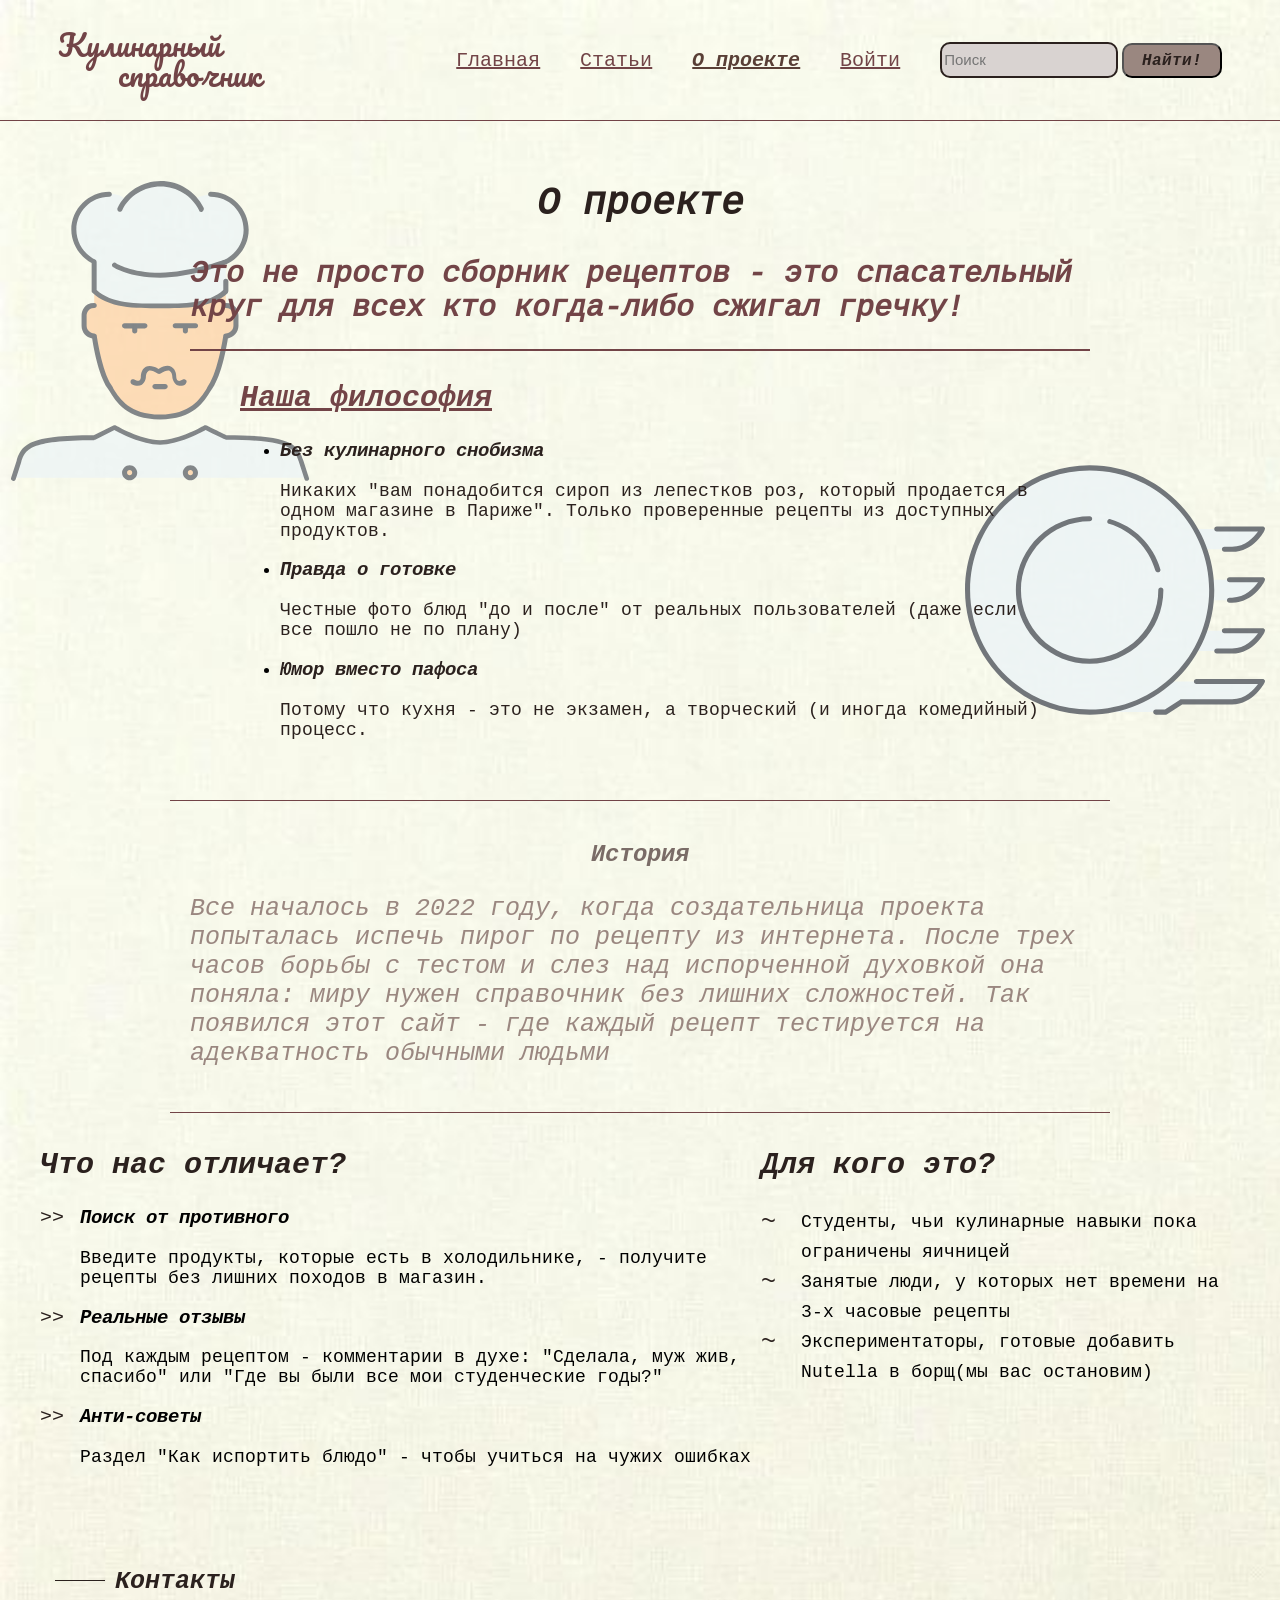
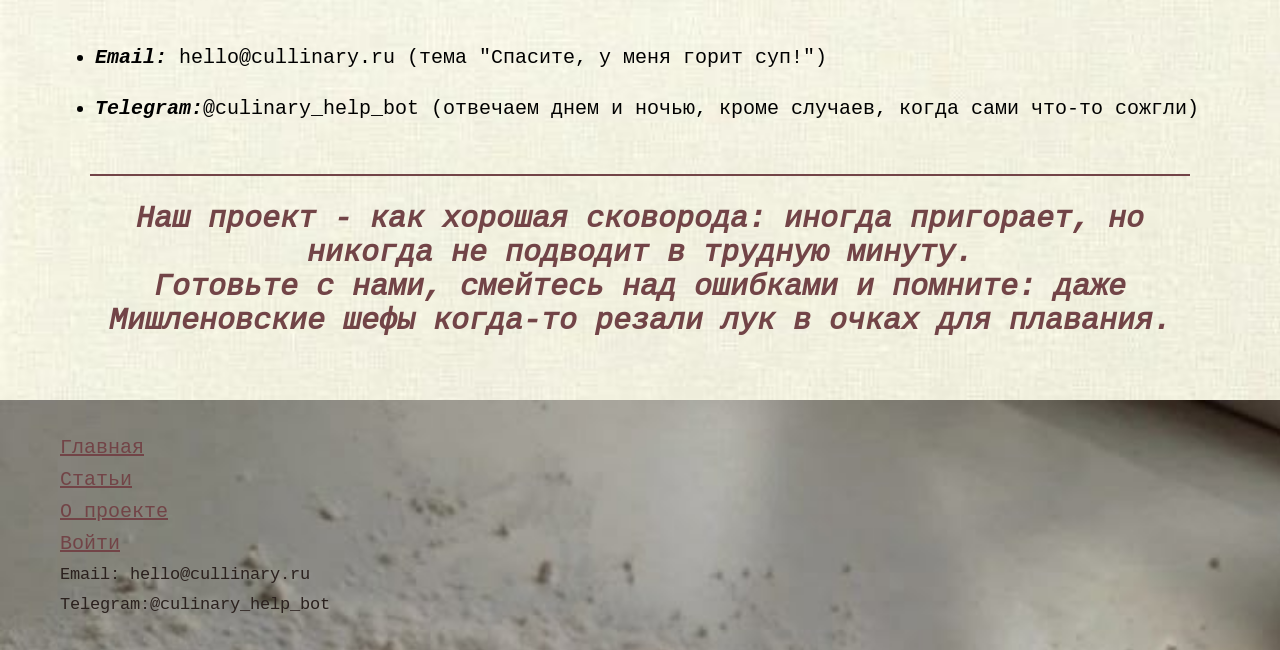
<file: about.html>
<!DOCTYPE html>
<html lang="ru">
<head>
    <meta charset="UTF-8">
    <meta name="viewport" content="width=device-width, initial-scale=1.0">
    <link rel="stylesheet" href="css/style.css">
    <title>О проекте</title>
</head>
<body>
     <header>
           
                <div class="head-info">
                    
                    <div class="culinary">
                       <p>Кулинарный <br> <span class="sprav">справочник</span></p>
                    </div>
                    
                    
    
                    <nav>
                        <ul class="menu-list"> 
                            <li class="menu-item">
                                <a class="menu-link" href="index.html">Главная</a>
                            </li>
                            <li class="menu-item">
                                <a class="menu-link" href="article.html">Статьи</a>
                            </li>
                            <li class="menu-item">
                                <a class="menu-link-active" href="about.html">О проекте</a>
                            </li>
                            <li class="menu-item">
                                <a class="menu-link" href="login.html">Войти</a>
                            </li>
							 <li class="menu-item">
                                <div class="textBox">
							<input type="text" class="searchIng"
							placeholder="Поиск">
							<button class="ing">Найти!</button>
						        </div>
                            </li>
                        </ul>
                    </nav>
                </div>
           
    
        </header>

		<section class="heading">
			<div class="container">
				<div class="head">
					<div class="page-title">
            		<h1>О проекте</h1>
            		</div>
					<h2>Это не просто сборник рецептов - это спасательный круг для всех кто когда-либо сжигал гречку!</h2>
				</div>
				
			</div>
			<div class="chef"></div>
		</section>

		<section class="philosophy">
			<div class="container-phil">
				<h2>Наша философия</h2>

				<ul class="phil-list">
					<li><h3>Без кулинарного снобизма</h3>
					<p>Никаких "вам понадобится сироп из лепестков роз, который продается в одном магазине в Париже". Только проверенные рецепты из доступных продуктов.</p></li>
					<li><h3>Правда о готовке</h3>
					<p>Честные фото блюд "до и после" от реальных пользователей (даже если все пошло не по плану)</p></li>
					<li><h3>Юмор вместо пафоса</h3>
					<p>Потому что кухня - это не экзамен, а творческий (и иногда комедийный) процесс.</p></li>
				</ul>
			</div>
			<div class="plate"></div>
		
		</section>

		

		<section class="history">			
			<div class="container-history">
				<h2>История</h2>
				<p>Все началось в 2022 году, когда создательница проекта попыталась испечь пирог по рецепту из интернета. После трех часов борьбы с тестом и слез над испорченной духовкой она поняла: миру нужен справочник без лишних сложностей. Так появился этот сайт - где каждый рецепт тестируется на адекватность обычными людьми</p></div>
		</section>

		<div class="dif-for">
			<section class="difference">
				<div class="container">
					<h2>Что нас отличает?</h2>
	
					<ul class="dif-list">
						<li><h3>Поиск от противного</h3>
						<p>Введите продукты, которые есть в холодильнике, - получите рецепты без лишних походов в магазин.</p></li>
						<li><h3>Реальные отзывы</h3>
						<p>Под каждым рецептом - комментарии в духе: "Сделала, муж жив, спасибо" или "Где вы были все мои студенческие годы?"</p></li>
						<li><h3>Анти-советы</h3>
						<p>Раздел "Как испортить блюдо" - чтобы учиться на чужих ошибках</p></li>
					</ul>
				</div>
			</section>
	
			<section class="forwho">
				<div class="container">
					<h2>Для кого это?</h2>
					<ul class="for-list">
						<li>Студенты, чьи кулинарные навыки пока ограничены яичницей</li>
						<li>Занятые люди, у которых нет времени на 3-х часовые рецепты</li>
						<li>Экспериментаторы, готовые добавить Nutella в борщ(мы вас остановим)</li>
					</ul>
				</div>
			</section>
		</div>

		<section class="kontakt">
			<div class="section-heading">
                <div class="line"></div>
                <h2>Контакты</h2>
            </div>
			<div class="container">
				<ul class="kont-list">
					<li><span class="bold">Email:</span> hello@cullinary.ru (тема "Спасите, у меня горит суп!")</li>
					<li><span class="bold">Telegram:</span>@culinary_help_bot (отвечаем днем и ночью, кроме случаев, когда сами что-то сожгли)</li>
				</ul>
			</div>
		</section>

		<section class="final">
			<div class="container-final">
				<h2>Наш проект - как хорошая сковорода: иногда пригорает, но никогда не подводит в трудную минуту. <br> Готовьте с нами, смейтесь над ошибками и помните: даже Мишленовские шефы когда-то резали лук в очках для плавания.</h2>
			</div>
		</section>

		  <footer>
         <ul class="menu-list-foot"> 
                            <li class="menu-item-foot">
                                <a class="menu-link" href="index.html">Главная</a>
                            </li>
                            <li class="menu-item-foot">
                                <a class="menu-link" href="article.html">Статьи</a>
                            </li>
                            <li class="menu-item-foot">
                                <a class="menu-link" href="about.html">О проекте</a>
                            </li>
                            <li class="menu-item-foot">
                                <a class="menu-link" href="login.html">Войти</a>
                            </li>
							<li class="menu-link-kont">
                                Email: hello@cullinary.ru
                            </li>
                            <li class="menu-link-kont">
                                Telegram:@culinary_help_bot
                            </li>
                        </ul>
    </footer>
</body>
</html>
</file>
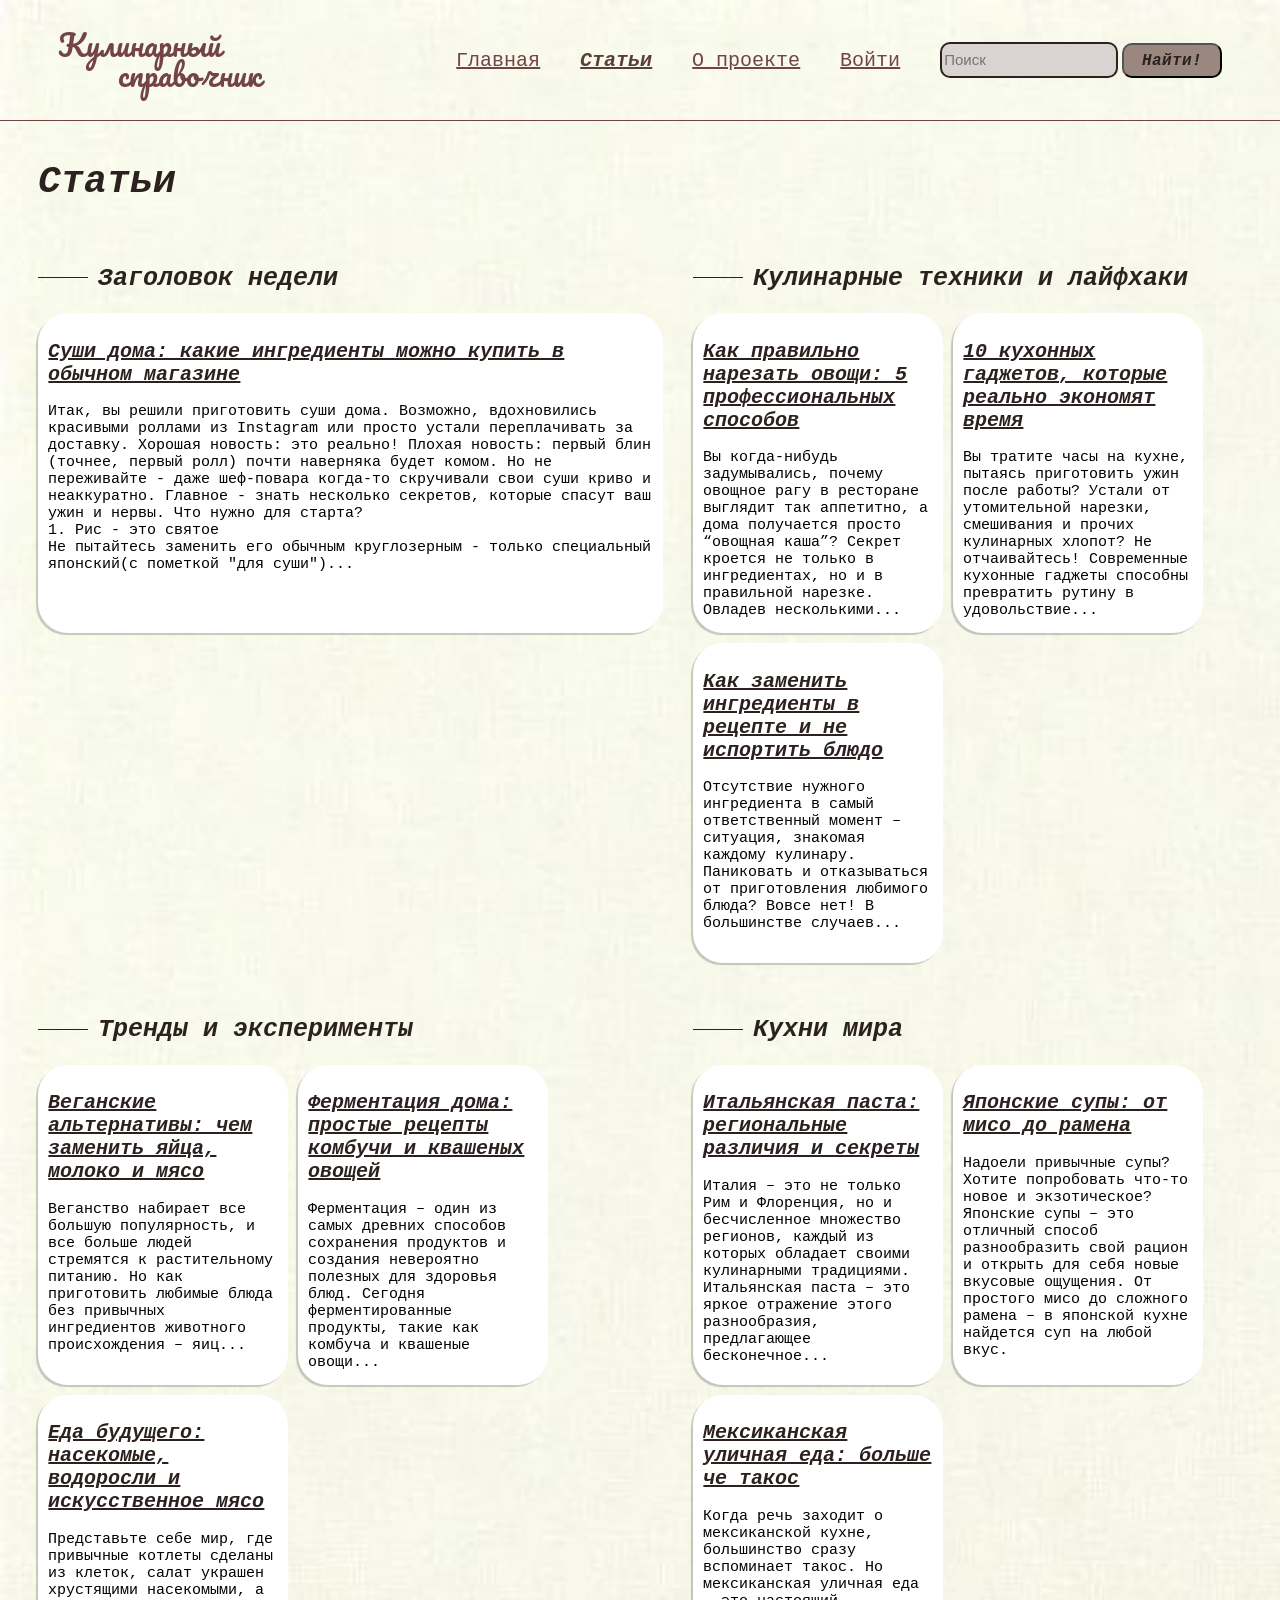
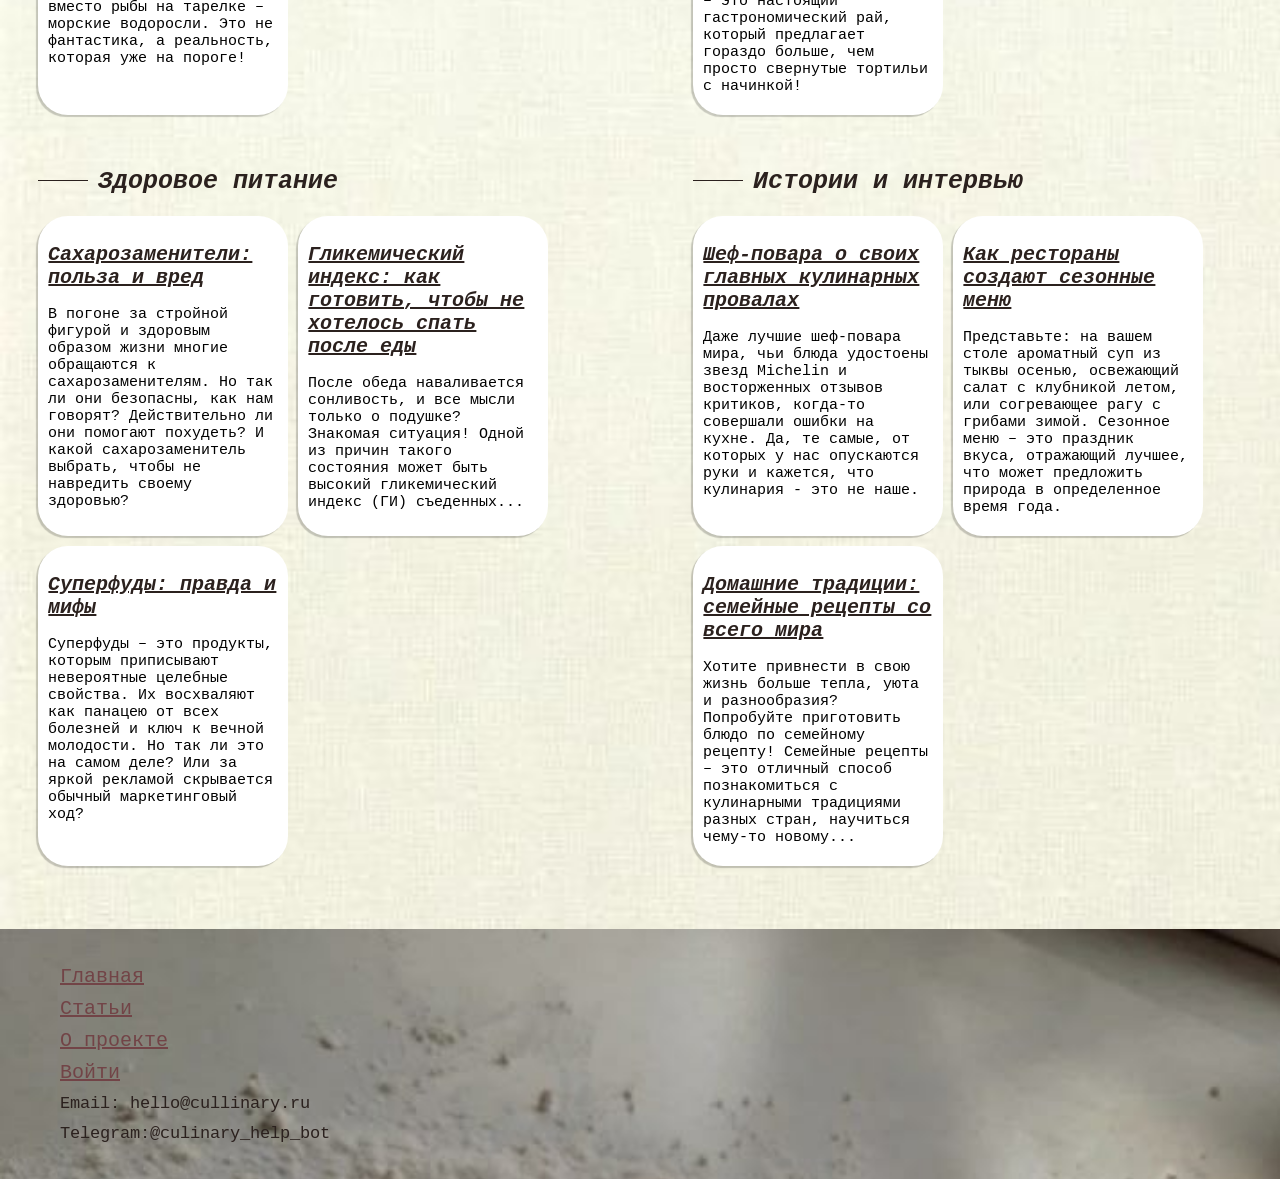
<file: article.html>
<!DOCTYPE html>
<html lang="ru">
<head>
    <meta charset="UTF-8">
    <meta name="viewport" content="width=device-width, initial-scale=1.0">
    <link rel="stylesheet" href="css/style.css">
    <title>Статьи</title>
</head>
<body>
    <header>
           
                <div class="head-info">
                    
                    <div class="culinary">
                       <p>Кулинарный <br> <span class="sprav">справочник</span></p>
                    </div>
                    
                    
    
                    <nav>
                        <ul class="menu-list"> 
                            <li class="menu-item">
                                <a class="menu-link" href="index.html">Главная</a>
                            </li>
                            <li class="menu-item">
                                <a class="menu-link-active" href="article.html">Статьи</a>
                            </li>
                            <li class="menu-item">
                                <a class="menu-link" href="about.html">О проекте</a>
                            </li>
                            <li class="menu-item">
                                <a class="menu-link" href="login.html">Войти</a>
                            </li>
                             <li class="menu-item">
                                <div class="textBox">
							<input type="text" class="searchIng"
							placeholder="Поиск">
							<button class="ing">Найти!</button>
						        </div>
                            </li>
                        </ul>
                    </nav>
                </div>
           
    
        </header>

        
        <section class="articles">
            <div class="page-title">
            <h1>Статьи</h1>
            </div>
            <div class="container-grid">
                <div class="elem">
                    <div class="title1">
                        <div class="line"></div>
                        <h2>Заголовок недели</h2>
                    </div>
                   <div class="art-card-1">
                        <a href="#"><h2>Суши дома: какие ингредиенты можно купить в обычном магазине</h2></a>
                        <p>Итак, вы решили приготовить суши дома.
    Возможно, вдохновились красивыми роллами из Instagram или просто устали переплачивать за доставку. Хорошая новость: это реально! Плохая новость: первый блин (точнее, первый ролл) почти наверняка будет комом. Но не переживайте - даже шеф-повара когда-то скручивали свои суши криво и неаккуратно. Главное - знать несколько секретов, которые спасут ваш ужин и нервы.
Что нужно для старта? <br>
1. Рис - это святое <br>
Не пытайтесь заменить его обычным круглозерным - только специальный японский(с пометкой "для суши")...</p>
                   </div>
                </div>

                <div class="elem">
                    <div class="title1">
                        <div class="line"></div>
                        <h2>Кулинарные техники и лайфхаки</h2>
                    </div>
                   <div class="art-content">
                        <div class="art-card">
                            <a href="#"><h2>Как правильно нарезать овощи: 5 профессиональных способов</h2></a>
                            <p>Вы когда-нибудь задумывались, почему овощное рагу в ресторане выглядит так аппетитно, а дома получается просто “овощная каша”? Секрет кроется не только в ингредиентах, но и в правильной нарезке. Овладев несколькими... </p>
                        </div>
                        <div class="art-card">
                            <a href="#"><h2>10 кухонных гаджетов, которые реально экономят время</h2></a>
                            <p>Вы тратите часы на кухне, пытаясь приготовить ужин после работы? Устали от утомительной нарезки, смешивания и прочих кулинарных хлопот? Не отчаивайтесь! Современные кухонные гаджеты способны превратить рутину в удовольствие... </p>
                            </div>
                        <div class="art-card">
                            <a href="#"><h2>Как заменить ингредиенты в рецепте и не испортить блюдо</h2></a>
                            <p>Отсутствие нужного ингредиента в самый ответственный момент – ситуация, знакомая каждому кулинару. Паниковать и отказываться от приготовления любимого блюда? Вовсе нет! В большинстве случаев... </p>
                        </div>
                   </div>
                    
                </div>
                <div class="elem">
                    <div class="title1">
                        <div class="line"></div>
                        <h2>Тренды и эксперименты</h2>
                    </div>
                    <div class="art-content">
                        <div class="art-card">
                            <a href="#"><h2>Веганские альтернативы: чем заменить яйца, молоко и мясо</h2></a>
                            <p>Веганство набирает все большую популярность, и все больше людей стремятся к растительному питанию. Но как приготовить любимые блюда без привычных ингредиентов животного происхождения – яиц...</p>
                        </div>
                        <div class="art-card">
                            <a href="#"><h2>Ферментация дома: простые рецепты комбучи и квашеных овощей</h2></a>
                            <p>Ферментация – один из самых древних способов сохранения продуктов и создания невероятно полезных для здоровья блюд. Сегодня ферментированные продукты, такие как комбуча и квашеные овощи...</p>
                        </div>
                        <div class="art-card">
                            <a href="#"><h2>Еда будущего: насекомые, водоросли и искусственное мясо</h2></a>
                            <p>Представьте себе мир, где привычные котлеты сделаны из клеток, салат украшен хрустящими насекомыми, а вместо рыбы на тарелке – морские водоросли. Это не фантастика, а реальность, которая уже на пороге!</p>
                        </div>
                    </div>
                </div>
                <div class="elem elem-k">
                    <div class="title1">
                        <div class="line"></div>
                        <h2>Кухни мира</h2>
                    </div>
                    <div class="art-content">
                        <div class="art-card">
                            <a href="#"><h2>Итальянская паста: региональные различия и секреты</h2></a>
                            <p>Италия – это не только Рим и Флоренция, но и бесчисленное множество регионов, каждый из которых обладает своими кулинарными традициями. Итальянская паста – это яркое отражение этого разнообразия, предлагающее бесконечное...
    
    </p>
                        </div>
                        <div class="art-card">
                            <a href="#"><h2>Японские супы: от мисо до рамена</h2></a>
                            <p>Надоели привычные супы? Хотите попробовать что-то новое и экзотическое? Японские супы – это отличный способ разнообразить свой рацион и открыть для себя новые вкусовые ощущения. От простого мисо до сложного рамена – в японской кухне найдется суп на любой вкус. </p>
                        </div>
                        <div class="art-card">
                            <a href="#"><h2>Мексиканская уличная еда: больше че такос</h2></a>
                            <p>Когда речь заходит о мексиканской кухне, большинство сразу вспоминает такос. Но мексиканская уличная еда – это настоящий гастрономический рай, который предлагает гораздо больше, чем просто свернутые тортильи с начинкой! </p>
                        </div>
                    </div>
                </div>
                <div class="elem">
                    <div class="title1">
                        <div class="line"></div>
                        <h2>Здоровое питание</h2>
                    </div>
                   <div class="art-content">
                        <div class="art-content">
                            <div class="art-card">
                                <a href="#"><h2>Сахарозаменители: польза и вред</h2></a>
                            <p>В погоне за стройной фигурой и здоровым образом жизни многие обращаются к сахарозаменителям. Но так ли они безопасны, как нам говорят? Действительно ли они помогают похудеть? И какой сахарозаменитель выбрать, чтобы не навредить своему здоровью?
        
        </p>
                            </div>
                            <div class="art-card">
                                <a href="#"><h2>Гликемический индекс: как готовить, чтобы не хотелось спать после еды</h2></a>
                                <p>После обеда наваливается сонливость, и все мысли только о подушке? Знакомая ситуация! Одной из причин такого состояния может быть высокий гликемический индекс (ГИ) съеденных...</p>
                            </div>
                            <div class="art-card">
                                <a href="#"><h2>Суперфуды: правда и мифы</h2></a>
                                <p>Суперфуды – это продукты, которым приписывают невероятные целебные свойства. Их восхваляют как панацею от всех болезней и ключ к вечной молодости. Но так ли это на самом деле? Или за яркой рекламой скрывается обычный маркетинговый ход? </p>
                            </div>
                        </div>
                   </div>
                </div>
                <div class="elem">
                    <div class="title1">
                        <div class="line"></div>
                        <h2>Истории и интервью</h2>
                    </div>

                    <div class="art-content">
                        <div class="art-card">
                            <a href="#"><h2>Шеф-повара о своих главных кулинарных провалах</h2></a>
                            <p>Даже лучшие шеф-повара мира, чьи блюда удостоены звезд Michelin и восторженных отзывов критиков, когда-то совершали ошибки на кухне. Да, те самые, от которых у нас опускаются руки и кажется, что кулинария - это не наше. </p>
                        </div>
                        <div class="art-card">
                            <a href="#"><h2>Как рестораны создают сезонные меню</h2></a>
                            <p>Представьте: на вашем столе ароматный суп из тыквы осенью, освежающий салат с клубникой летом, или согревающее рагу с грибами зимой. Сезонное меню – это праздник вкуса, отражающий лучшее, что может предложить природа в определенное время года.</p>
                        </div>
                        <div class="art-card">
                            <a href="#"><h2>Домашние традиции: семейные рецепты со всего мира</h2></a>
                            <p>Хотите привнести в свою жизнь больше тепла, уюта и разнообразия? Попробуйте приготовить блюдо по семейному рецепту! Семейные рецепты – это отличный способ познакомиться с кулинарными традициями разных стран, научиться чему-то новому...</p>
                        </div>
                    </div>
                </div>
            </div>
        </section>

         <footer>
         <ul class="menu-list-foot"> 
                            <li class="menu-item-foot">
                                <a class="menu-link" href="index.html">Главная</a>
                            </li>
                            <li class="menu-item-foot">
                                <a class="menu-link" href="article.html">Статьи</a>
                            </li>
                            <li class="menu-item-foot">
                                <a class="menu-link" href="">О проекте</a>
                            </li>
                            <li class="menu-item-foot">
                                <a class="menu-link" href="login.html">Войти</a>
                            </li>
                            <li class="menu-link-kont">
                                Email: hello@cullinary.ru
                            </li>
                            <li class="menu-link-kont">
                                Telegram:@culinary_help_bot
                            </li>
                        </ul>
    </footer>
</body>
</html>
</file>
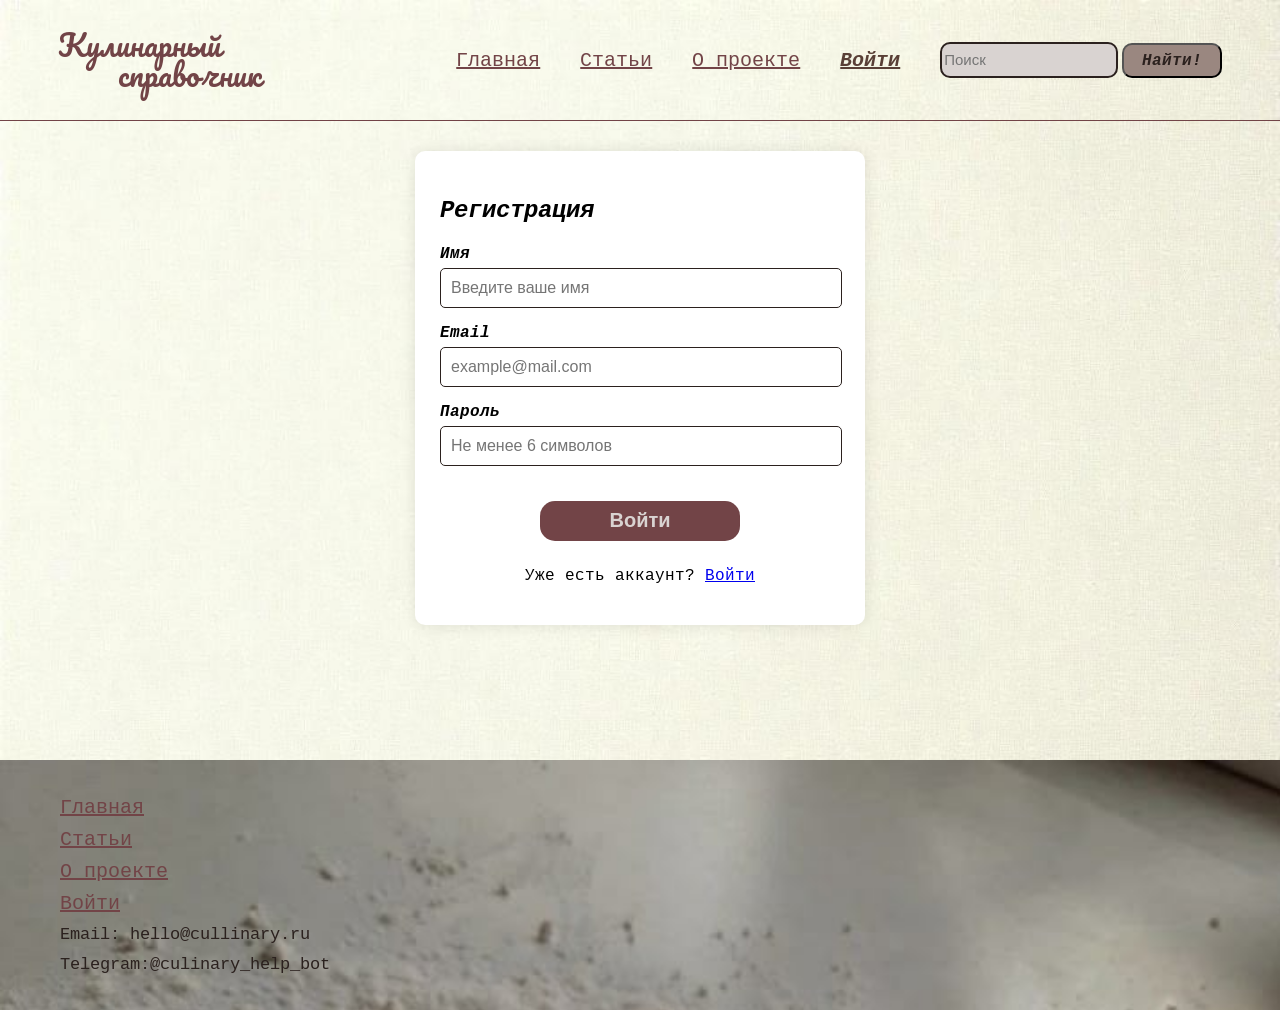
<file: login.html>
<!DOCTYPE html>
<html lang="en">
<head>
    <meta charset="UTF-8">
    <meta name="viewport" content="width=device-width, initial-scale=1.0">
    <link rel="stylesheet" href="css/style.css">
    <title>Document</title>
</head>
<body>
     <header>
           
                <div class="head-info">
                    
                    <div class="culinary">
                       <p>Кулинарный <br> <span class="sprav">справочник</span></p>
                    </div>
                    
                    
    
                    <nav>
                        <ul class="menu-list"> 
                            <li class="menu-item">
                                <a class="menu-link" href="index.html">Главная</a>
                            </li>
                            <li class="menu-item">
                                <a class="menu-link" href="article.html">Статьи</a>
                            </li>
                            <li class="menu-item">
                                <a class="menu-link" href="about.html">О проекте</a>
                            </li>
                            <li class="menu-item">
                                <a class="menu-link-active" href="login.html">Войти</a>
                            </li>
                             <li class="menu-item">
                                <div class="textBox">
							<input type="text" class="searchIng"
							placeholder="Поиск">
							<button class="ing">Найти!</button>
						        </div>
                            </li>
                        </ul>
                    </nav>
                </div>
           
    
        </header>

		<section class="login">
			<div class="container-login">
				
				<form id = "register-form" class="auth-form">
					<h1>Регистрация</h1>
					<div class="form-content">
						<div class="form-group">
							<label for="name">Имя</label>
							<input 
								type="text"
								id="name"
								name="name"
								placeholder="Введите ваше имя"
								required>
	
						<span class="error-message" id="name-err"></span>
						</div>
	
						<div class="form-group">
							<label for="email">Email</label>
							<input type="email"
							id="email"
							placeholder="example@mail.com"
							required>
	
							<span class="email-error" id="email-error"></span>
						</div>
	
						<div class="form-group">
							<label for="password">Пароль</label>
	
							<input type="password"
							id="password"
							name="password"
							placeholder="Не менее 6 символов"
							minlength="6"
							required>
	
							<span class="error-message" id="password-error"></span>
						</div>
					</div>

					<button class="reg-btn">Войти</button>

					<p class="login-link">Уже есть аккаунт?  <a href="/login.html">Войти</a></p>
				</form>
			</div>
		</section>

		  <footer>
         <ul class="menu-list-foot"> 
                            <li class="menu-item-foot">
                                <a class="menu-link" href="index.html">Главная</a>
                            </li>
                            <li class="menu-item-foot">
                                <a class="menu-link" href="article.html">Статьи</a>
                            </li>
                            <li class="menu-item-foot">
                                <a class="menu-link" href="about.html">О проекте</a>
                            </li>
                            <li class="menu-item-foot">
                                <a class="menu-link" href="login.html">Войти</a>
                            </li>
                            <li class="menu-link-kont">
                                Email: hello@cullinary.ru
                            </li>
                            <li class="menu-link-kont">
                                Telegram:@culinary_help_bot
                            </li>
                        </ul>
    </footer>

        
</body>
</html>
</file>
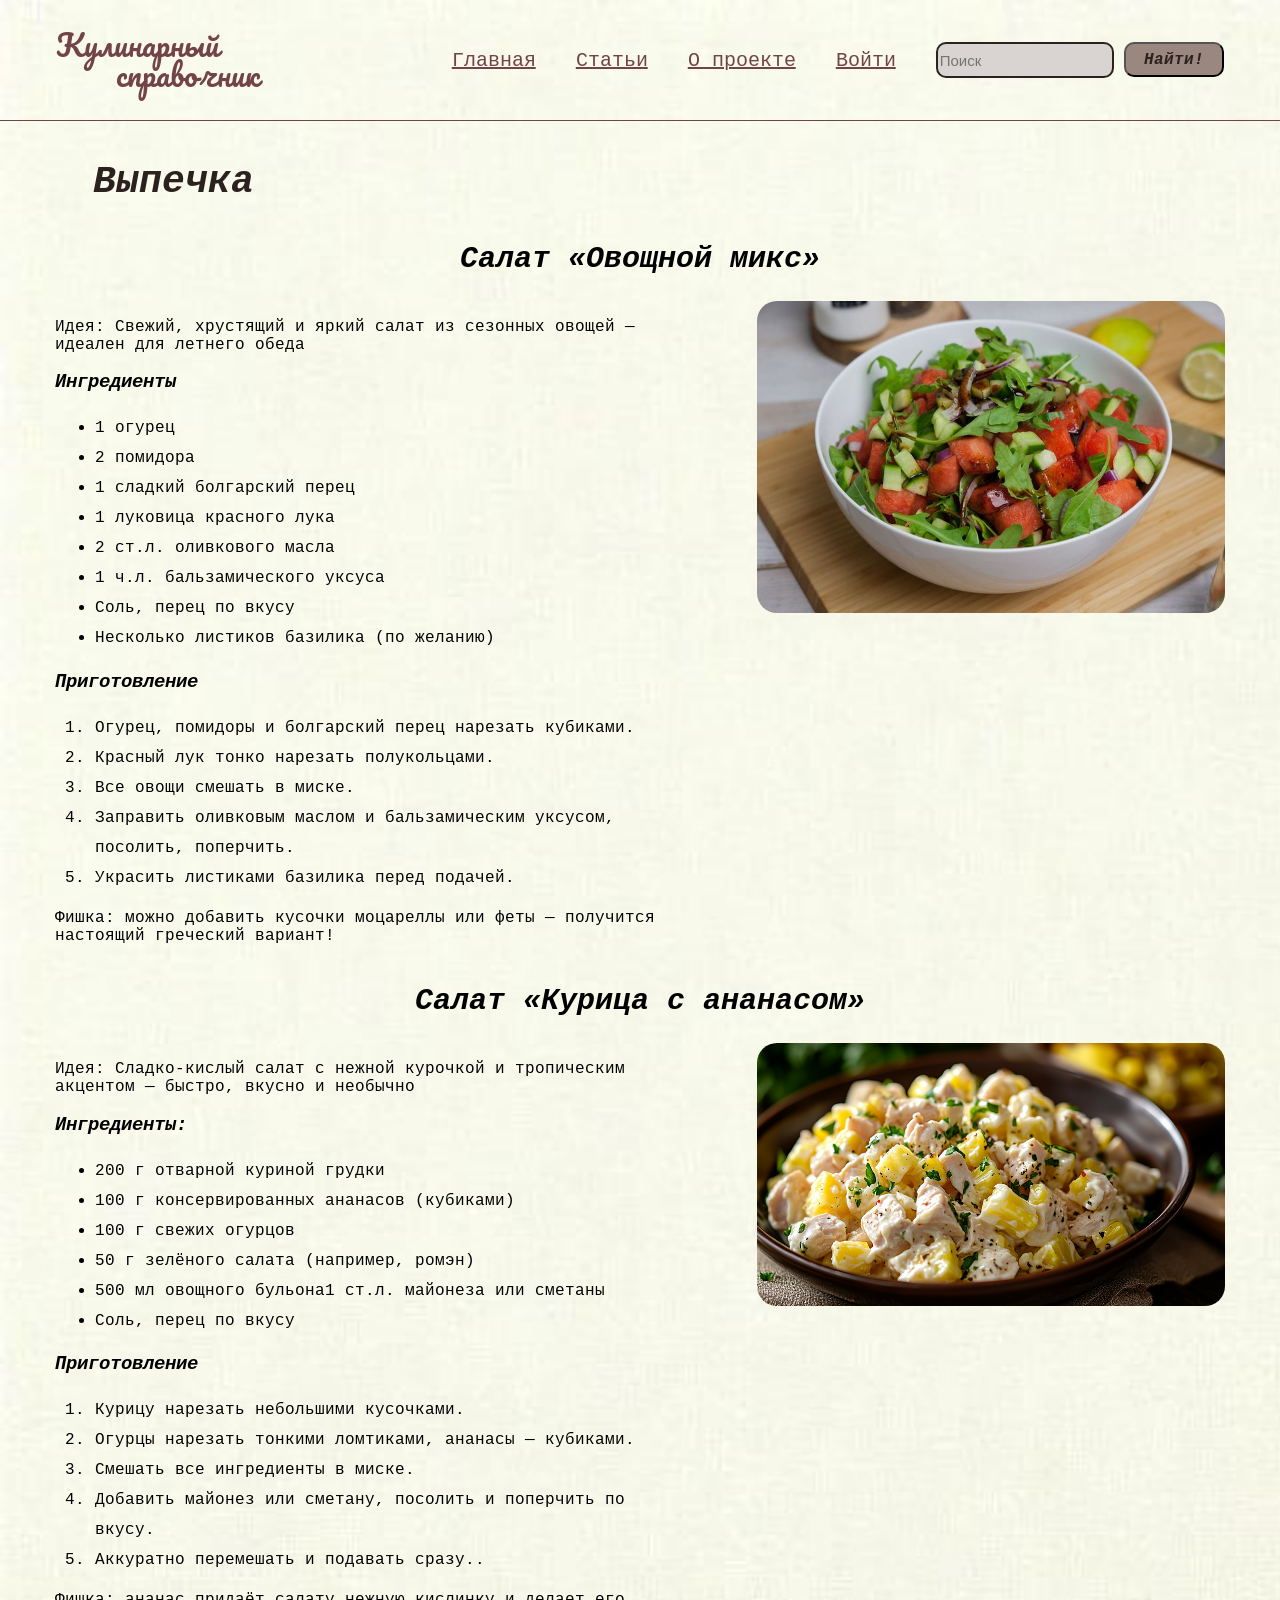
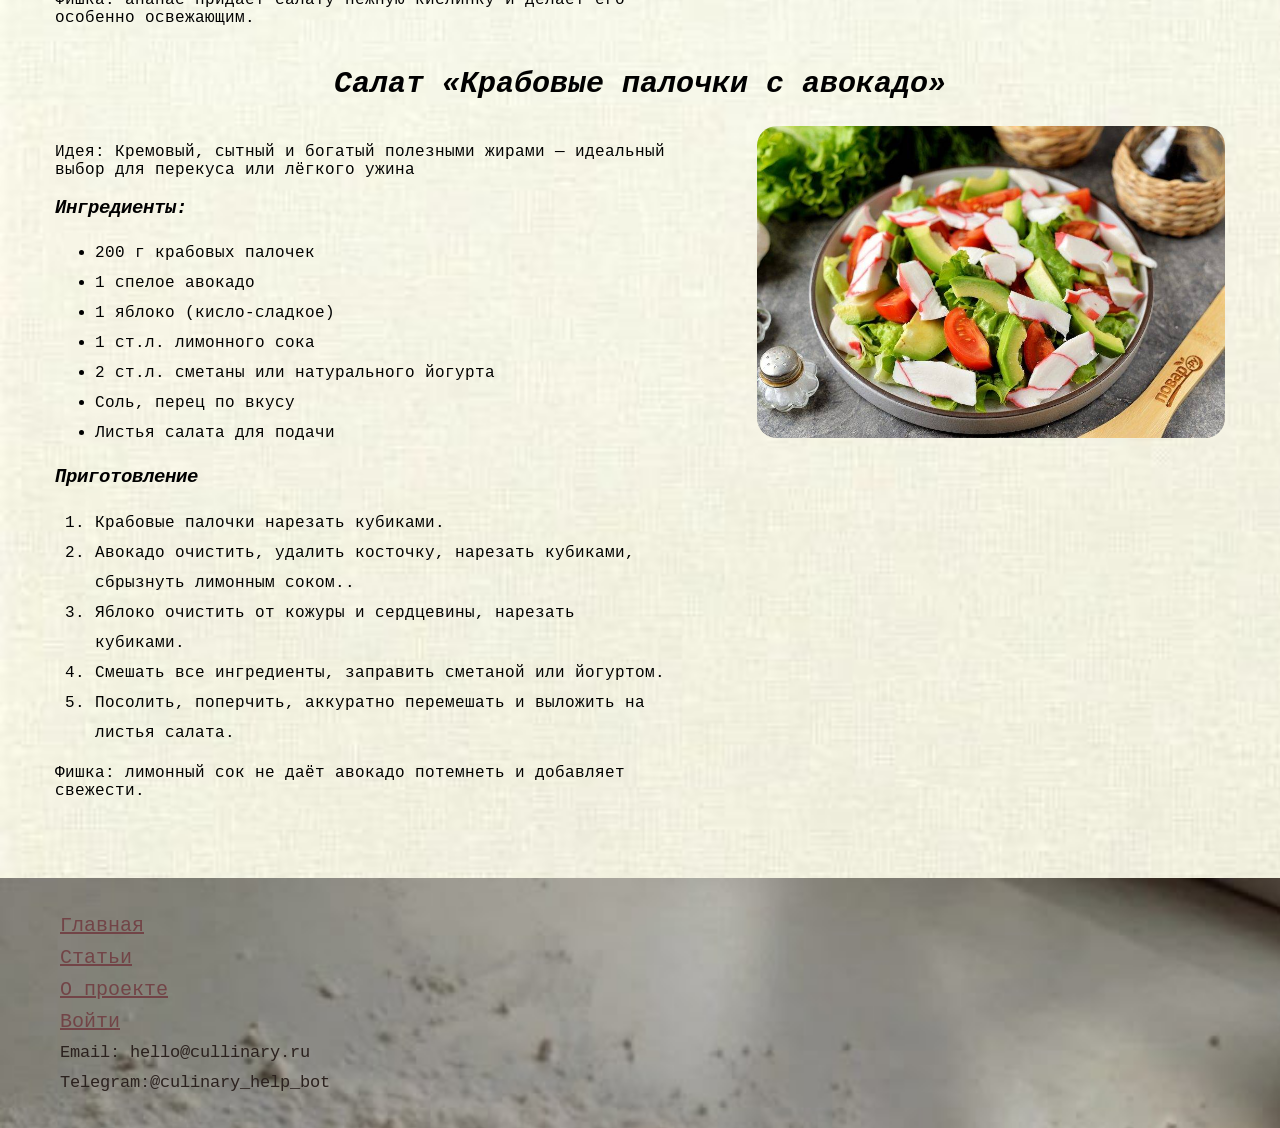
<file: categories/bake-recipe.html>
<!DOCTYPE html>
<html lang="en">
<head>
    <meta charset="UTF-8">
    <meta name="viewport" content="width=device-width, initial-scale=1.0">
    <link rel="stylesheet" href="/css/style.css">
    <title>Выпечка</title>
</head>
<body>
    <header>
           
                <div class="head-info">
                    
                    <div class="culinary">
                       <p>Кулинарный <br> <span class="sprav">справочник</span></p>
                    </div>
                    
                    
    
                    <nav>
                        <ul class="menu-list"> 
                            <li class="menu-item">
                                <a class="menu-link" href="/index.html">Главная</a>
                            </li>
                            <li class="menu-item">
                                <a class="menu-link" href="/article.html">Статьи</a>
                            </li>
                            <li class="menu-item">
                                <a class="menu-link" href="/about.html">О проекте</a>
                            </li>
                            <li class="menu-item">
                                <a class="menu-link" href="/login.html">Войти</a>
                            </li>
							 <li class="menu-item">
                                <div class="search-form">
							<input type="text" class="searchIng"
							placeholder="Поиск">
							<button class="ing">Найти!</button>
						        </div>
                            </li>
                        </ul>
                    </nav>
                </div>
           
    
        </header>

		<section class="sup1">

		<div class="container">
			<div class="page-title">
            	<h2>Выпечка</h2>
            </div>
				
	<div class="sup-recipes">
		<h2>Салат «Овощной микс»</h2>
					<div class="recipe">
						
						<div class="recipe-desc">
							
							<p>Идея: Свежий, хрустящий и яркий салат из сезонных овощей — идеален для летнего обеда</p>
							<h3>Ингредиенты</h3>
							<ul class="ing-list">
								<li class="ing-item">1 огурец</li>
								<li class="ing-item">2 помидора</li>
								<li class="ing-item">1 сладкий болгарский перец</li>
								<li class="ing-item">1 луковица красного лука</li>
								<li class="ing-item">2 ст.л. оливкового масла</li>
								<li class="ing-item">1 ч.л. бальзамического уксуса</li>
								<li class="ing-item">Соль, перец по вкусу</li>
                                <li class="ing-item">Несколько листиков базилика (по желанию)</li>
							</ul>
							<h3>Приготовление</h3>
							<ol class="cook-list">
								<li class="cook-item">Огурец, помидоры и болгарский перец нарезать кубиками.</li>
								<li class="cook-item">Красный лук тонко нарезать полукольцами.</li>
								<li class="cook-item">Все овощи смешать в миске.</li>
								<li class="cook-item">Заправить оливковым маслом и бальзамическим уксусом, посолить, поперчить.</li>
                                <li class="cook-item">Украсить листиками базилика перед подачей.</li>
							</ol>
							<p>Фишка: можно добавить кусочки моцареллы или феты — получится настоящий греческий вариант!</p>
						</div>
						<img src="/img/VegMix.jpg" alt="">
					</div>
					
					<h2>Салат «Курица с ананасом»</h2>
					<div class="recipe">
						
						<div class="recipe-desc">
							<p>Идея: Сладко-кислый салат с нежной курочкой и тропическим акцентом — быстро, вкусно и необычно</p>
							<h3>Ингредиенты:</h3>
							<ul class="ing-list">
								<li class="ing-item">200 г отварной куриной грудки</li>
								<li class="ing-item">100 г консервированных ананасов (кубиками)</li>
								<li class="ing-item">100 г свежих огурцов</li>
								<li class="ing-item">50 г зелёного салата (например, ромэн)</li>
								<li class="ing-item">500 мл овощного бульона1 ст.л. майонеза или сметаны</li>
								<li class="ing-item">Соль, перец по вкусу</li>
							</ul>
							<h3>Приготовление</h3>
							<ol class="cook-list">
								<li class="cook-item">Курицу нарезать небольшими кусочками.</li>
								<li class="cook-item">Огурцы нарезать тонкими ломтиками, ананасы — кубиками.</li>
								<li class="cook-item">Смешать все ингредиенты в миске.</li>
                                <li class="cook-item">Добавить майонез или сметану, посолить и поперчить по вкусу.</li>
								<li class="cook-item">Аккуратно перемешать и подавать сразу..</li>
							</ol>
							<p>Фишка: ананас придаёт салату нежную кислинку и делает его особенно освежающим.</p>
						</div>
						<img src="/img/ChickenAnanas.png" alt="">
					</div>
					
					<h2>Салат «Крабовые палочки с авокадо»</h2>
					<div class="recipe">
						
						<div class="recipe-desc">
							<p>Идея: Кремовый, сытный и богатый полезными жирами — идеальный выбор для перекуса или лёгкого ужина</p>
							<h3>Ингредиенты:</h3>
							<ul class="ing-list">
								<li class="ing-item">200 г крабовых палочек</li>
								<li class="ing-item">1 спелое авокадо</li>
								<li class="ing-item">1 яблоко (кисло-сладкое)</li>
								<li class="ing-item">1 ст.л. лимонного сока</li>
								<li class="ing-item">2 ст.л. сметаны или натурального йогурта</li>
                                <li class="ing-item">Соль, перец по вкусу</li>
								<li class="ing-item">Листья салата для подачи</li>
							</ul>
							<h3>Приготовление</h3>
							<ol class="cook-list">
								<li class="cook-item">Крабовые палочки нарезать кубиками.</li>
								<li class="cook-item">Авокадо очистить, удалить косточку, нарезать кубиками, сбрызнуть лимонным соком..</li>
								<li class="cook-item">Яблоко очистить от кожуры и сердцевины, нарезать кубиками.</li>
                                <li class="cook-item">Смешать все ингредиенты, заправить сметаной или йогуртом.</li>
								<li class="cook-item">Посолить, поперчить, аккуратно перемешать и выложить на листья салата.</li>
							</ol>
							<p>Фишка: лимонный сок не даёт авокадо потемнеть и добавляет свежести.</p>
						</div>
						<img src="/img/CrabStick.jpg" alt="">
					</div>
	</div>

				
		</div>
		</section>

		 <footer>
         <ul class="menu-list-foot"> 
                            <li class="menu-item-foot">
                                <a class="menu-link" href="/index.html">Главная</a>
                            </li>
                            <li class="menu-item-foot">
                                <a class="menu-link" href="/article.html">Статьи</a>
                            </li>
                            <li class="menu-item-foot">
                                <a class="menu-link" href="/about.html">О проекте</a>
                            </li>
                            <li class="menu-item-foot">
                                <a class="menu-link" href="/login.html">Войти</a>
                            </li>
							<li class="menu-link-kont">
                                Email: hello@cullinary.ru
                            </li>
                            <li class="menu-link-kont">
                                Telegram:@culinary_help_bot
                            </li>
                        </ul>
    </footer>
</body>
</html>
</file>
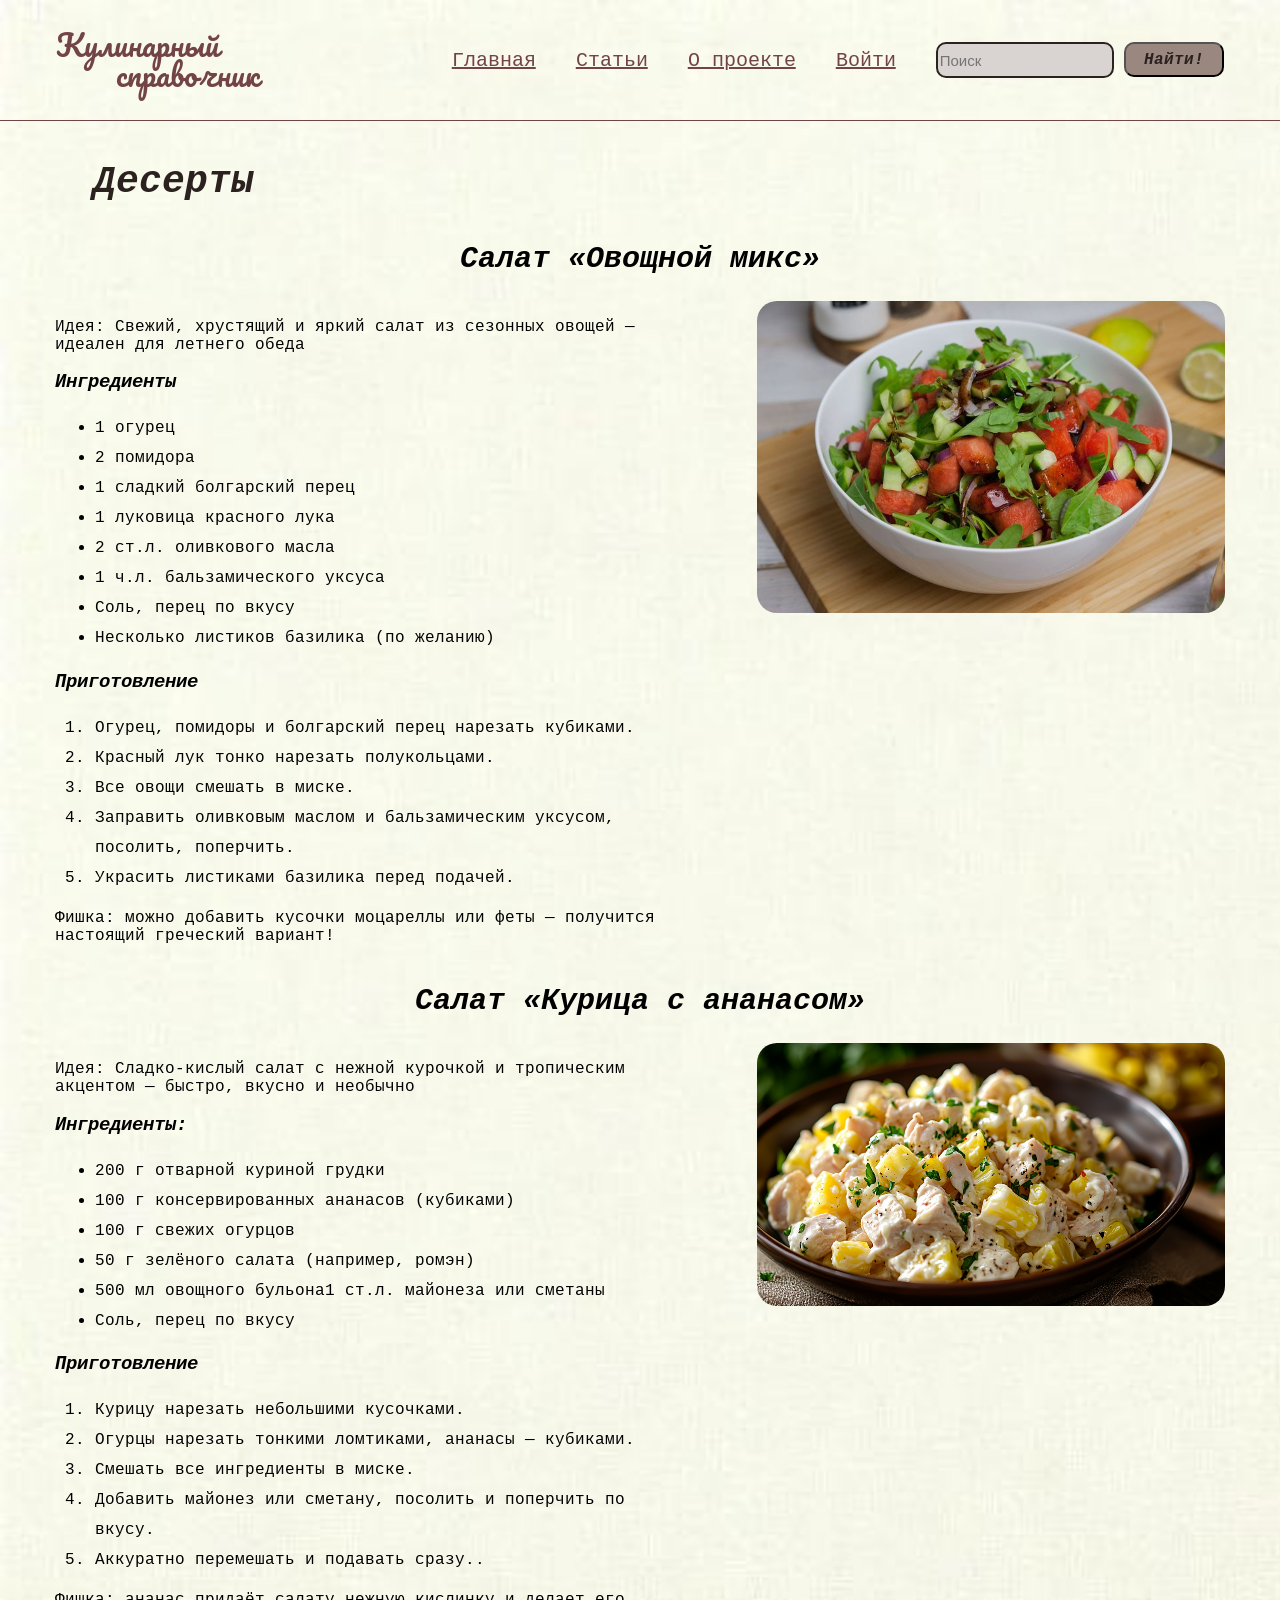
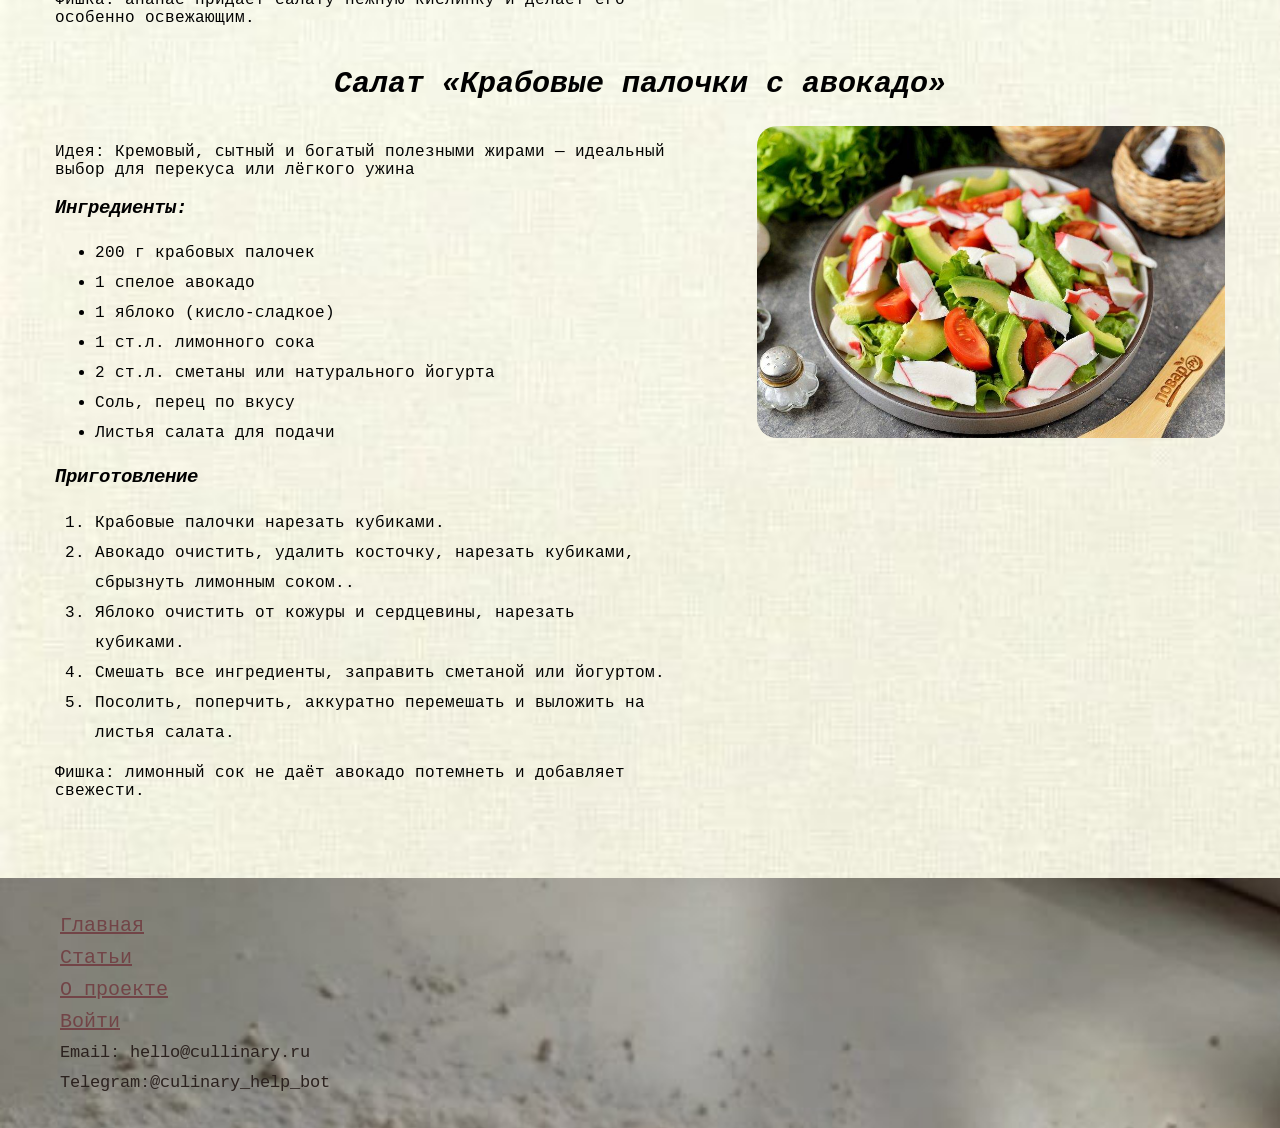
<file: categories/desert-recipe.html>
<!DOCTYPE html>
<html lang="en">
<head>
    <meta charset="UTF-8">
    <meta name="viewport" content="width=device-width, initial-scale=1.0">
    <link rel="stylesheet" href="/css/style.css">
    <title>Салаты</title>
</head>
<body>
    <header>
           
                <div class="head-info">
                    
                    <div class="culinary">
                       <p>Кулинарный <br> <span class="sprav">справочник</span></p>
                    </div>
                    
                    
    
                    <nav>
                        <ul class="menu-list"> 
                            <li class="menu-item">
                                <a class="menu-link" href="/index.html">Главная</a>
                            </li>
                            <li class="menu-item">
                                <a class="menu-link" href="/article.html">Статьи</a>
                            </li>
                            <li class="menu-item">
                                <a class="menu-link" href="/about.html">О проекте</a>
                            </li>
                            <li class="menu-item">
                                <a class="menu-link" href="/login.html">Войти</a>
                            </li>
							 <li class="menu-item">
                                <div class="search-form">
							<input type="text" class="searchIng"
							placeholder="Поиск">
							<button class="ing">Найти!</button>
						        </div>
                            </li>
                        </ul>
                    </nav>
                </div>
           
    
        </header>

		<section class="sup1">

		<div class="container">
			<div class="page-title">
            	<h2>Десерты</h2>
            </div>
				
	<div class="sup-recipes">
		<h2>Салат «Овощной микс»</h2>
					<div class="recipe">
						
						<div class="recipe-desc">
							
							<p>Идея: Свежий, хрустящий и яркий салат из сезонных овощей — идеален для летнего обеда</p>
							<h3>Ингредиенты</h3>
							<ul class="ing-list">
								<li class="ing-item">1 огурец</li>
								<li class="ing-item">2 помидора</li>
								<li class="ing-item">1 сладкий болгарский перец</li>
								<li class="ing-item">1 луковица красного лука</li>
								<li class="ing-item">2 ст.л. оливкового масла</li>
								<li class="ing-item">1 ч.л. бальзамического уксуса</li>
								<li class="ing-item">Соль, перец по вкусу</li>
                                <li class="ing-item">Несколько листиков базилика (по желанию)</li>
							</ul>
							<h3>Приготовление</h3>
							<ol class="cook-list">
								<li class="cook-item">Огурец, помидоры и болгарский перец нарезать кубиками.</li>
								<li class="cook-item">Красный лук тонко нарезать полукольцами.</li>
								<li class="cook-item">Все овощи смешать в миске.</li>
								<li class="cook-item">Заправить оливковым маслом и бальзамическим уксусом, посолить, поперчить.</li>
                                <li class="cook-item">Украсить листиками базилика перед подачей.</li>
							</ol>
							<p>Фишка: можно добавить кусочки моцареллы или феты — получится настоящий греческий вариант!</p>
						</div>
						<img src="/img/VegMix.jpg" alt="">
					</div>
					
					<h2>Салат «Курица с ананасом»</h2>
					<div class="recipe">
						
						<div class="recipe-desc">
							<p>Идея: Сладко-кислый салат с нежной курочкой и тропическим акцентом — быстро, вкусно и необычно</p>
							<h3>Ингредиенты:</h3>
							<ul class="ing-list">
								<li class="ing-item">200 г отварной куриной грудки</li>
								<li class="ing-item">100 г консервированных ананасов (кубиками)</li>
								<li class="ing-item">100 г свежих огурцов</li>
								<li class="ing-item">50 г зелёного салата (например, ромэн)</li>
								<li class="ing-item">500 мл овощного бульона1 ст.л. майонеза или сметаны</li>
								<li class="ing-item">Соль, перец по вкусу</li>
							</ul>
							<h3>Приготовление</h3>
							<ol class="cook-list">
								<li class="cook-item">Курицу нарезать небольшими кусочками.</li>
								<li class="cook-item">Огурцы нарезать тонкими ломтиками, ананасы — кубиками.</li>
								<li class="cook-item">Смешать все ингредиенты в миске.</li>
                                <li class="cook-item">Добавить майонез или сметану, посолить и поперчить по вкусу.</li>
								<li class="cook-item">Аккуратно перемешать и подавать сразу..</li>
							</ol>
							<p>Фишка: ананас придаёт салату нежную кислинку и делает его особенно освежающим.</p>
						</div>
						<img src="/img/ChickenAnanas.png" alt="">
					</div>
					
					<h2>Салат «Крабовые палочки с авокадо»</h2>
					<div class="recipe">
						
						<div class="recipe-desc">
							<p>Идея: Кремовый, сытный и богатый полезными жирами — идеальный выбор для перекуса или лёгкого ужина</p>
							<h3>Ингредиенты:</h3>
							<ul class="ing-list">
								<li class="ing-item">200 г крабовых палочек</li>
								<li class="ing-item">1 спелое авокадо</li>
								<li class="ing-item">1 яблоко (кисло-сладкое)</li>
								<li class="ing-item">1 ст.л. лимонного сока</li>
								<li class="ing-item">2 ст.л. сметаны или натурального йогурта</li>
                                <li class="ing-item">Соль, перец по вкусу</li>
								<li class="ing-item">Листья салата для подачи</li>
							</ul>
							<h3>Приготовление</h3>
							<ol class="cook-list">
								<li class="cook-item">Крабовые палочки нарезать кубиками.</li>
								<li class="cook-item">Авокадо очистить, удалить косточку, нарезать кубиками, сбрызнуть лимонным соком..</li>
								<li class="cook-item">Яблоко очистить от кожуры и сердцевины, нарезать кубиками.</li>
                                <li class="cook-item">Смешать все ингредиенты, заправить сметаной или йогуртом.</li>
								<li class="cook-item">Посолить, поперчить, аккуратно перемешать и выложить на листья салата.</li>
							</ol>
							<p>Фишка: лимонный сок не даёт авокадо потемнеть и добавляет свежести.</p>
						</div>
						<img src="/img/CrabStick.jpg" alt="">
					</div>
	</div>

				
		</div>
		</section>

		 <footer>
         <ul class="menu-list-foot"> 
                            <li class="menu-item-foot">
                                <a class="menu-link" href="/index.html">Главная</a>
                            </li>
                            <li class="menu-item-foot">
                                <a class="menu-link" href="/article.html">Статьи</a>
                            </li>
                            <li class="menu-item-foot">
                                <a class="menu-link" href="/about.html">О проекте</a>
                            </li>
                            <li class="menu-item-foot">
                                <a class="menu-link" href="/login.html">Войти</a>
                            </li>
							<li class="menu-link-kont">
                                Email: hello@cullinary.ru
                            </li>
                            <li class="menu-link-kont">
                                Telegram:@culinary_help_bot
                            </li>
                        </ul>
    </footer>
</body>
</html>
</file>
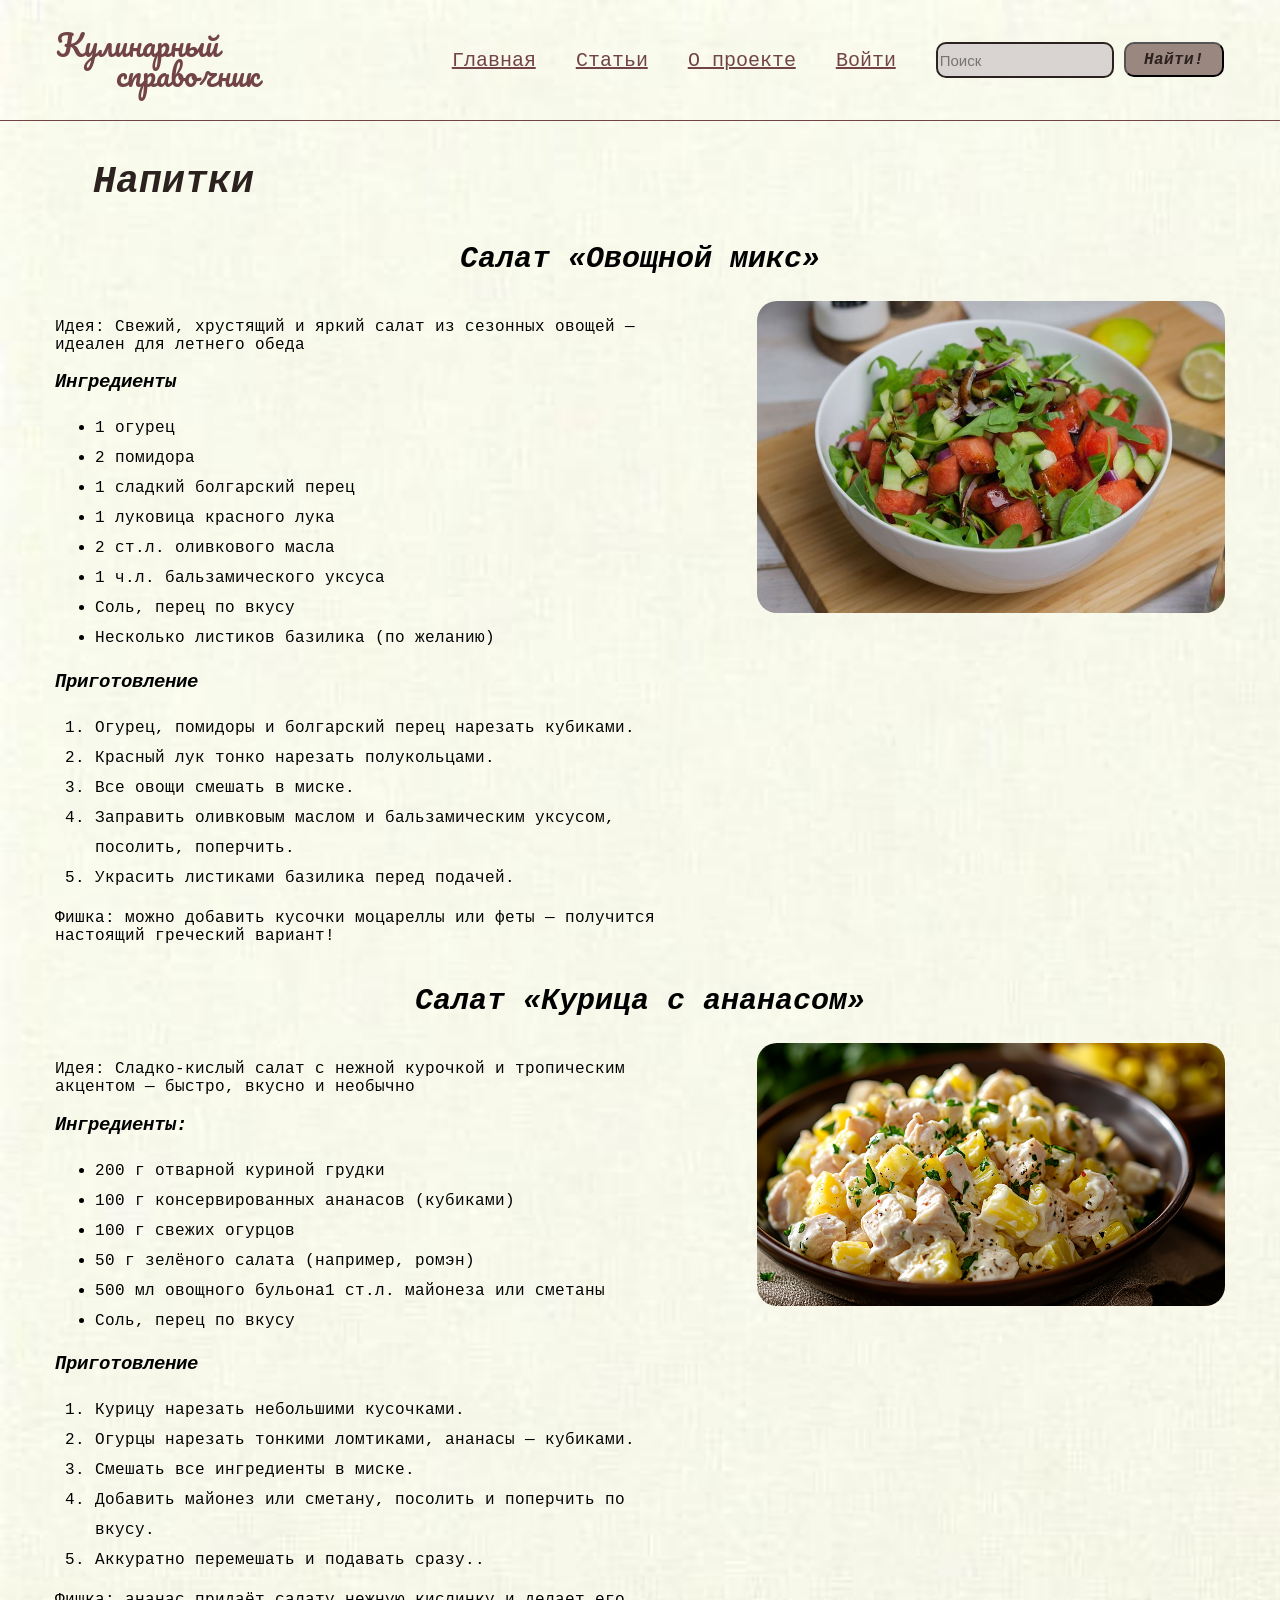
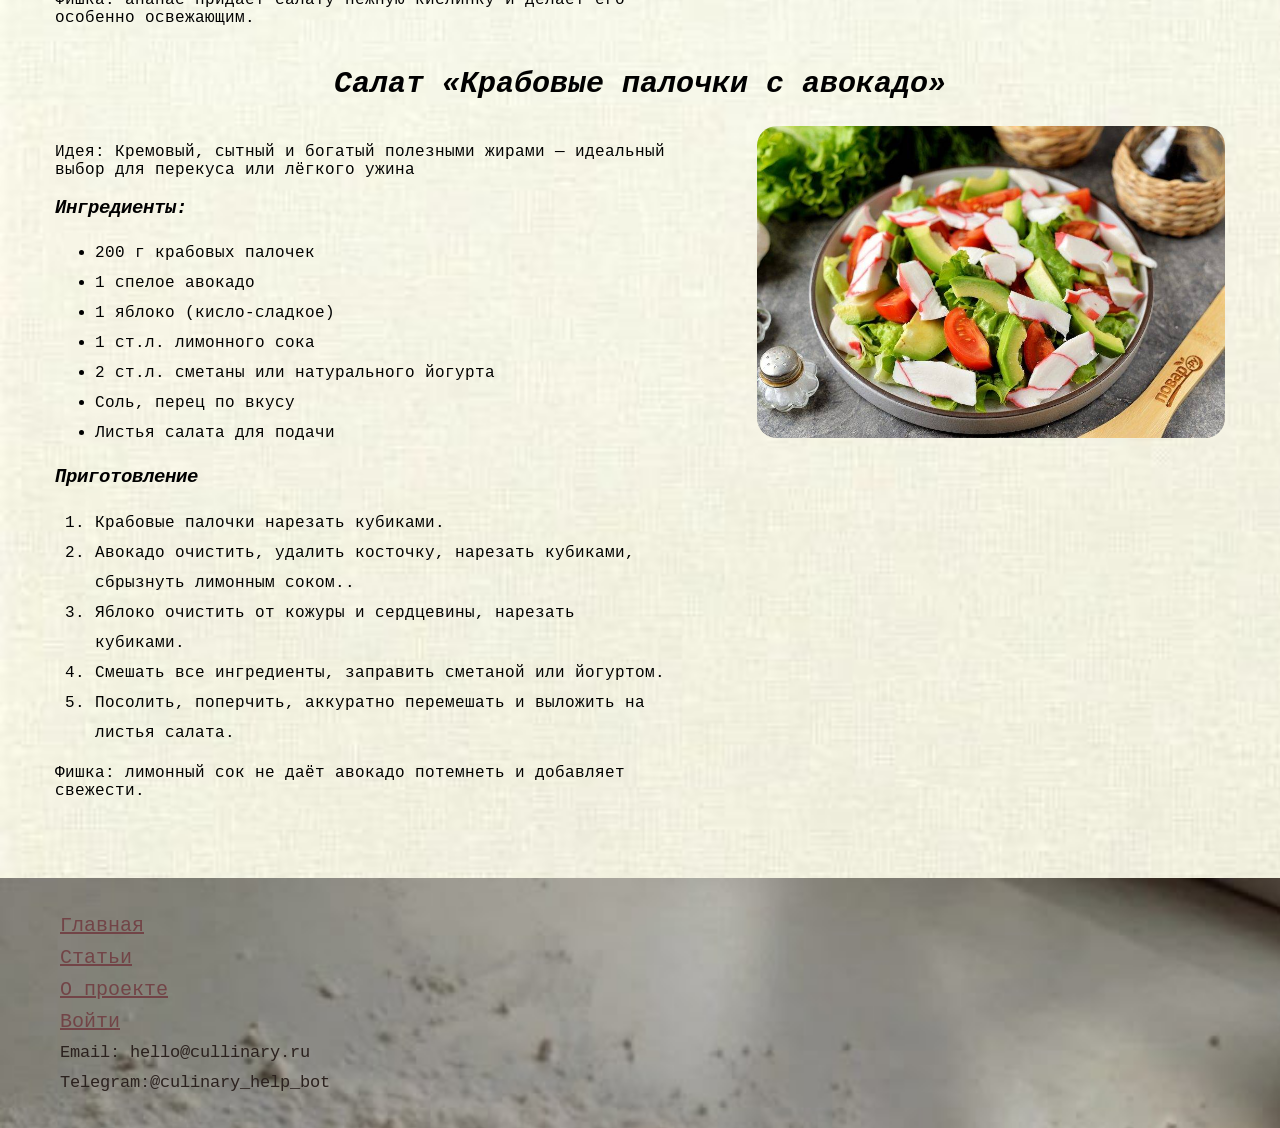
<file: categories/drink-recipe.html>
<!DOCTYPE html>
<html lang="en">
<head>
    <meta charset="UTF-8">
    <meta name="viewport" content="width=device-width, initial-scale=1.0">
    <link rel="stylesheet" href="/css/style.css">
    <title>Напитки</title>
</head>
<body>
    <header>
           
                <div class="head-info">
                    
                    <div class="culinary">
                       <p>Кулинарный <br> <span class="sprav">справочник</span></p>
                    </div>
                    
                    
    
                    <nav>
                        <ul class="menu-list"> 
                            <li class="menu-item">
                                <a class="menu-link" href="/index.html">Главная</a>
                            </li>
                            <li class="menu-item">
                                <a class="menu-link" href="/article.html">Статьи</a>
                            </li>
                            <li class="menu-item">
                                <a class="menu-link" href="/about.html">О проекте</a>
                            </li>
                            <li class="menu-item">
                                <a class="menu-link" href="/login.html">Войти</a>
                            </li>
							 <li class="menu-item">
                                <div class="search-form">
							<input type="text" class="searchIng"
							placeholder="Поиск">
							<button class="ing">Найти!</button>
						        </div>
                            </li>
                        </ul>
                    </nav>
                </div>
           
    
        </header>

		<section class="sup1">

		<div class="container">
			<div class="page-title">
            	<h2>Напитки</h2>
            </div>
				
	<div class="sup-recipes">
		<h2>Салат «Овощной микс»</h2>
					<div class="recipe">
						
						<div class="recipe-desc">
							
							<p>Идея: Свежий, хрустящий и яркий салат из сезонных овощей — идеален для летнего обеда</p>
							<h3>Ингредиенты</h3>
							<ul class="ing-list">
								<li class="ing-item">1 огурец</li>
								<li class="ing-item">2 помидора</li>
								<li class="ing-item">1 сладкий болгарский перец</li>
								<li class="ing-item">1 луковица красного лука</li>
								<li class="ing-item">2 ст.л. оливкового масла</li>
								<li class="ing-item">1 ч.л. бальзамического уксуса</li>
								<li class="ing-item">Соль, перец по вкусу</li>
                                <li class="ing-item">Несколько листиков базилика (по желанию)</li>
							</ul>
							<h3>Приготовление</h3>
							<ol class="cook-list">
								<li class="cook-item">Огурец, помидоры и болгарский перец нарезать кубиками.</li>
								<li class="cook-item">Красный лук тонко нарезать полукольцами.</li>
								<li class="cook-item">Все овощи смешать в миске.</li>
								<li class="cook-item">Заправить оливковым маслом и бальзамическим уксусом, посолить, поперчить.</li>
                                <li class="cook-item">Украсить листиками базилика перед подачей.</li>
							</ol>
							<p>Фишка: можно добавить кусочки моцареллы или феты — получится настоящий греческий вариант!</p>
						</div>
						<img src="/img/VegMix.jpg" alt="">
					</div>
					
					<h2>Салат «Курица с ананасом»</h2>
					<div class="recipe">
						
						<div class="recipe-desc">
							<p>Идея: Сладко-кислый салат с нежной курочкой и тропическим акцентом — быстро, вкусно и необычно</p>
							<h3>Ингредиенты:</h3>
							<ul class="ing-list">
								<li class="ing-item">200 г отварной куриной грудки</li>
								<li class="ing-item">100 г консервированных ананасов (кубиками)</li>
								<li class="ing-item">100 г свежих огурцов</li>
								<li class="ing-item">50 г зелёного салата (например, ромэн)</li>
								<li class="ing-item">500 мл овощного бульона1 ст.л. майонеза или сметаны</li>
								<li class="ing-item">Соль, перец по вкусу</li>
							</ul>
							<h3>Приготовление</h3>
							<ol class="cook-list">
								<li class="cook-item">Курицу нарезать небольшими кусочками.</li>
								<li class="cook-item">Огурцы нарезать тонкими ломтиками, ананасы — кубиками.</li>
								<li class="cook-item">Смешать все ингредиенты в миске.</li>
                                <li class="cook-item">Добавить майонез или сметану, посолить и поперчить по вкусу.</li>
								<li class="cook-item">Аккуратно перемешать и подавать сразу..</li>
							</ol>
							<p>Фишка: ананас придаёт салату нежную кислинку и делает его особенно освежающим.</p>
						</div>
						<img src="/img/ChickenAnanas.png" alt="">
					</div>
					
					<h2>Салат «Крабовые палочки с авокадо»</h2>
					<div class="recipe">
						
						<div class="recipe-desc">
							<p>Идея: Кремовый, сытный и богатый полезными жирами — идеальный выбор для перекуса или лёгкого ужина</p>
							<h3>Ингредиенты:</h3>
							<ul class="ing-list">
								<li class="ing-item">200 г крабовых палочек</li>
								<li class="ing-item">1 спелое авокадо</li>
								<li class="ing-item">1 яблоко (кисло-сладкое)</li>
								<li class="ing-item">1 ст.л. лимонного сока</li>
								<li class="ing-item">2 ст.л. сметаны или натурального йогурта</li>
                                <li class="ing-item">Соль, перец по вкусу</li>
								<li class="ing-item">Листья салата для подачи</li>
							</ul>
							<h3>Приготовление</h3>
							<ol class="cook-list">
								<li class="cook-item">Крабовые палочки нарезать кубиками.</li>
								<li class="cook-item">Авокадо очистить, удалить косточку, нарезать кубиками, сбрызнуть лимонным соком..</li>
								<li class="cook-item">Яблоко очистить от кожуры и сердцевины, нарезать кубиками.</li>
                                <li class="cook-item">Смешать все ингредиенты, заправить сметаной или йогуртом.</li>
								<li class="cook-item">Посолить, поперчить, аккуратно перемешать и выложить на листья салата.</li>
							</ol>
							<p>Фишка: лимонный сок не даёт авокадо потемнеть и добавляет свежести.</p>
						</div>
						<img src="/img/CrabStick.jpg" alt="">
					</div>
	</div>

				
		</div>
		</section>

		 <footer>
         <ul class="menu-list-foot"> 
                            <li class="menu-item-foot">
                                <a class="menu-link" href="/index.html">Главная</a>
                            </li>
                            <li class="menu-item-foot">
                                <a class="menu-link" href="/article.html">Статьи</a>
                            </li>
                            <li class="menu-item-foot">
                                <a class="menu-link" href="/about.html">О проекте</a>
                            </li>
                            <li class="menu-item-foot">
                                <a class="menu-link" href="/login.html">Войти</a>
                            </li>
							<li class="menu-link-kont">
                                Email: hello@cullinary.ru
                            </li>
                            <li class="menu-link-kont">
                                Telegram:@culinary_help_bot
                            </li>
                        </ul>
    </footer>
</body>
</html>
</file>
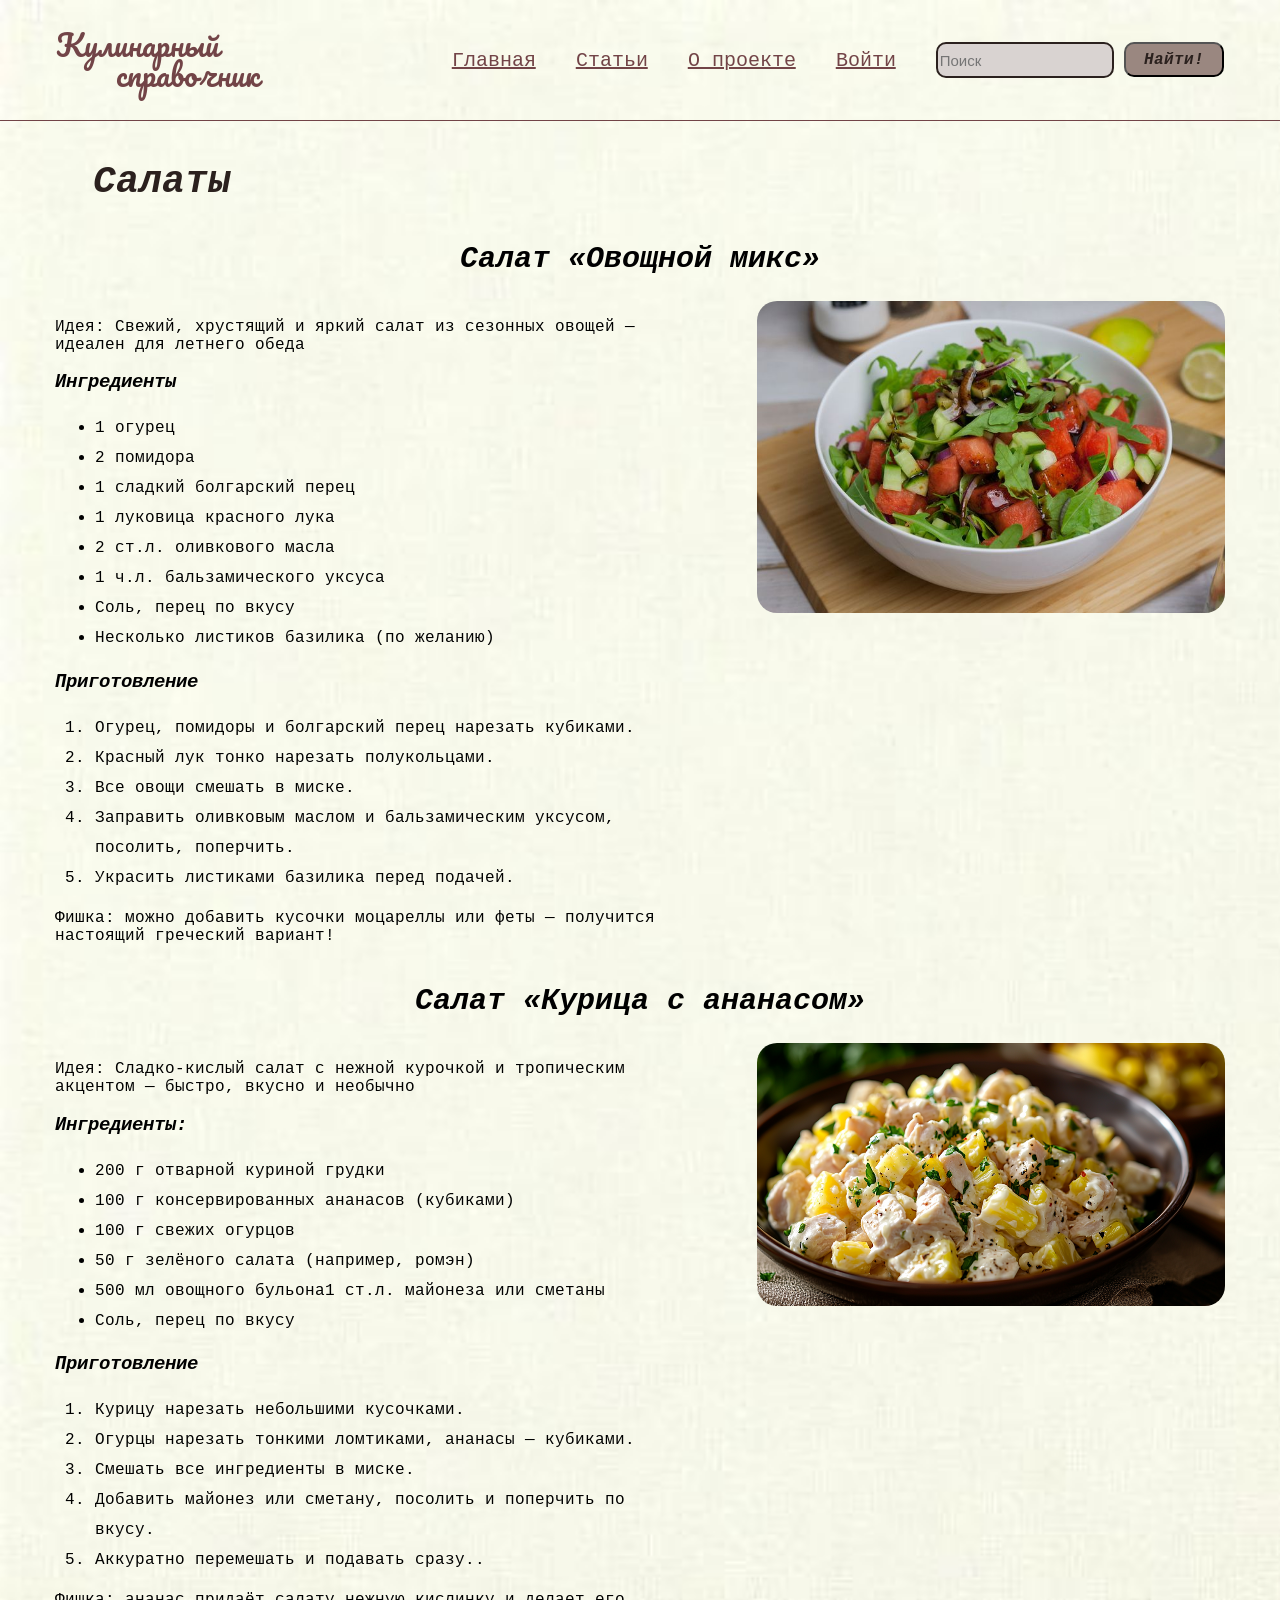
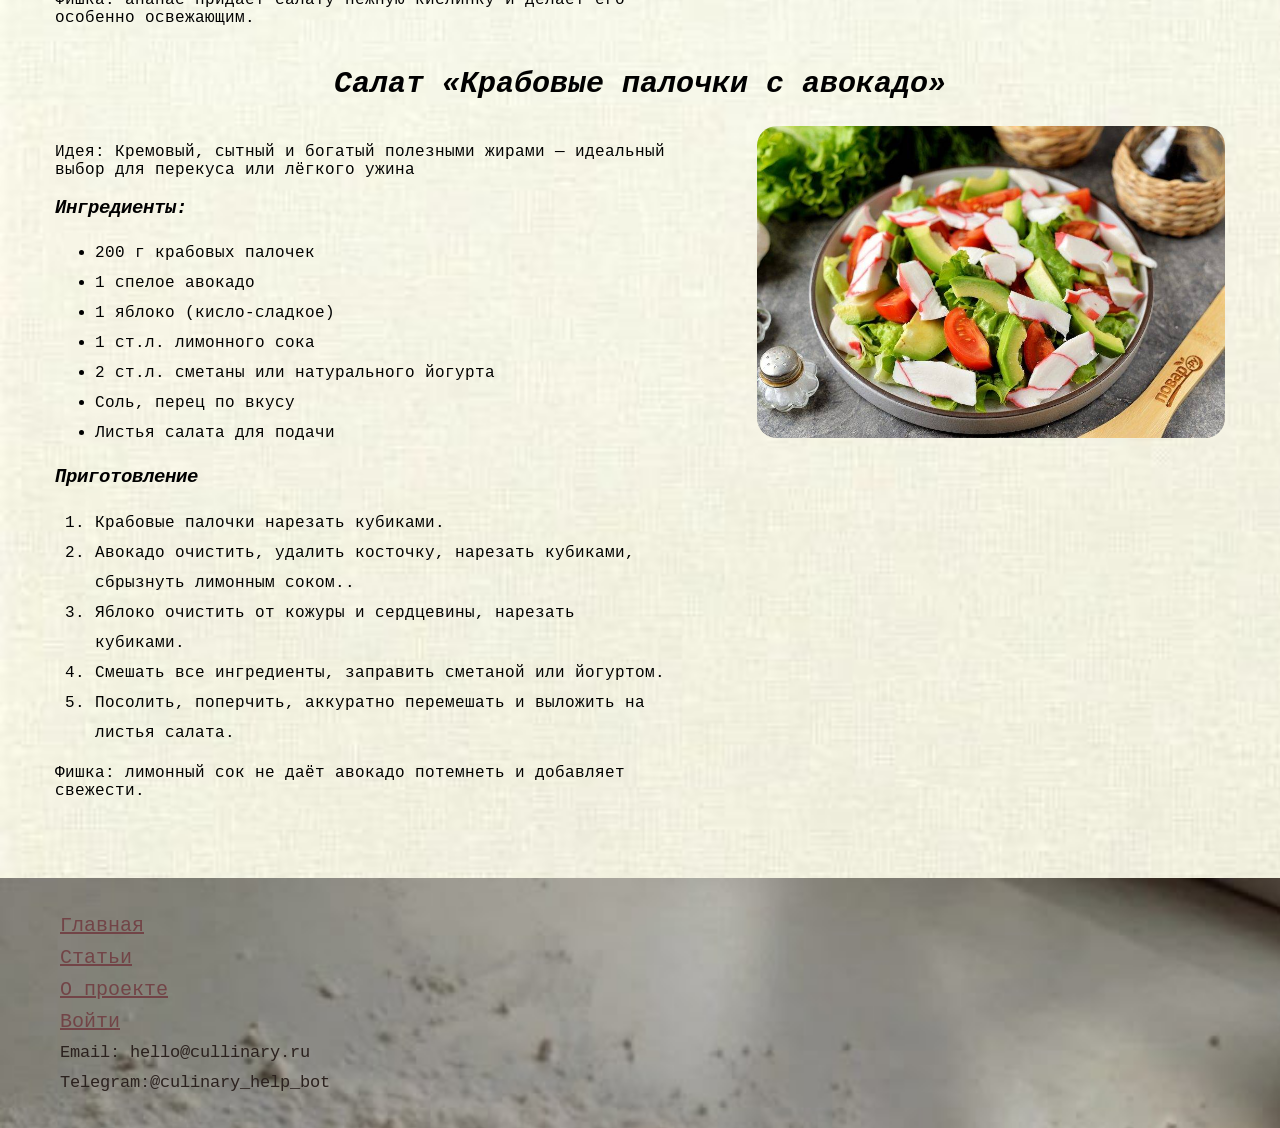
<file: categories/salad-recipe.html>
<!DOCTYPE html>
<html lang="en">
<head>
    <meta charset="UTF-8">
    <meta name="viewport" content="width=device-width, initial-scale=1.0">
    <link rel="stylesheet" href="/css/style.css">
    <title>Салаты</title>
</head>
<body>
    <header>
           
                <div class="head-info">
                    
                    <div class="culinary">
                       <p>Кулинарный <br> <span class="sprav">справочник</span></p>
                    </div>
                    
                    
    
                    <nav>
                        <ul class="menu-list"> 
                            <li class="menu-item">
                                <a class="menu-link" href="/index.html">Главная</a>
                            </li>
                            <li class="menu-item">
                                <a class="menu-link" href="/article.html">Статьи</a>
                            </li>
                            <li class="menu-item">
                                <a class="menu-link" href="/about.html">О проекте</a>
                            </li>
                            <li class="menu-item">
                                <a class="menu-link" href="/login.html">Войти</a>
                            </li>
							 <li class="menu-item">
                                <div class="search-form">
							<input type="text" class="searchIng"
							placeholder="Поиск">
							<button class="ing">Найти!</button>
						        </div>
                            </li>
                        </ul>
                    </nav>
                </div>
           
    
        </header>

		<section class="sup1">

		<div class="container">
			<div class="page-title">
            	<h2>Салаты</h2>
            </div>
				
	<div class="sup-recipes">
		<h2>Салат «Овощной микс»</h2>
					<div class="recipe">
						
						<div class="recipe-desc">
							
							<p>Идея: Свежий, хрустящий и яркий салат из сезонных овощей — идеален для летнего обеда</p>
							<h3>Ингредиенты</h3>
							<ul class="ing-list">
								<li class="ing-item">1 огурец</li>
								<li class="ing-item">2 помидора</li>
								<li class="ing-item">1 сладкий болгарский перец</li>
								<li class="ing-item">1 луковица красного лука</li>
								<li class="ing-item">2 ст.л. оливкового масла</li>
								<li class="ing-item">1 ч.л. бальзамического уксуса</li>
								<li class="ing-item">Соль, перец по вкусу</li>
                                <li class="ing-item">Несколько листиков базилика (по желанию)</li>
							</ul>
							<h3>Приготовление</h3>
							<ol class="cook-list">
								<li class="cook-item">Огурец, помидоры и болгарский перец нарезать кубиками.</li>
								<li class="cook-item">Красный лук тонко нарезать полукольцами.</li>
								<li class="cook-item">Все овощи смешать в миске.</li>
								<li class="cook-item">Заправить оливковым маслом и бальзамическим уксусом, посолить, поперчить.</li>
                                <li class="cook-item">Украсить листиками базилика перед подачей.</li>
							</ol>
							<p>Фишка: можно добавить кусочки моцареллы или феты — получится настоящий греческий вариант!</p>
						</div>
						<img src="/img/VegMix.jpg" alt="">
					</div>
					
					<h2>Салат «Курица с ананасом»</h2>
					<div class="recipe">
						
						<div class="recipe-desc">
							<p>Идея: Сладко-кислый салат с нежной курочкой и тропическим акцентом — быстро, вкусно и необычно</p>
							<h3>Ингредиенты:</h3>
							<ul class="ing-list">
								<li class="ing-item">200 г отварной куриной грудки</li>
								<li class="ing-item">100 г консервированных ананасов (кубиками)</li>
								<li class="ing-item">100 г свежих огурцов</li>
								<li class="ing-item">50 г зелёного салата (например, ромэн)</li>
								<li class="ing-item">500 мл овощного бульона1 ст.л. майонеза или сметаны</li>
								<li class="ing-item">Соль, перец по вкусу</li>
							</ul>
							<h3>Приготовление</h3>
							<ol class="cook-list">
								<li class="cook-item">Курицу нарезать небольшими кусочками.</li>
								<li class="cook-item">Огурцы нарезать тонкими ломтиками, ананасы — кубиками.</li>
								<li class="cook-item">Смешать все ингредиенты в миске.</li>
                                <li class="cook-item">Добавить майонез или сметану, посолить и поперчить по вкусу.</li>
								<li class="cook-item">Аккуратно перемешать и подавать сразу..</li>
							</ol>
							<p>Фишка: ананас придаёт салату нежную кислинку и делает его особенно освежающим.</p>
						</div>
						<img src="/img/ChickenAnanas.png" alt="">
					</div>
					
					<h2>Салат «Крабовые палочки с авокадо»</h2>
					<div class="recipe">
						
						<div class="recipe-desc">
							<p>Идея: Кремовый, сытный и богатый полезными жирами — идеальный выбор для перекуса или лёгкого ужина</p>
							<h3>Ингредиенты:</h3>
							<ul class="ing-list">
								<li class="ing-item">200 г крабовых палочек</li>
								<li class="ing-item">1 спелое авокадо</li>
								<li class="ing-item">1 яблоко (кисло-сладкое)</li>
								<li class="ing-item">1 ст.л. лимонного сока</li>
								<li class="ing-item">2 ст.л. сметаны или натурального йогурта</li>
                                <li class="ing-item">Соль, перец по вкусу</li>
								<li class="ing-item">Листья салата для подачи</li>
							</ul>
							<h3>Приготовление</h3>
							<ol class="cook-list">
								<li class="cook-item">Крабовые палочки нарезать кубиками.</li>
								<li class="cook-item">Авокадо очистить, удалить косточку, нарезать кубиками, сбрызнуть лимонным соком..</li>
								<li class="cook-item">Яблоко очистить от кожуры и сердцевины, нарезать кубиками.</li>
                                <li class="cook-item">Смешать все ингредиенты, заправить сметаной или йогуртом.</li>
								<li class="cook-item">Посолить, поперчить, аккуратно перемешать и выложить на листья салата.</li>
							</ol>
							<p>Фишка: лимонный сок не даёт авокадо потемнеть и добавляет свежести.</p>
						</div>
						<img src="/img/CrabStick.jpg" alt="">
					</div>
	</div>

				
		</div>
		</section>

		 <footer>
         <ul class="menu-list-foot"> 
                            <li class="menu-item-foot">
                                <a class="menu-link" href="/index.html">Главная</a>
                            </li>
                            <li class="menu-item-foot">
                                <a class="menu-link" href="/article.html">Статьи</a>
                            </li>
                            <li class="menu-item-foot">
                                <a class="menu-link" href="/about.html">О проекте</a>
                            </li>
                            <li class="menu-item-foot">
                                <a class="menu-link" href="/login.html">Войти</a>
                            </li>
							<li class="menu-link-kont">
                                Email: hello@cullinary.ru
                            </li>
                            <li class="menu-link-kont">
                                Telegram:@culinary_help_bot
                            </li>
                        </ul>
    </footer>
</body>
</html>
</file>
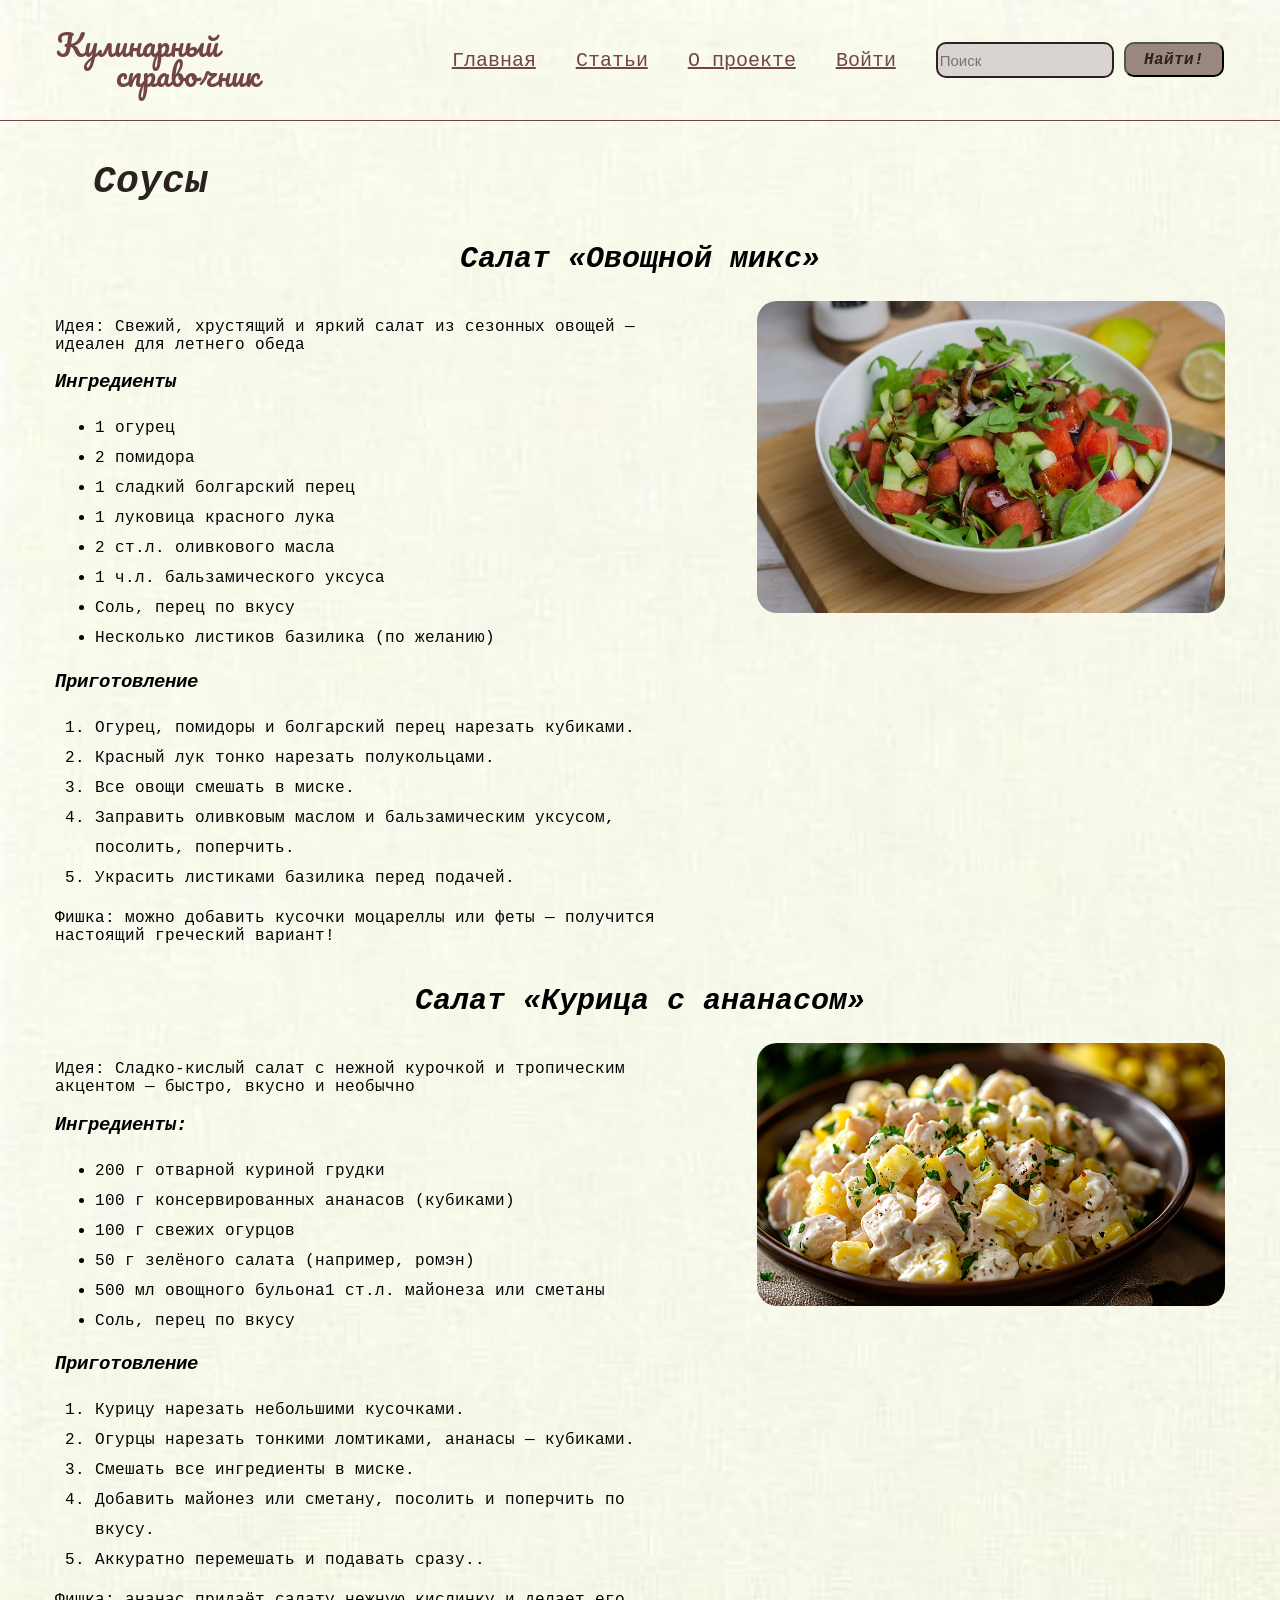
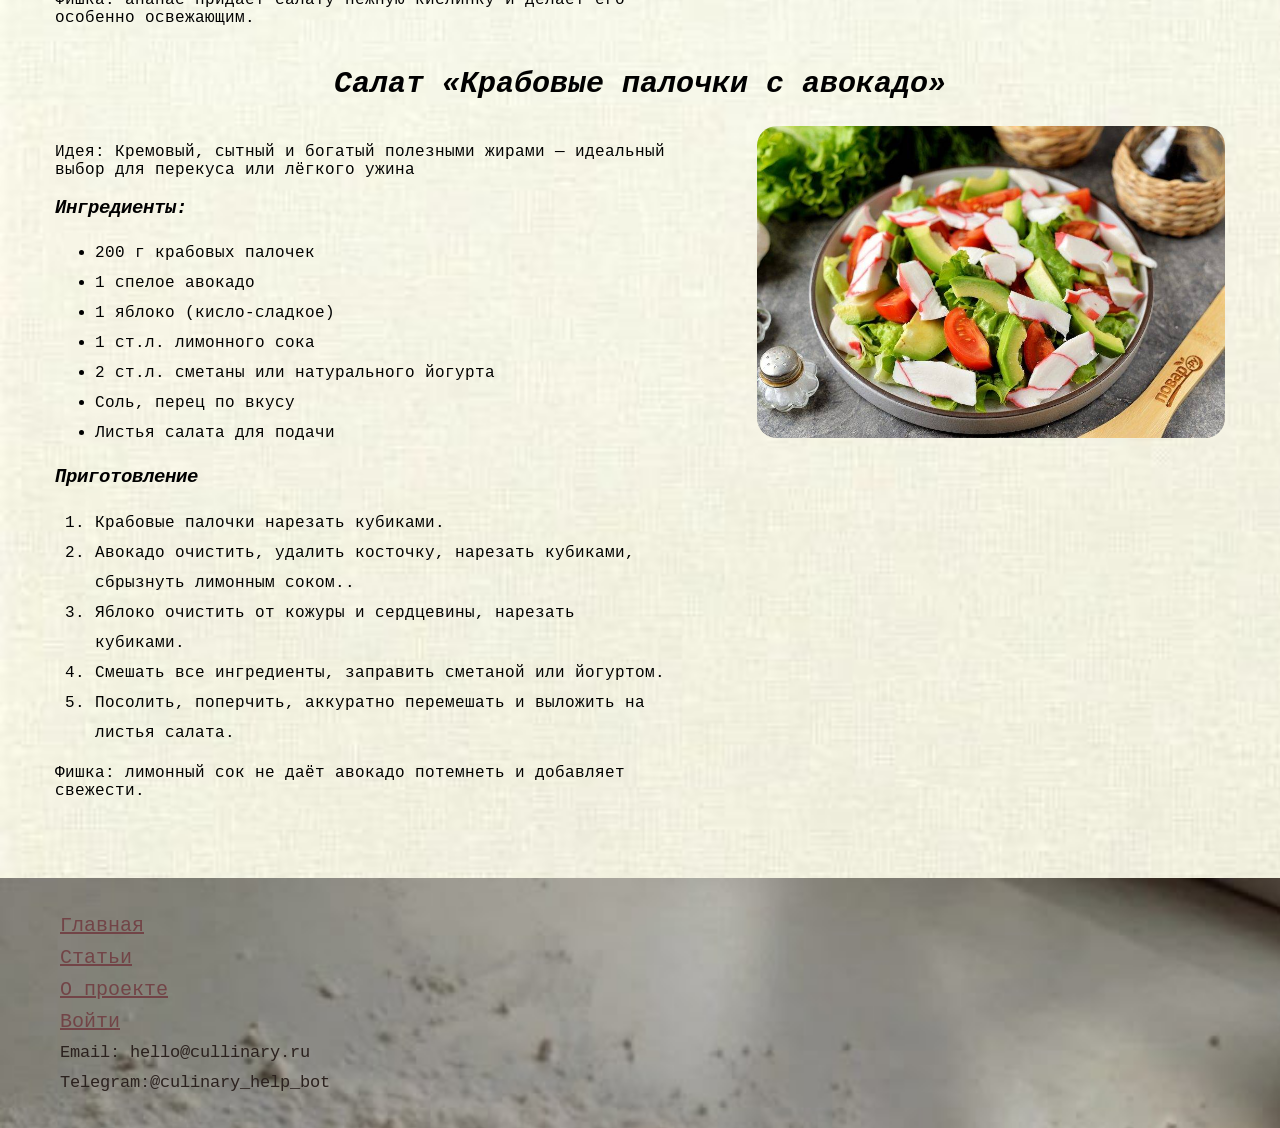
<file: categories/souce-recipe.html>
<!DOCTYPE html>
<html lang="en">
<head>
    <meta charset="UTF-8">
    <meta name="viewport" content="width=device-width, initial-scale=1.0">
    <link rel="stylesheet" href="/css/style.css">
    <title>Салаты</title>
</head>
<body>
    <header>
           
                <div class="head-info">
                    
                    <div class="culinary">
                       <p>Кулинарный <br> <span class="sprav">справочник</span></p>
                    </div>
                    
                    
    
                    <nav>
                        <ul class="menu-list"> 
                            <li class="menu-item">
                                <a class="menu-link" href="/index.html">Главная</a>
                            </li>
                            <li class="menu-item">
                                <a class="menu-link" href="/article.html">Статьи</a>
                            </li>
                            <li class="menu-item">
                                <a class="menu-link" href="/about.html">О проекте</a>
                            </li>
                            <li class="menu-item">
                                <a class="menu-link" href="/login.html">Войти</a>
                            </li>
							 <li class="menu-item">
                                <div class="search-form">
							<input type="text" class="searchIng"
							placeholder="Поиск">
							<button class="ing">Найти!</button>
						        </div>
                            </li>
                        </ul>
                    </nav>
                </div>
           
    
        </header>

		<section class="sup1">

		<div class="container">
			<div class="page-title">
            	<h2>Соусы</h2>
            </div>
				
	<div class="sup-recipes">
		<h2>Салат «Овощной микс»</h2>
					<div class="recipe">
						
						<div class="recipe-desc">
							
							<p>Идея: Свежий, хрустящий и яркий салат из сезонных овощей — идеален для летнего обеда</p>
							<h3>Ингредиенты</h3>
							<ul class="ing-list">
								<li class="ing-item">1 огурец</li>
								<li class="ing-item">2 помидора</li>
								<li class="ing-item">1 сладкий болгарский перец</li>
								<li class="ing-item">1 луковица красного лука</li>
								<li class="ing-item">2 ст.л. оливкового масла</li>
								<li class="ing-item">1 ч.л. бальзамического уксуса</li>
								<li class="ing-item">Соль, перец по вкусу</li>
                                <li class="ing-item">Несколько листиков базилика (по желанию)</li>
							</ul>
							<h3>Приготовление</h3>
							<ol class="cook-list">
								<li class="cook-item">Огурец, помидоры и болгарский перец нарезать кубиками.</li>
								<li class="cook-item">Красный лук тонко нарезать полукольцами.</li>
								<li class="cook-item">Все овощи смешать в миске.</li>
								<li class="cook-item">Заправить оливковым маслом и бальзамическим уксусом, посолить, поперчить.</li>
                                <li class="cook-item">Украсить листиками базилика перед подачей.</li>
							</ol>
							<p>Фишка: можно добавить кусочки моцареллы или феты — получится настоящий греческий вариант!</p>
						</div>
						<img src="/img/VegMix.jpg" alt="">
					</div>
					
					<h2>Салат «Курица с ананасом»</h2>
					<div class="recipe">
						
						<div class="recipe-desc">
							<p>Идея: Сладко-кислый салат с нежной курочкой и тропическим акцентом — быстро, вкусно и необычно</p>
							<h3>Ингредиенты:</h3>
							<ul class="ing-list">
								<li class="ing-item">200 г отварной куриной грудки</li>
								<li class="ing-item">100 г консервированных ананасов (кубиками)</li>
								<li class="ing-item">100 г свежих огурцов</li>
								<li class="ing-item">50 г зелёного салата (например, ромэн)</li>
								<li class="ing-item">500 мл овощного бульона1 ст.л. майонеза или сметаны</li>
								<li class="ing-item">Соль, перец по вкусу</li>
							</ul>
							<h3>Приготовление</h3>
							<ol class="cook-list">
								<li class="cook-item">Курицу нарезать небольшими кусочками.</li>
								<li class="cook-item">Огурцы нарезать тонкими ломтиками, ананасы — кубиками.</li>
								<li class="cook-item">Смешать все ингредиенты в миске.</li>
                                <li class="cook-item">Добавить майонез или сметану, посолить и поперчить по вкусу.</li>
								<li class="cook-item">Аккуратно перемешать и подавать сразу..</li>
							</ol>
							<p>Фишка: ананас придаёт салату нежную кислинку и делает его особенно освежающим.</p>
						</div>
						<img src="/img/ChickenAnanas.png" alt="">
					</div>
					
					<h2>Салат «Крабовые палочки с авокадо»</h2>
					<div class="recipe">
						
						<div class="recipe-desc">
							<p>Идея: Кремовый, сытный и богатый полезными жирами — идеальный выбор для перекуса или лёгкого ужина</p>
							<h3>Ингредиенты:</h3>
							<ul class="ing-list">
								<li class="ing-item">200 г крабовых палочек</li>
								<li class="ing-item">1 спелое авокадо</li>
								<li class="ing-item">1 яблоко (кисло-сладкое)</li>
								<li class="ing-item">1 ст.л. лимонного сока</li>
								<li class="ing-item">2 ст.л. сметаны или натурального йогурта</li>
                                <li class="ing-item">Соль, перец по вкусу</li>
								<li class="ing-item">Листья салата для подачи</li>
							</ul>
							<h3>Приготовление</h3>
							<ol class="cook-list">
								<li class="cook-item">Крабовые палочки нарезать кубиками.</li>
								<li class="cook-item">Авокадо очистить, удалить косточку, нарезать кубиками, сбрызнуть лимонным соком..</li>
								<li class="cook-item">Яблоко очистить от кожуры и сердцевины, нарезать кубиками.</li>
                                <li class="cook-item">Смешать все ингредиенты, заправить сметаной или йогуртом.</li>
								<li class="cook-item">Посолить, поперчить, аккуратно перемешать и выложить на листья салата.</li>
							</ol>
							<p>Фишка: лимонный сок не даёт авокадо потемнеть и добавляет свежести.</p>
						</div>
						<img src="/img/CrabStick.jpg" alt="">
					</div>
	</div>

				
		</div>
		</section>

		 <footer>
         <ul class="menu-list-foot"> 
                            <li class="menu-item-foot">
                                <a class="menu-link" href="/index.html">Главная</a>
                            </li>
                            <li class="menu-item-foot">
                                <a class="menu-link" href="/article.html">Статьи</a>
                            </li>
                            <li class="menu-item-foot">
                                <a class="menu-link" href="/about.html">О проекте</a>
                            </li>
                            <li class="menu-item-foot">
                                <a class="menu-link" href="/login.html">Войти</a>
                            </li>
							<li class="menu-link-kont">
                                Email: hello@cullinary.ru
                            </li>
                            <li class="menu-link-kont">
                                Telegram:@culinary_help_bot
                            </li>
                        </ul>
    </footer>
</body>
</html>
</file>
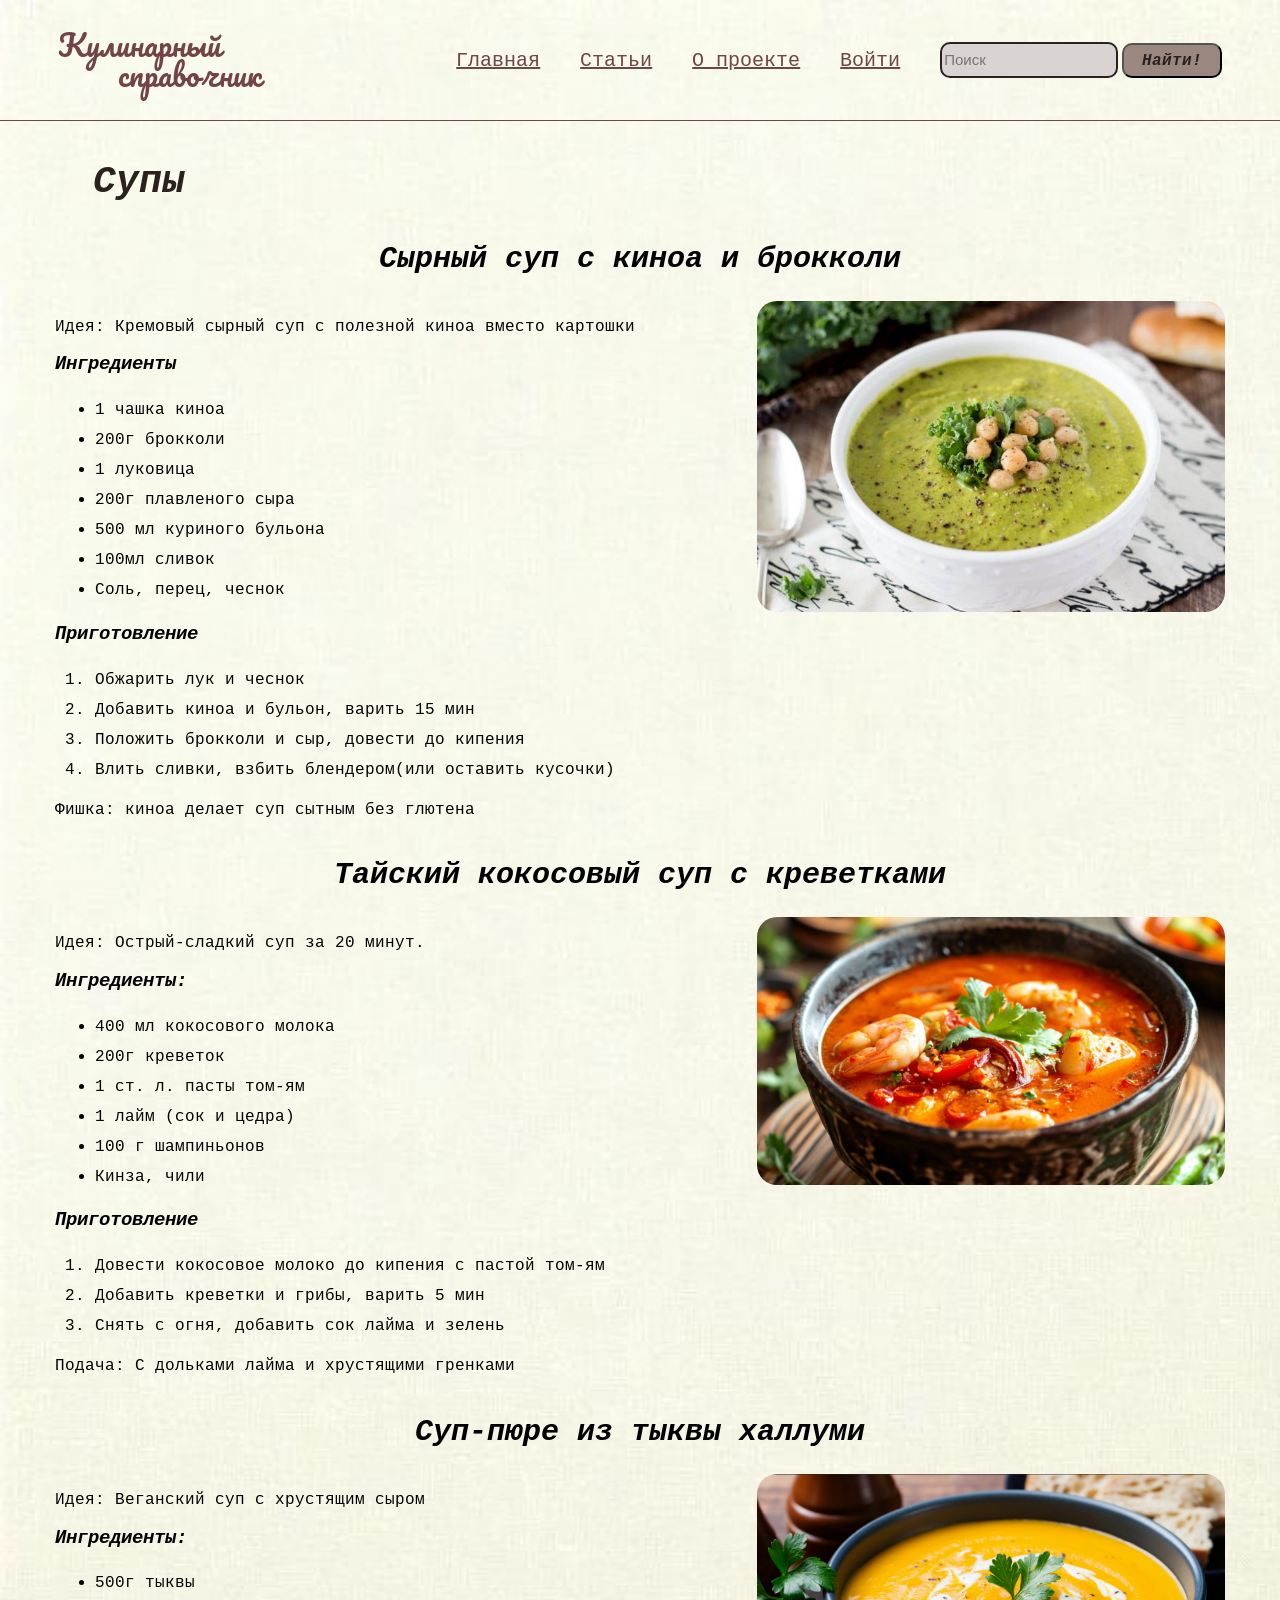
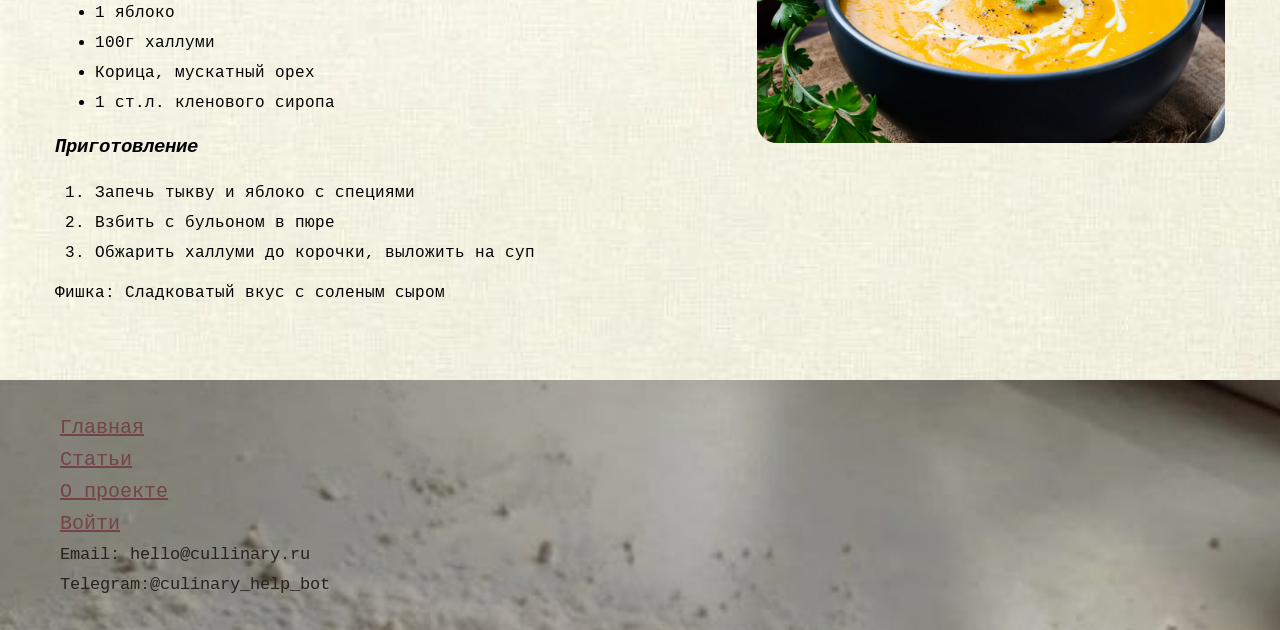
<file: categories/sup-recipe.html>
<!DOCTYPE html>
<html lang="en">
<head>
	<meta charset="UTF-8">
	<meta name="viewport" content="width=device-width, initial-scale=1.0">
	<link rel="stylesheet" href="../css/style.css">
	<title>Супы</title>
</head>
<body>
	<header>
           
                <div class="head-info">
                    
                    <div class="culinary">
                       <p>Кулинарный <br> <span class="sprav">справочник</span></p>
                    </div>
                    
                    
    
                    <nav>
                        <ul class="menu-list"> 
                            <li class="menu-item">
                                <a class="menu-link" href="/index.html">Главная</a>
                            </li>
                            <li class="menu-item">
                                <a class="menu-link" href="/rticle.html">Статьи</a>
                            </li>
                            <li class="menu-item">
                                <a class="menu-link" href="/about.html">О проекте</a>
                            </li>
                            <li class="menu-item">
                                <a class="menu-link" href="/login.html">Войти</a>
                            </li>
							 <li class="menu-item">
                                <div class="textBox">
							<input type="text" class="searchIng"
							placeholder="Поиск">
							<button class="ing">Найти!</button>
						        </div>
                            </li>
                        </ul>
                    </nav>
                </div>
           
    
        </header>

		<section class="sup1">

		<div class="container">
			<div class="page-title">
            	<h2>Супы</h2>
            </div>
				
	<div class="sup-recipes">
		<h2>Сырный суп с киноа и брокколи</h2>
					<div class="recipe">
						
						<div class="recipe-desc">
							
							<p>Идея: Кремовый сырный суп с полезной киноа вместо картошки</p>
							<h3>Ингредиенты</h3>
							<ul class="ing-list">
								<li class="ing-item">1 чашка киноа</li>
								<li class="ing-item"> 200г брокколи</li>
								<li class="ing-item">1 луковица</li>
								<li class="ing-item">200г плавленого сыра</li>
								<li class="ing-item">500 мл куриного бульона</li>
								<li class="ing-item">100мл сливок</li>
								<li class="ing-item">Соль, перец, чеснок</li>
							</ul>
							<h3>Приготовление</h3>
							<ol class="cook-list">
								<li class="cook-item">Обжарить лук и чеснок</li>
								<li class="cook-item">Добавить киноа и бульон, варить 15 мин</li>
								<li class="cook-item">Положить брокколи и сыр, довести до кипения</li>
								<li class="cook-item">Влить сливки, взбить блендером(или оставить кусочки)</li>
							</ol>
							<p>Фишка: киноа делает суп сытным без глютена</p>
						</div>
						<img src="/img/soupBrok.jpg" alt="">
					</div>
					
					<h2>Тайский кокосовый суп с креветками</h2>
					<div class="recipe">
						
						<div class="recipe-desc">
							<p>Идея: Острый-сладкий суп за 20 минут.</p>
							<h3>Ингредиенты:</h3>
							<ul class="ing-list">
								<li class="ing-item">400 мл кокосового молока</li>
								<li class="ing-item"> 200г креветок</li>
								<li class="ing-item">1 ст. л. пасты том-ям</li>
								<li class="ing-item">1 лайм (сок и цедра)</li>
								<li class="ing-item">100 г шампиньонов</li>
								<li class="ing-item">Кинза, чили</li>
							</ul>
							<h3>Приготовление</h3>
							<ol class="cook-list">
								<li class="cook-item">Довести кокосовое молоко до кипения с пастой том-ям</li>
								<li class="cook-item">Добавить креветки и грибы, варить 5 мин</li>
								<li class="cook-item">Снять с огня, добавить сок лайма и зелень</li>
							</ol>
							<p>Подача: С дольками лайма и хрустящими гренками</p>
						</div>
						<img src="/img/Krevetka.jpg" alt="">
					</div>
					
					<h2>Суп-пюре из тыквы халлуми</h2>
					<div class="recipe">
						
						<div class="recipe-desc">
							<p>Идея: Веганский суп с хрустящим сыром</p>
							<h3>Ингредиенты:</h3>
							<ul class="ing-list">
								<li class="ing-item">500г тыквы</li>
								<li class="ing-item"> 1 яблоко</li>
								<li class="ing-item">100г халлуми</li>
								<li class="ing-item">Корица, мускатный орех</li>
								<li class="ing-item">1 ст.л. кленового сиропа</li>
							</ul>
							<h3>Приготовление</h3>
							<ol class="cook-list">
								<li class="cook-item">Запечь тыкву и яблоко с специями</li>
								<li class="cook-item">Взбить с бульоном в пюре</li>
								<li class="cook-item">Обжарить халлуми до корочки, выложить на суп</li>
							</ol>
							<p>Фишка: Сладковатый вкус с соленым сыром</p>
						</div>
						<img src="/img/soupMash.png" alt="">
					</div>
	</div>

				
		</div>
		</section>

		 <footer>
         <ul class="menu-list-foot"> 
                            <li class="menu-item-foot">
                                <a class="menu-link" href="/index.html">Главная</a>
                            </li>
                            <li class="menu-item-foot">
                                <a class="menu-link" href="/article.html">Статьи</a>
                            </li>
                            <li class="menu-item-foot">
                                <a class="menu-link" href="/about.html">О проекте</a>
                            </li>
                            <li class="menu-item-foot">
                                <a class="menu-link" href="/login.html">Войти</a>
                            </li>
							<li class="menu-link-kont">
                                Email: hello@cullinary.ru
                            </li>
                            <li class="menu-link-kont">
                                Telegram:@culinary_help_bot
                            </li>
                        </ul>
    </footer>

		
</body>
</html>
</file>
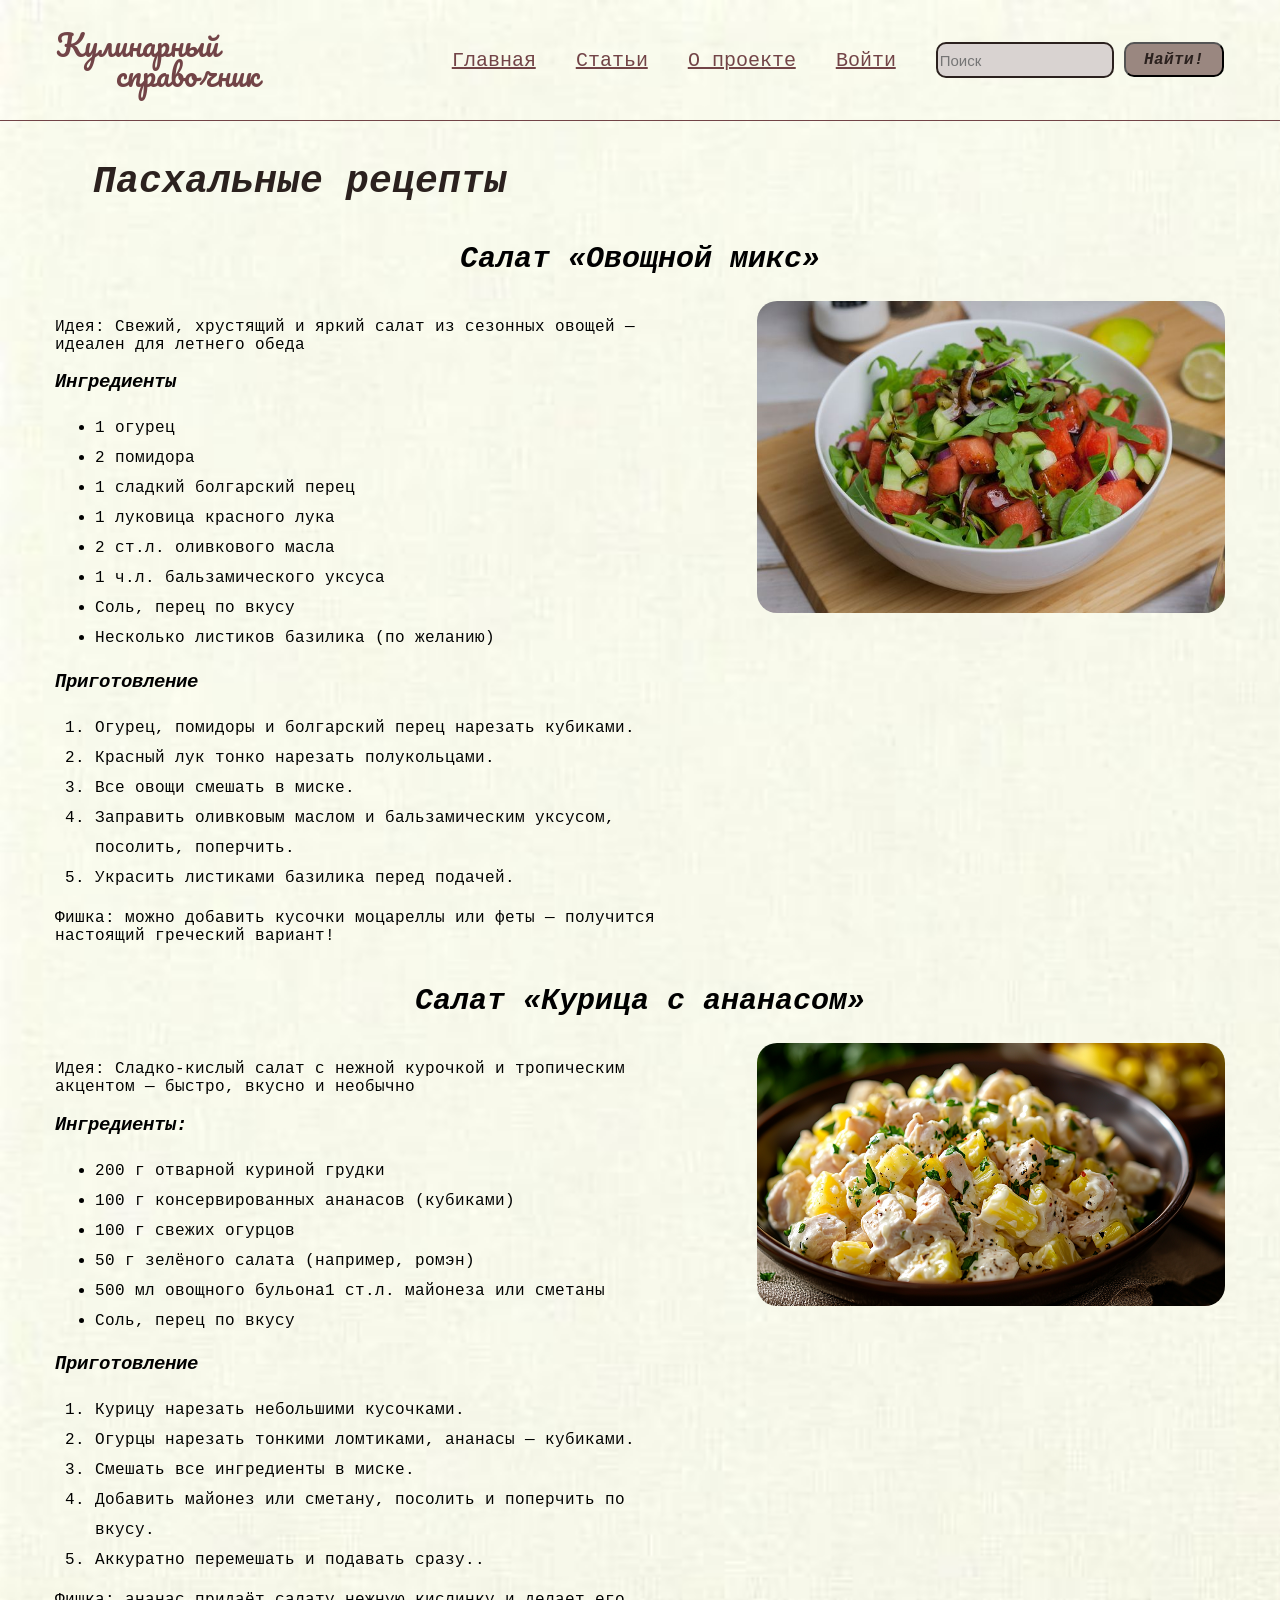
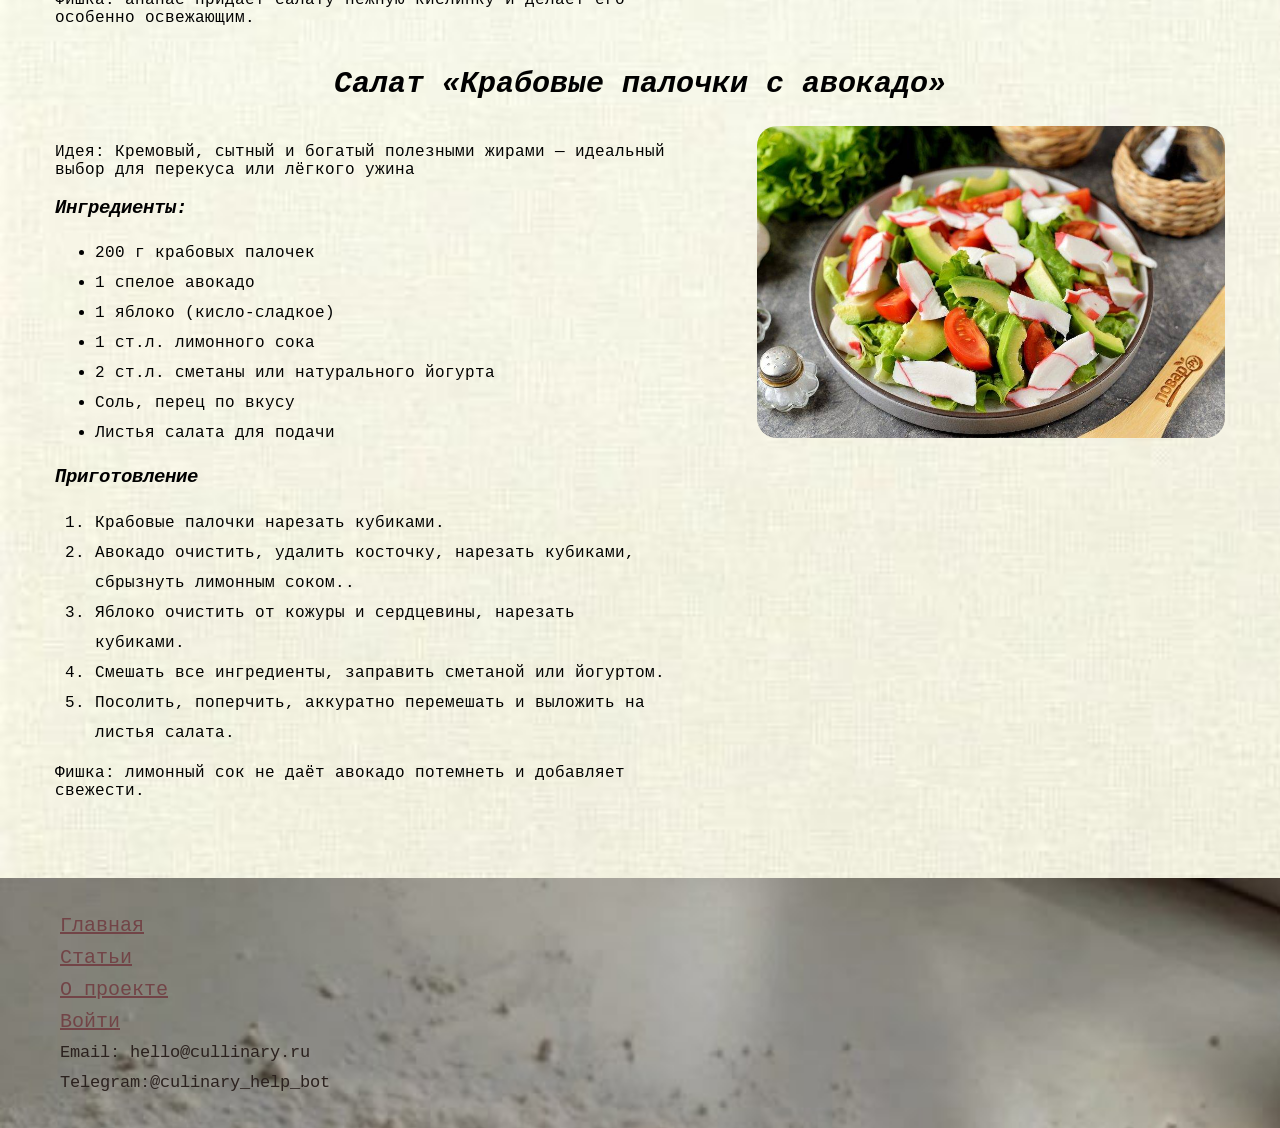
<file: popular/easter-recipe.html>
<!DOCTYPE html>
<html lang="en">
<head>
    <meta charset="UTF-8">
    <meta name="viewport" content="width=device-width, initial-scale=1.0">
    <link rel="stylesheet" href="/css/style.css">
    <title>Салаты</title>
</head>
<body>
    <header>
           
                <div class="head-info">
                    
                    <div class="culinary">
                       <p>Кулинарный <br> <span class="sprav">справочник</span></p>
                    </div>
                    
                    
    
                    <nav>
                        <ul class="menu-list"> 
                            <li class="menu-item">
                                <a class="menu-link" href="/index.html">Главная</a>
                            </li>
                            <li class="menu-item">
                                <a class="menu-link" href="/article.html">Статьи</a>
                            </li>
                            <li class="menu-item">
                                <a class="menu-link" href="/about.html">О проекте</a>
                            </li>
                            <li class="menu-item">
                                <a class="menu-link" href="/login.html">Войти</a>
                            </li>
							 <li class="menu-item">
                                <div class="search-form">
							<input type="text" class="searchIng"
							placeholder="Поиск">
							<button class="ing">Найти!</button>
						        </div>
                            </li>
                        </ul>
                    </nav>
                </div>
           
    
        </header>

		<section class="sup1">

		<div class="container">
			<div class="page-title">
            	<h2>Пасхальные рецепты</h2>
            </div>
				
	<div class="sup-recipes">
		<h2>Салат «Овощной микс»</h2>
					<div class="recipe">
						
						<div class="recipe-desc">
							
							<p>Идея: Свежий, хрустящий и яркий салат из сезонных овощей — идеален для летнего обеда</p>
							<h3>Ингредиенты</h3>
							<ul class="ing-list">
								<li class="ing-item">1 огурец</li>
								<li class="ing-item">2 помидора</li>
								<li class="ing-item">1 сладкий болгарский перец</li>
								<li class="ing-item">1 луковица красного лука</li>
								<li class="ing-item">2 ст.л. оливкового масла</li>
								<li class="ing-item">1 ч.л. бальзамического уксуса</li>
								<li class="ing-item">Соль, перец по вкусу</li>
                                <li class="ing-item">Несколько листиков базилика (по желанию)</li>
							</ul>
							<h3>Приготовление</h3>
							<ol class="cook-list">
								<li class="cook-item">Огурец, помидоры и болгарский перец нарезать кубиками.</li>
								<li class="cook-item">Красный лук тонко нарезать полукольцами.</li>
								<li class="cook-item">Все овощи смешать в миске.</li>
								<li class="cook-item">Заправить оливковым маслом и бальзамическим уксусом, посолить, поперчить.</li>
                                <li class="cook-item">Украсить листиками базилика перед подачей.</li>
							</ol>
							<p>Фишка: можно добавить кусочки моцареллы или феты — получится настоящий греческий вариант!</p>
						</div>
						<img src="/img/VegMix.jpg" alt="">
					</div>
					
					<h2>Салат «Курица с ананасом»</h2>
					<div class="recipe">
						
						<div class="recipe-desc">
							<p>Идея: Сладко-кислый салат с нежной курочкой и тропическим акцентом — быстро, вкусно и необычно</p>
							<h3>Ингредиенты:</h3>
							<ul class="ing-list">
								<li class="ing-item">200 г отварной куриной грудки</li>
								<li class="ing-item">100 г консервированных ананасов (кубиками)</li>
								<li class="ing-item">100 г свежих огурцов</li>
								<li class="ing-item">50 г зелёного салата (например, ромэн)</li>
								<li class="ing-item">500 мл овощного бульона1 ст.л. майонеза или сметаны</li>
								<li class="ing-item">Соль, перец по вкусу</li>
							</ul>
							<h3>Приготовление</h3>
							<ol class="cook-list">
								<li class="cook-item">Курицу нарезать небольшими кусочками.</li>
								<li class="cook-item">Огурцы нарезать тонкими ломтиками, ананасы — кубиками.</li>
								<li class="cook-item">Смешать все ингредиенты в миске.</li>
                                <li class="cook-item">Добавить майонез или сметану, посолить и поперчить по вкусу.</li>
								<li class="cook-item">Аккуратно перемешать и подавать сразу..</li>
							</ol>
							<p>Фишка: ананас придаёт салату нежную кислинку и делает его особенно освежающим.</p>
						</div>
						<img src="/img/ChickenAnanas.png" alt="">
					</div>
					
					<h2>Салат «Крабовые палочки с авокадо»</h2>
					<div class="recipe">
						
						<div class="recipe-desc">
							<p>Идея: Кремовый, сытный и богатый полезными жирами — идеальный выбор для перекуса или лёгкого ужина</p>
							<h3>Ингредиенты:</h3>
							<ul class="ing-list">
								<li class="ing-item">200 г крабовых палочек</li>
								<li class="ing-item">1 спелое авокадо</li>
								<li class="ing-item">1 яблоко (кисло-сладкое)</li>
								<li class="ing-item">1 ст.л. лимонного сока</li>
								<li class="ing-item">2 ст.л. сметаны или натурального йогурта</li>
                                <li class="ing-item">Соль, перец по вкусу</li>
								<li class="ing-item">Листья салата для подачи</li>
							</ul>
							<h3>Приготовление</h3>
							<ol class="cook-list">
								<li class="cook-item">Крабовые палочки нарезать кубиками.</li>
								<li class="cook-item">Авокадо очистить, удалить косточку, нарезать кубиками, сбрызнуть лимонным соком..</li>
								<li class="cook-item">Яблоко очистить от кожуры и сердцевины, нарезать кубиками.</li>
                                <li class="cook-item">Смешать все ингредиенты, заправить сметаной или йогуртом.</li>
								<li class="cook-item">Посолить, поперчить, аккуратно перемешать и выложить на листья салата.</li>
							</ol>
							<p>Фишка: лимонный сок не даёт авокадо потемнеть и добавляет свежести.</p>
						</div>
						<img src="/img/CrabStick.jpg" alt="">
					</div>
	</div>

				
		</div>
		</section>

		 <footer>
         <ul class="menu-list-foot"> 
                            <li class="menu-item-foot">
                                <a class="menu-link" href="/index.html">Главная</a>
                            </li>
                            <li class="menu-item-foot">
                                <a class="menu-link" href="/article.html">Статьи</a>
                            </li>
                            <li class="menu-item-foot">
                                <a class="menu-link" href="/about.html">О проекте</a>
                            </li>
                            <li class="menu-item-foot">
                                <a class="menu-link" href="/login.html">Войти</a>
                            </li>
							<li class="menu-link-kont">
                                Email: hello@cullinary.ru
                            </li>
                            <li class="menu-link-kont">
                                Telegram:@culinary_help_bot
                            </li>
                        </ul>
    </footer>
</body>
</html>
</file>
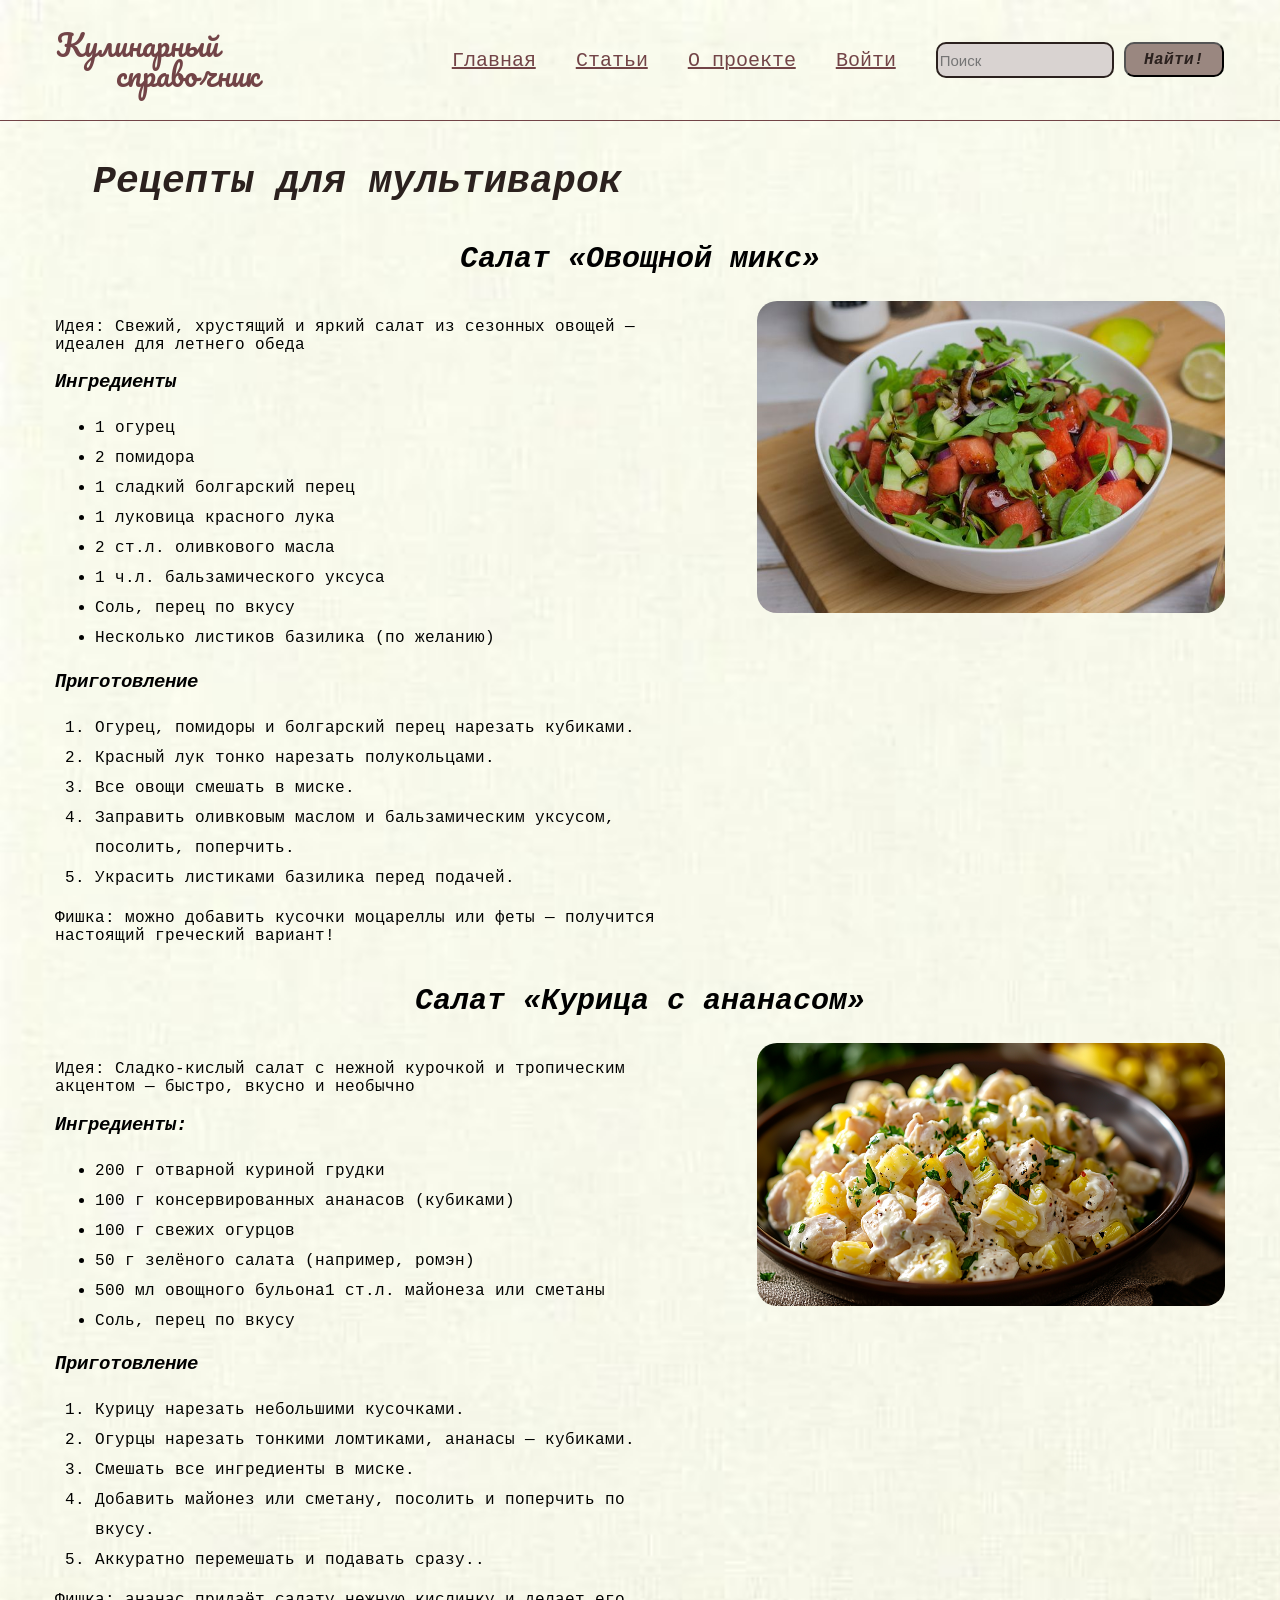
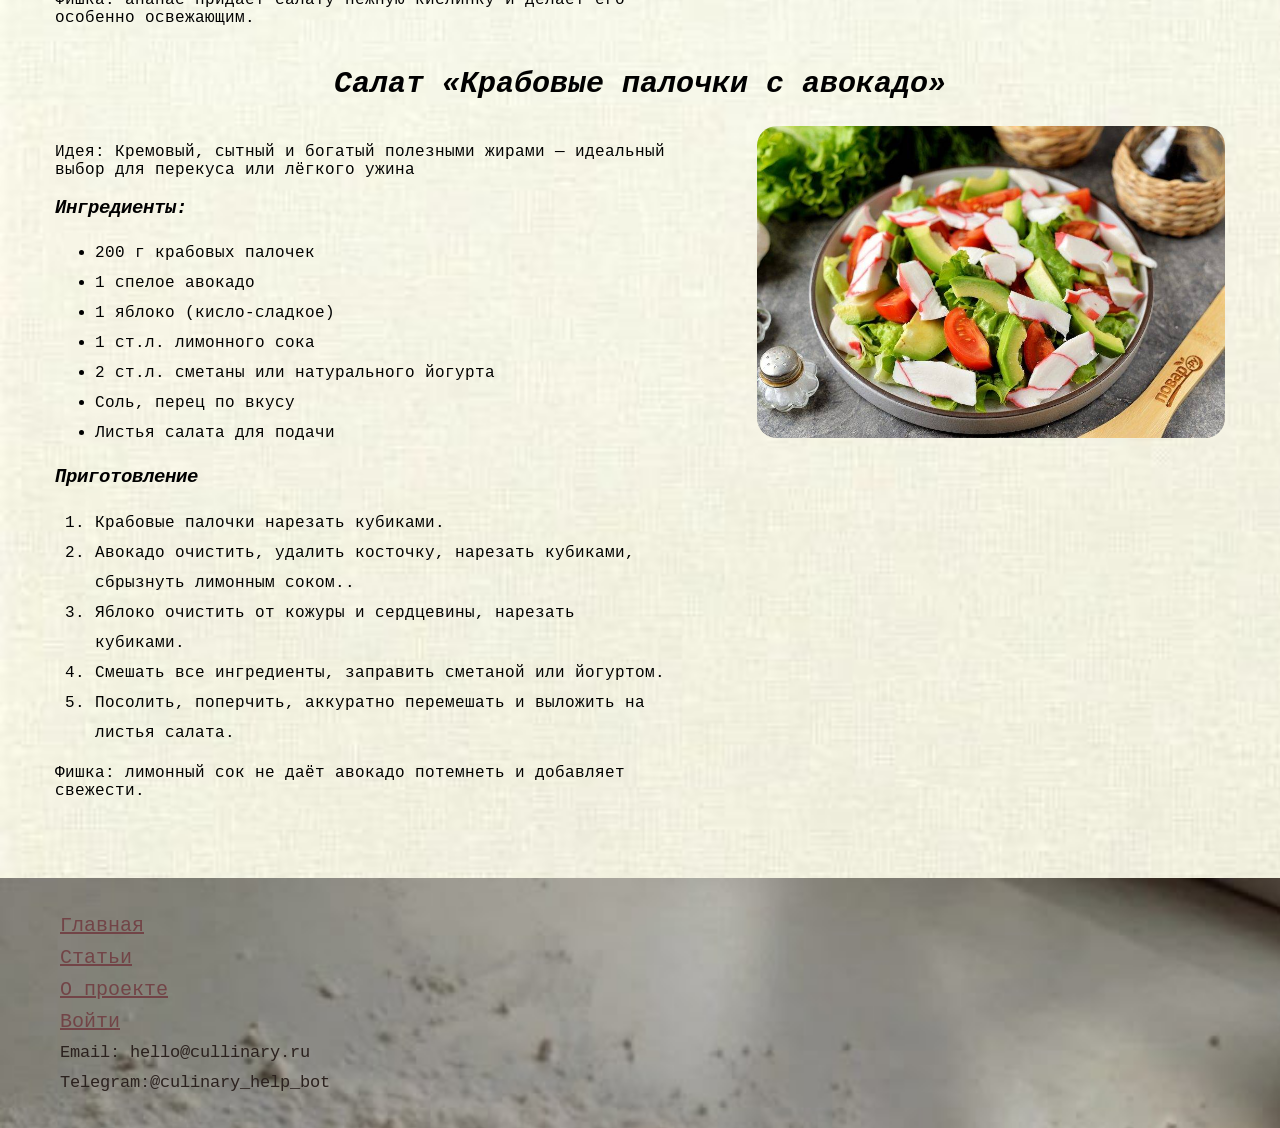
<file: popular/multicook-recipes.html>
<!DOCTYPE html>
<html lang="en">
<head>
    <meta charset="UTF-8">
    <meta name="viewport" content="width=device-width, initial-scale=1.0">
    <link rel="stylesheet" href="/css/style.css">
    <title>Салаты</title>
</head>
<body>
    <header>
           
                <div class="head-info">
                    
                    <div class="culinary">
                       <p>Кулинарный <br> <span class="sprav">справочник</span></p>
                    </div>
                    
                    
    
                    <nav>
                        <ul class="menu-list"> 
                            <li class="menu-item">
                                <a class="menu-link" href="/index.html">Главная</a>
                            </li>
                            <li class="menu-item">
                                <a class="menu-link" href="/article.html">Статьи</a>
                            </li>
                            <li class="menu-item">
                                <a class="menu-link" href="/about.html">О проекте</a>
                            </li>
                            <li class="menu-item">
                                <a class="menu-link" href="/login.html">Войти</a>
                            </li>
							 <li class="menu-item">
                                <div class="search-form">
							<input type="text" class="searchIng"
							placeholder="Поиск">
							<button class="ing">Найти!</button>
						        </div>
                            </li>
                        </ul>
                    </nav>
                </div>
           
    
        </header>

		<section class="sup1">

		<div class="container">
			<div class="page-title">
            	<h2>Рецепты для мультиварок</h2>
            </div>
				
	<div class="sup-recipes">
		<h2>Салат «Овощной микс»</h2>
					<div class="recipe">
						
						<div class="recipe-desc">
							
							<p>Идея: Свежий, хрустящий и яркий салат из сезонных овощей — идеален для летнего обеда</p>
							<h3>Ингредиенты</h3>
							<ul class="ing-list">
								<li class="ing-item">1 огурец</li>
								<li class="ing-item">2 помидора</li>
								<li class="ing-item">1 сладкий болгарский перец</li>
								<li class="ing-item">1 луковица красного лука</li>
								<li class="ing-item">2 ст.л. оливкового масла</li>
								<li class="ing-item">1 ч.л. бальзамического уксуса</li>
								<li class="ing-item">Соль, перец по вкусу</li>
                                <li class="ing-item">Несколько листиков базилика (по желанию)</li>
							</ul>
							<h3>Приготовление</h3>
							<ol class="cook-list">
								<li class="cook-item">Огурец, помидоры и болгарский перец нарезать кубиками.</li>
								<li class="cook-item">Красный лук тонко нарезать полукольцами.</li>
								<li class="cook-item">Все овощи смешать в миске.</li>
								<li class="cook-item">Заправить оливковым маслом и бальзамическим уксусом, посолить, поперчить.</li>
                                <li class="cook-item">Украсить листиками базилика перед подачей.</li>
							</ol>
							<p>Фишка: можно добавить кусочки моцареллы или феты — получится настоящий греческий вариант!</p>
						</div>
						<img src="/img/VegMix.jpg" alt="">
					</div>
					
					<h2>Салат «Курица с ананасом»</h2>
					<div class="recipe">
						
						<div class="recipe-desc">
							<p>Идея: Сладко-кислый салат с нежной курочкой и тропическим акцентом — быстро, вкусно и необычно</p>
							<h3>Ингредиенты:</h3>
							<ul class="ing-list">
								<li class="ing-item">200 г отварной куриной грудки</li>
								<li class="ing-item">100 г консервированных ананасов (кубиками)</li>
								<li class="ing-item">100 г свежих огурцов</li>
								<li class="ing-item">50 г зелёного салата (например, ромэн)</li>
								<li class="ing-item">500 мл овощного бульона1 ст.л. майонеза или сметаны</li>
								<li class="ing-item">Соль, перец по вкусу</li>
							</ul>
							<h3>Приготовление</h3>
							<ol class="cook-list">
								<li class="cook-item">Курицу нарезать небольшими кусочками.</li>
								<li class="cook-item">Огурцы нарезать тонкими ломтиками, ананасы — кубиками.</li>
								<li class="cook-item">Смешать все ингредиенты в миске.</li>
                                <li class="cook-item">Добавить майонез или сметану, посолить и поперчить по вкусу.</li>
								<li class="cook-item">Аккуратно перемешать и подавать сразу..</li>
							</ol>
							<p>Фишка: ананас придаёт салату нежную кислинку и делает его особенно освежающим.</p>
						</div>
						<img src="/img/ChickenAnanas.png" alt="">
					</div>
					
					<h2>Салат «Крабовые палочки с авокадо»</h2>
					<div class="recipe">
						
						<div class="recipe-desc">
							<p>Идея: Кремовый, сытный и богатый полезными жирами — идеальный выбор для перекуса или лёгкого ужина</p>
							<h3>Ингредиенты:</h3>
							<ul class="ing-list">
								<li class="ing-item">200 г крабовых палочек</li>
								<li class="ing-item">1 спелое авокадо</li>
								<li class="ing-item">1 яблоко (кисло-сладкое)</li>
								<li class="ing-item">1 ст.л. лимонного сока</li>
								<li class="ing-item">2 ст.л. сметаны или натурального йогурта</li>
                                <li class="ing-item">Соль, перец по вкусу</li>
								<li class="ing-item">Листья салата для подачи</li>
							</ul>
							<h3>Приготовление</h3>
							<ol class="cook-list">
								<li class="cook-item">Крабовые палочки нарезать кубиками.</li>
								<li class="cook-item">Авокадо очистить, удалить косточку, нарезать кубиками, сбрызнуть лимонным соком..</li>
								<li class="cook-item">Яблоко очистить от кожуры и сердцевины, нарезать кубиками.</li>
                                <li class="cook-item">Смешать все ингредиенты, заправить сметаной или йогуртом.</li>
								<li class="cook-item">Посолить, поперчить, аккуратно перемешать и выложить на листья салата.</li>
							</ol>
							<p>Фишка: лимонный сок не даёт авокадо потемнеть и добавляет свежести.</p>
						</div>
						<img src="/img/CrabStick.jpg" alt="">
					</div>
	</div>

				
		</div>
		</section>

		 <footer>
         <ul class="menu-list-foot"> 
                            <li class="menu-item-foot">
                                <a class="menu-link" href="/index.html">Главная</a>
                            </li>
                            <li class="menu-item-foot">
                                <a class="menu-link" href="/article.html">Статьи</a>
                            </li>
                            <li class="menu-item-foot">
                                <a class="menu-link" href="/about.html">О проекте</a>
                            </li>
                            <li class="menu-item-foot">
                                <a class="menu-link" href="/login.html">Войти</a>
                            </li>
							<li class="menu-link-kont">
                                Email: hello@cullinary.ru
                            </li>
                            <li class="menu-link-kont">
                                Telegram:@culinary_help_bot
                            </li>
                        </ul>
    </footer>
</body>
</html>
</file>
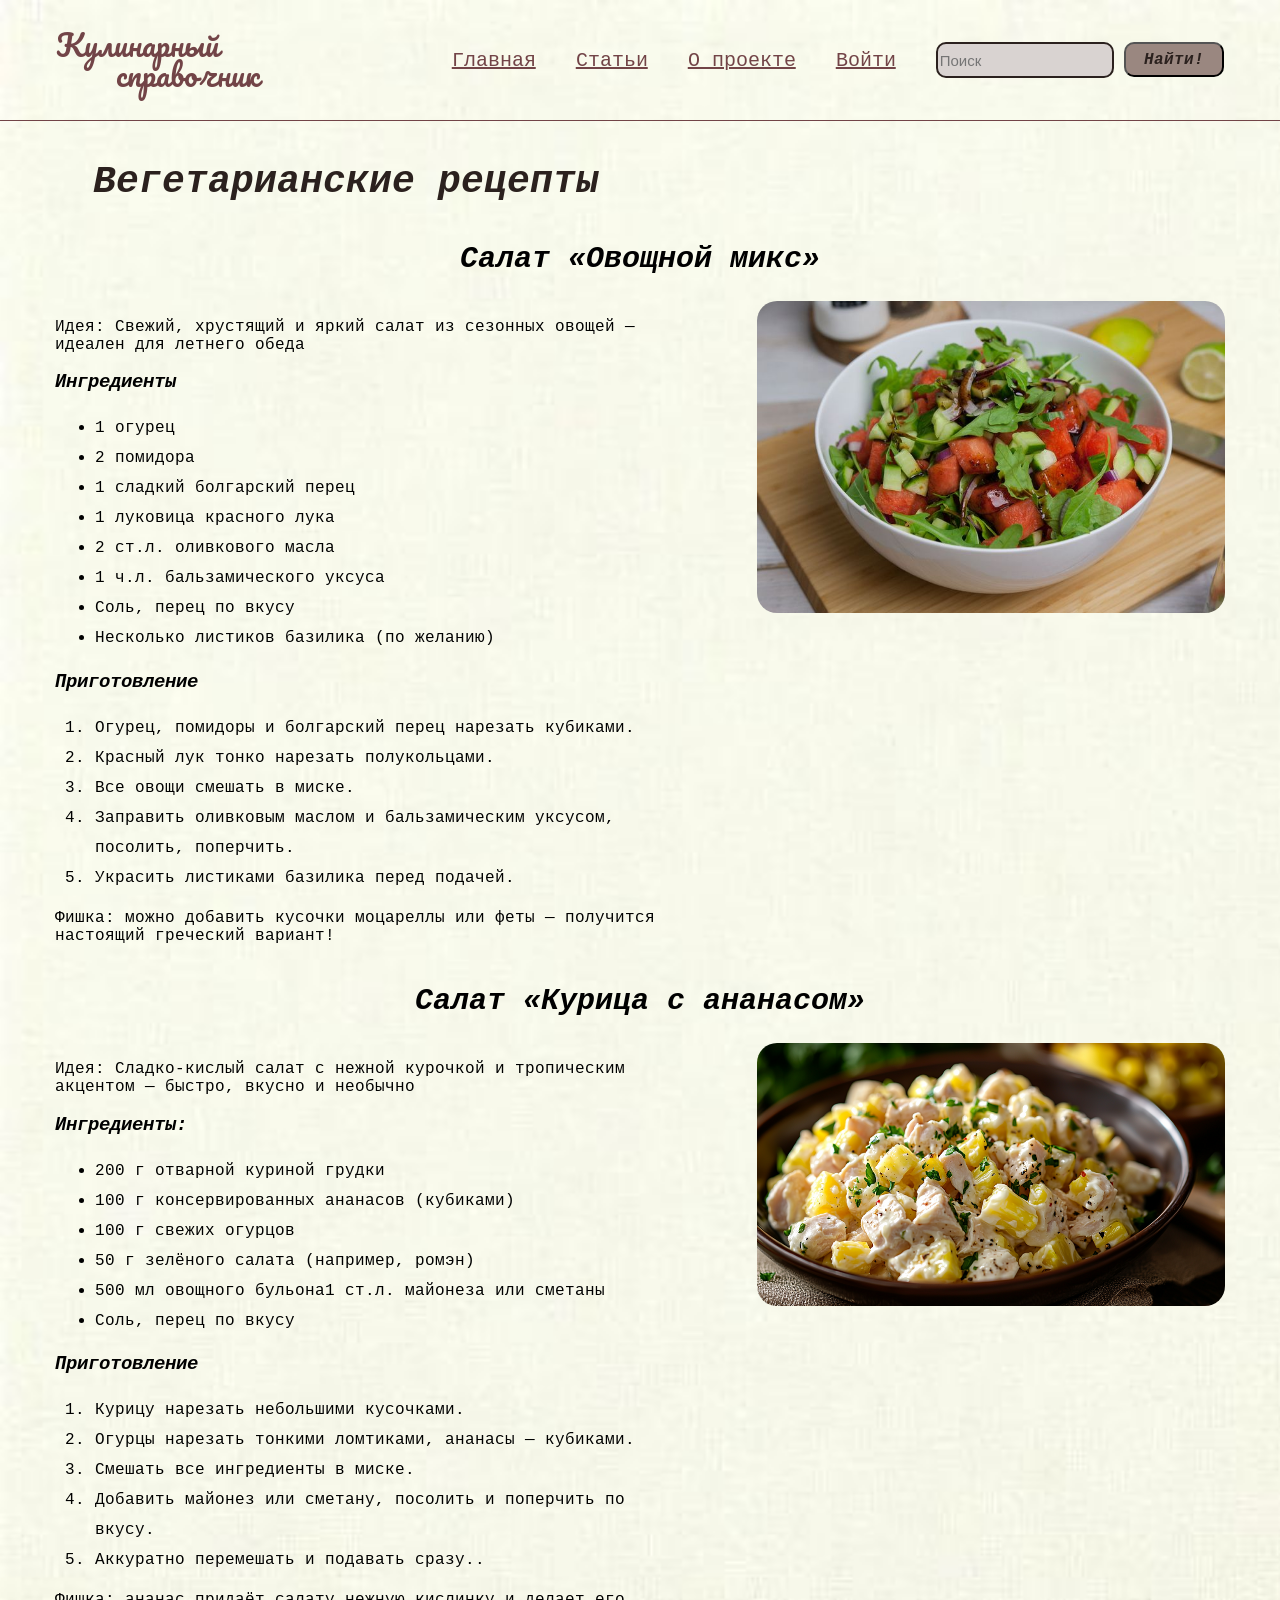
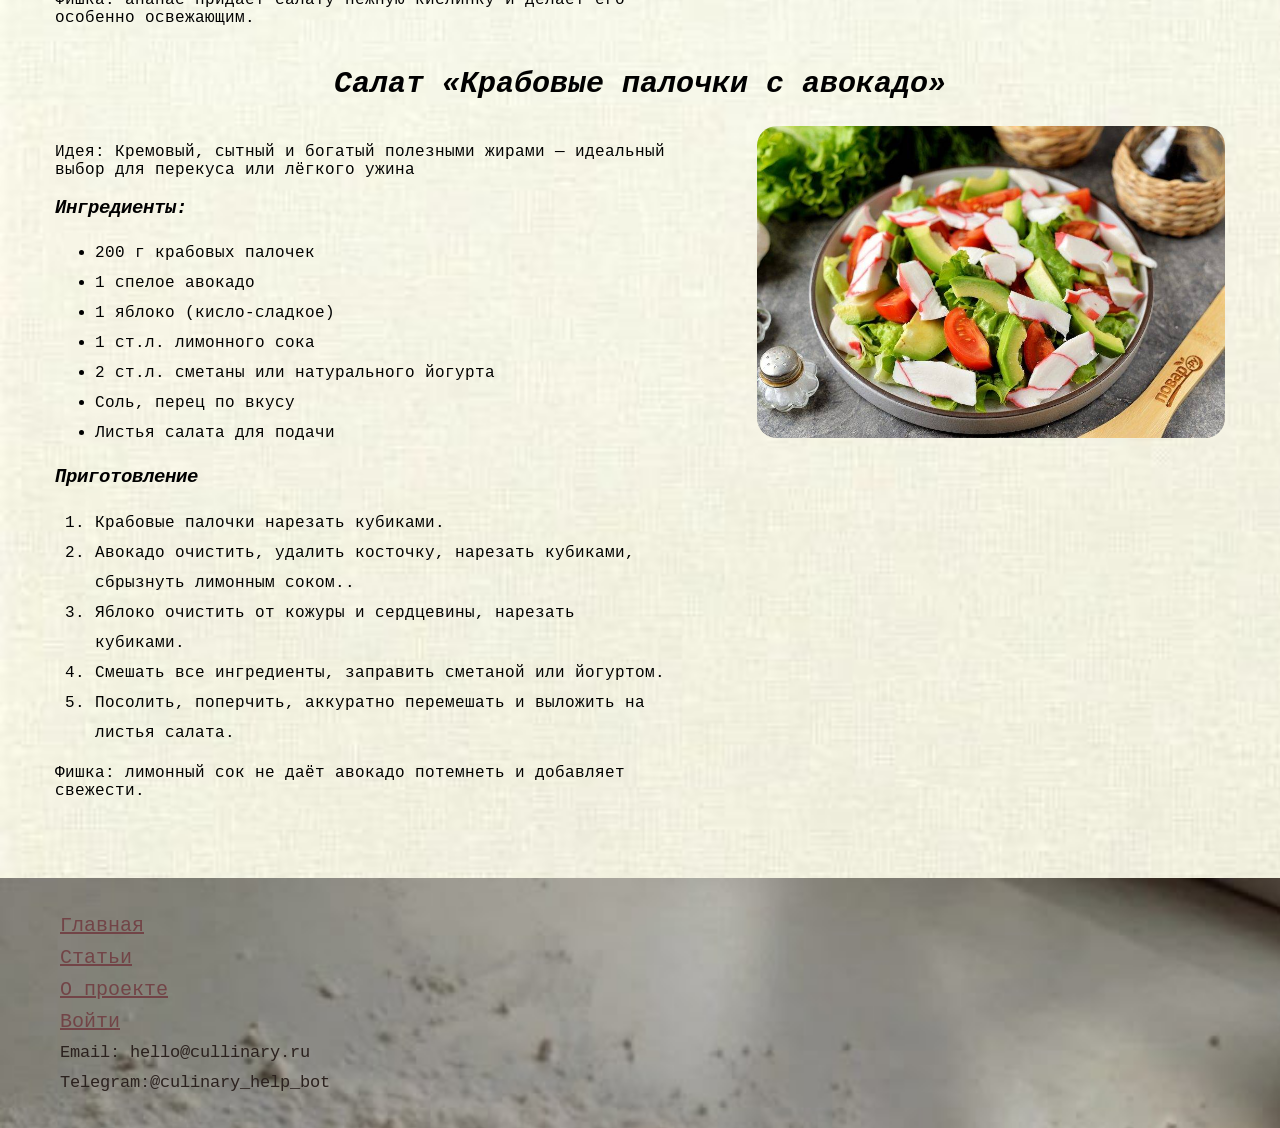
<file: popular/vegan-recipe.html>
<!DOCTYPE html>
<html lang="en">
<head>
    <meta charset="UTF-8">
    <meta name="viewport" content="width=device-width, initial-scale=1.0">
    <link rel="stylesheet" href="/css/style.css">
    <title>Салаты</title>
</head>
<body>
    <header>
           
                <div class="head-info">
                    
                    <div class="culinary">
                       <p>Кулинарный <br> <span class="sprav">справочник</span></p>
                    </div>
                    
                    
    
                    <nav>
                        <ul class="menu-list"> 
                            <li class="menu-item">
                                <a class="menu-link" href="/index.html">Главная</a>
                            </li>
                            <li class="menu-item">
                                <a class="menu-link" href="/article.html">Статьи</a>
                            </li>
                            <li class="menu-item">
                                <a class="menu-link" href="/about.html">О проекте</a>
                            </li>
                            <li class="menu-item">
                                <a class="menu-link" href="/login.html">Войти</a>
                            </li>
							 <li class="menu-item">
                                <div class="search-form">
							<input type="text" class="searchIng"
							placeholder="Поиск">
							<button class="ing">Найти!</button>
						        </div>
                            </li>
                        </ul>
                    </nav>
                </div>
           
    
        </header>

		<section class="sup1">

		<div class="container">
			<div class="page-title">
            	<h2>Вегетарианские рецепты</h2>
            </div>
				
	<div class="sup-recipes">
		<h2>Салат «Овощной микс»</h2>
					<div class="recipe">
						
						<div class="recipe-desc">
							
							<p>Идея: Свежий, хрустящий и яркий салат из сезонных овощей — идеален для летнего обеда</p>
							<h3>Ингредиенты</h3>
							<ul class="ing-list">
								<li class="ing-item">1 огурец</li>
								<li class="ing-item">2 помидора</li>
								<li class="ing-item">1 сладкий болгарский перец</li>
								<li class="ing-item">1 луковица красного лука</li>
								<li class="ing-item">2 ст.л. оливкового масла</li>
								<li class="ing-item">1 ч.л. бальзамического уксуса</li>
								<li class="ing-item">Соль, перец по вкусу</li>
                                <li class="ing-item">Несколько листиков базилика (по желанию)</li>
							</ul>
							<h3>Приготовление</h3>
							<ol class="cook-list">
								<li class="cook-item">Огурец, помидоры и болгарский перец нарезать кубиками.</li>
								<li class="cook-item">Красный лук тонко нарезать полукольцами.</li>
								<li class="cook-item">Все овощи смешать в миске.</li>
								<li class="cook-item">Заправить оливковым маслом и бальзамическим уксусом, посолить, поперчить.</li>
                                <li class="cook-item">Украсить листиками базилика перед подачей.</li>
							</ol>
							<p>Фишка: можно добавить кусочки моцареллы или феты — получится настоящий греческий вариант!</p>
						</div>
						<img src="/img/VegMix.jpg" alt="">
					</div>
					
					<h2>Салат «Курица с ананасом»</h2>
					<div class="recipe">
						
						<div class="recipe-desc">
							<p>Идея: Сладко-кислый салат с нежной курочкой и тропическим акцентом — быстро, вкусно и необычно</p>
							<h3>Ингредиенты:</h3>
							<ul class="ing-list">
								<li class="ing-item">200 г отварной куриной грудки</li>
								<li class="ing-item">100 г консервированных ананасов (кубиками)</li>
								<li class="ing-item">100 г свежих огурцов</li>
								<li class="ing-item">50 г зелёного салата (например, ромэн)</li>
								<li class="ing-item">500 мл овощного бульона1 ст.л. майонеза или сметаны</li>
								<li class="ing-item">Соль, перец по вкусу</li>
							</ul>
							<h3>Приготовление</h3>
							<ol class="cook-list">
								<li class="cook-item">Курицу нарезать небольшими кусочками.</li>
								<li class="cook-item">Огурцы нарезать тонкими ломтиками, ананасы — кубиками.</li>
								<li class="cook-item">Смешать все ингредиенты в миске.</li>
                                <li class="cook-item">Добавить майонез или сметану, посолить и поперчить по вкусу.</li>
								<li class="cook-item">Аккуратно перемешать и подавать сразу..</li>
							</ol>
							<p>Фишка: ананас придаёт салату нежную кислинку и делает его особенно освежающим.</p>
						</div>
						<img src="/img/ChickenAnanas.png" alt="">
					</div>
					
					<h2>Салат «Крабовые палочки с авокадо»</h2>
					<div class="recipe">
						
						<div class="recipe-desc">
							<p>Идея: Кремовый, сытный и богатый полезными жирами — идеальный выбор для перекуса или лёгкого ужина</p>
							<h3>Ингредиенты:</h3>
							<ul class="ing-list">
								<li class="ing-item">200 г крабовых палочек</li>
								<li class="ing-item">1 спелое авокадо</li>
								<li class="ing-item">1 яблоко (кисло-сладкое)</li>
								<li class="ing-item">1 ст.л. лимонного сока</li>
								<li class="ing-item">2 ст.л. сметаны или натурального йогурта</li>
                                <li class="ing-item">Соль, перец по вкусу</li>
								<li class="ing-item">Листья салата для подачи</li>
							</ul>
							<h3>Приготовление</h3>
							<ol class="cook-list">
								<li class="cook-item">Крабовые палочки нарезать кубиками.</li>
								<li class="cook-item">Авокадо очистить, удалить косточку, нарезать кубиками, сбрызнуть лимонным соком..</li>
								<li class="cook-item">Яблоко очистить от кожуры и сердцевины, нарезать кубиками.</li>
                                <li class="cook-item">Смешать все ингредиенты, заправить сметаной или йогуртом.</li>
								<li class="cook-item">Посолить, поперчить, аккуратно перемешать и выложить на листья салата.</li>
							</ol>
							<p>Фишка: лимонный сок не даёт авокадо потемнеть и добавляет свежести.</p>
						</div>
						<img src="/img/CrabStick.jpg" alt="">
					</div>
	</div>

				
		</div>
		</section>

		 <footer>
         <ul class="menu-list-foot"> 
                            <li class="menu-item-foot">
                                <a class="menu-link" href="/index.html">Главная</a>
                            </li>
                            <li class="menu-item-foot">
                                <a class="menu-link" href="/article.html">Статьи</a>
                            </li>
                            <li class="menu-item-foot">
                                <a class="menu-link" href="/about.html">О проекте</a>
                            </li>
                            <li class="menu-item-foot">
                                <a class="menu-link" href="/login.html">Войти</a>
                            </li>
							<li class="menu-link-kont">
                                Email: hello@cullinary.ru
                            </li>
                            <li class="menu-link-kont">
                                Telegram:@culinary_help_bot
                            </li>
                        </ul>
    </footer>
</body>
</html>
</file>
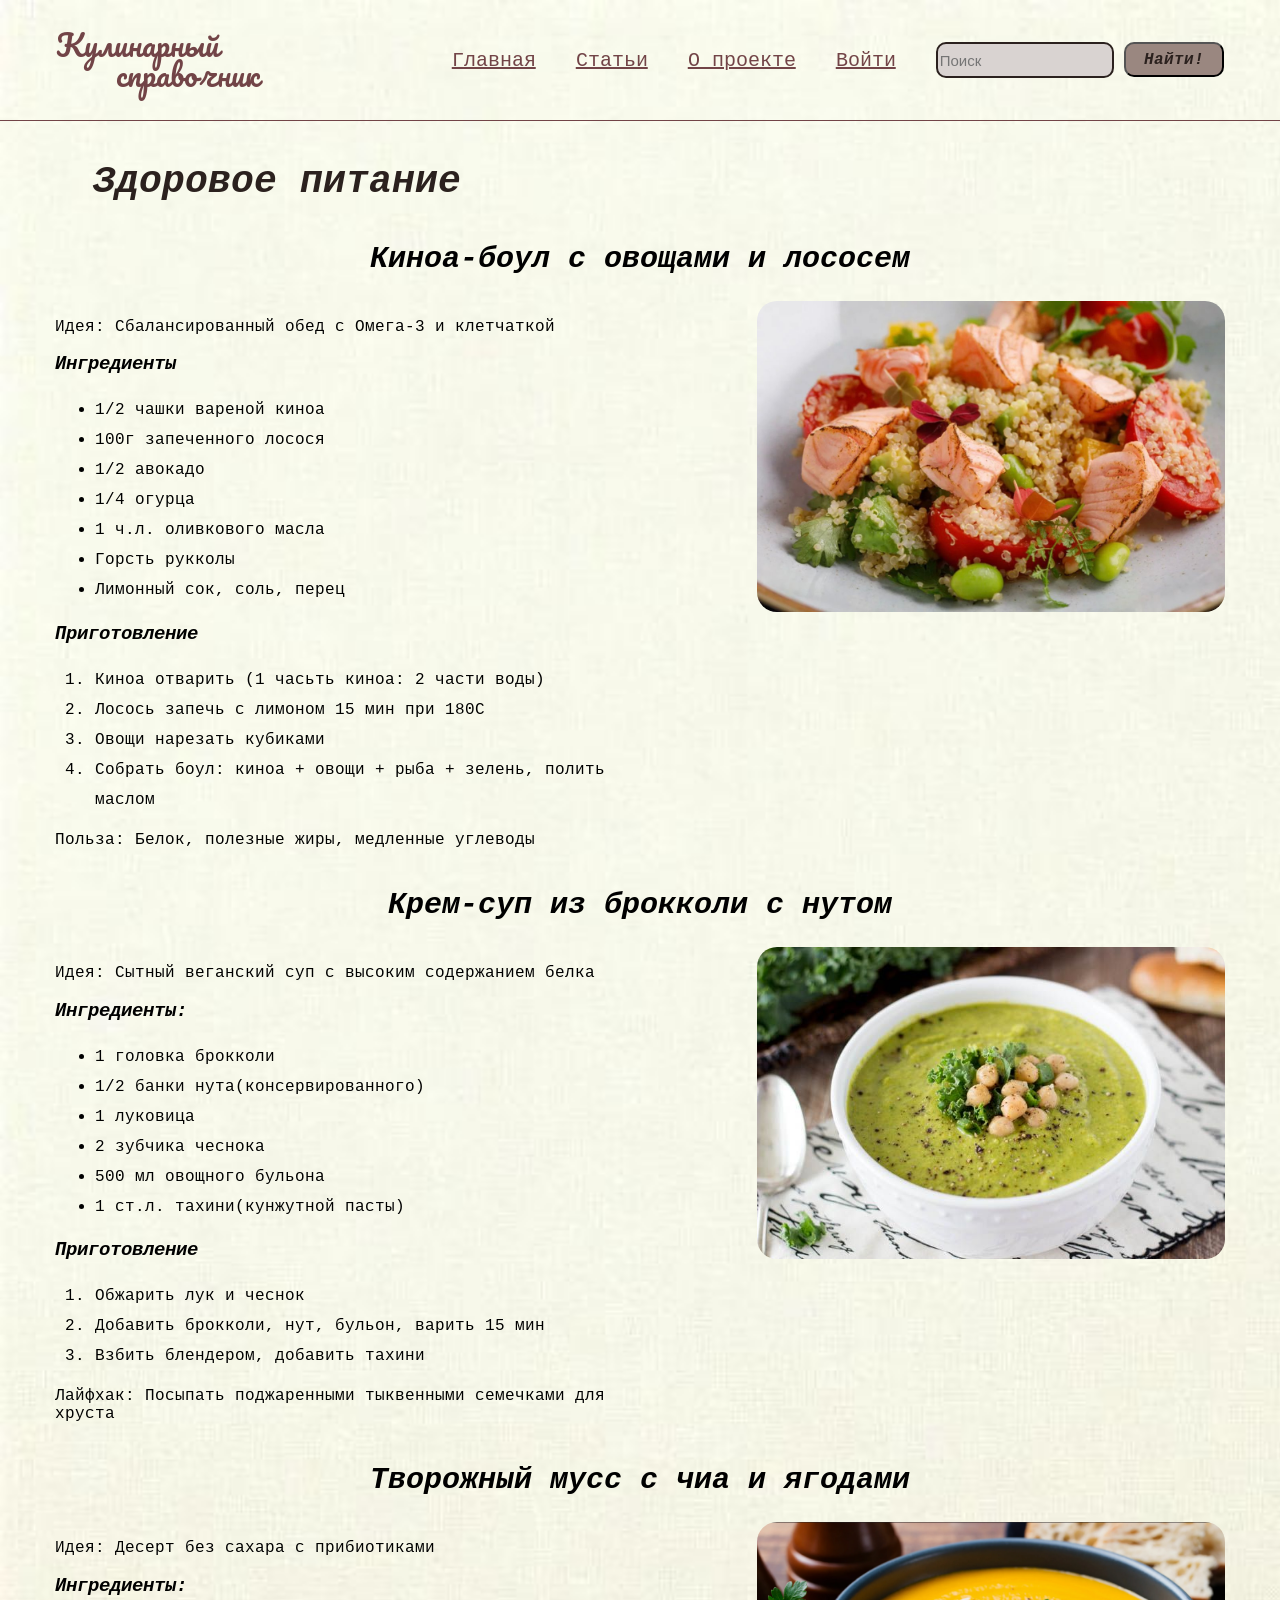
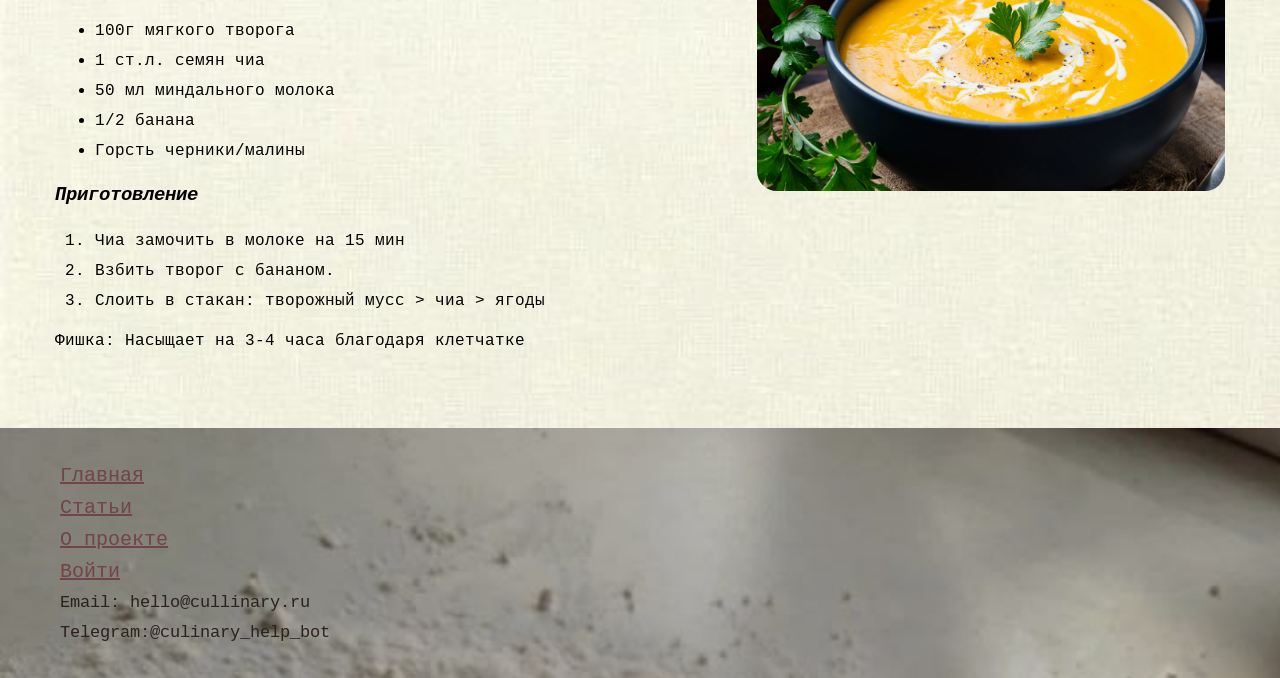
<file: popular/zoch-recipe.html>
<!DOCTYPE html>
<html lang="en">
<head>
	<meta charset="UTF-8">
	<meta name="viewport" content="width=device-width, initial-scale=1.0">
	<link rel="stylesheet" href="/css/style.css">
	<title>Здоровое питание</title>
</head>
<body>
	<header>
           
                <div class="head-info">
                    
                    <div class="culinary">
                       <p>Кулинарный <br> <span class="sprav">справочник</span></p>
                    </div>
                    
                    
    
                    <nav>
                        <ul class="menu-list"> 
                            <li class="menu-item">
                                <a class="menu-link" href="/index.html">Главная</a>
                            </li>
                            <li class="menu-item">
                                <a class="menu-link" href="/article.html">Статьи</a>
                            </li>
                            <li class="menu-item">
                                <a class="menu-link" href="/about.html">О проекте</a>
                            </li>
                            <li class="menu-item">
                                <a class="menu-link" href="/login.html">Войти</a>
                            </li>
							 <li class="menu-item">
                                <div class="search-form">
							<input type="text" class="searchIng"
							placeholder="Поиск">
							<button class="ing">Найти!</button>
						        </div>
                            </li>
                        </ul>
                    </nav>
                </div>
           
    
        </header>

		<section class="sup1">

		<div class="container">
			<div class="page-title">
            	<h2>Здоровое питание</h2>
            </div>
				
	<div class="sup-recipes">
		<h2>Киноа-боул с овощами и лососем</h2>
					<div class="recipe">
						
						<div class="recipe-desc">
							
							<p>Идея: Сбалансированный обед с Омега-3 и клетчаткой</p>
							<h3>Ингредиенты</h3>
							<ul class="ing-list">
								<li class="ing-item">1/2 чашки вареной киноа</li>
								<li class="ing-item"> 100г запеченного лосося</li>
								<li class="ing-item">1/2 авокадо</li>
								<li class="ing-item">1/4 огурца</li>
								<li class="ing-item">1 ч.л. оливкового масла</li>
								<li class="ing-item">Горсть рукколы</li>
								<li class="ing-item">Лимонный сок, соль, перец</li>
							</ul>
							<h3>Приготовление</h3>
							<ol class="cook-list">
								<li class="cook-item">Киноа отварить (1 часьть киноа: 2 части воды)</li>
								<li class="cook-item">Лосось запечь с лимоном 15 мин при 180С</li>
								<li class="cook-item">Овощи нарезать кубиками</li>
								<li class="cook-item">Собрать боул: киноа + овощи + рыба + зелень, полить маслом</li>
							</ol>
							<p>Польза: Белок, полезные жиры, медленные углеводы</p>
						</div>
						<img src="/img/Boul.jpeg" alt="">
					</div>
					
					<h2>Крем-суп из брокколи с нутом</h2>
					<div class="recipe">
						
						<div class="recipe-desc">
							<p>Идея: Сытный веганский суп с высоким содержанием белка</p>
							<h3>Ингредиенты:</h3>
							<ul class="ing-list">
								<li class="ing-item">1 головка брокколи</li>
								<li class="ing-item"> 1/2 банки нута(консервированного)</li>
								<li class="ing-item">1 луковица</li>
								<li class="ing-item">2 зубчика чеснока</li>
								<li class="ing-item">500 мл овощного бульона</li>
								<li class="ing-item">1 ст.л. тахини(кунжутной пасты)</li>
							</ul>
							<h3>Приготовление</h3>
							<ol class="cook-list">
								<li class="cook-item">Обжарить лук и чеснок</li>
								<li class="cook-item">Добавить брокколи, нут, бульон, варить 15 мин</li>
								<li class="cook-item">Взбить блендером, добавить тахини</li>
							</ol>
							<p>Лайфхак: Посыпать поджаренными тыквенными семечками для хруста</p>
						</div>
						<img src="/img/soupBrok.jpg" alt="">
					</div>
					
					<h2>Творожный мусс с чиа и ягодами</h2>
					<div class="recipe">
						
						<div class="recipe-desc">
							<p>Идея: Десерт без сахара с прибиотиками</p>
							<h3>Ингредиенты:</h3>
							<ul class="ing-list">
								<li class="ing-item">100г мягкого творога</li>
								<li class="ing-item">1 ст.л. семян чиа</li>
								<li class="ing-item">50 мл миндального молока</li>
								<li class="ing-item">1/2 банана</li>
								<li class="ing-item">Горсть черники/малины</li>
							</ul>
							<h3>Приготовление</h3>
							<ol class="cook-list">
								<li class="cook-item">Чиа замочить в молоке на 15 мин</li>
								<li class="cook-item">Взбить творог с бананом.</li>
								<li class="cook-item">Слоить в стакан: творожный мусс >  чиа > ягоды</li>
							</ol>
							<p>Фишка: Насыщает на 3-4 часа благодаря клетчатке</p>
						</div>
						<img src="/img/soupMash.png" alt="">
					</div>
	</div>

				
		</div>
		</section>

		 <footer>
         <ul class="menu-list-foot"> 
                            <li class="menu-item-foot">
                                <a class="menu-link" href="/index.html">Главная</a>
                            </li>
                            <li class="menu-item-foot">
                                <a class="menu-link" href="/article.html">Статьи</a>
                            </li>
                            <li class="menu-item-foot">
                                <a class="menu-link" href="/about.html">О проекте</a>
                            </li>
                            <li class="menu-item-foot">
                                <a class="menu-link" href="/login.html">Войти</a>
                            </li>
							<li class="menu-link-kont">
                                Email: hello@cullinary.ru
                            </li>
                            <li class="menu-link-kont">
                                Telegram:@culinary_help_bot
                            </li>
                        </ul>
    </footer>

</body>
</html>
</file>
<file: css/style.css>
@import url(../css/fonts.css);

body{
    box-sizing: border-box;
    margin: 0 auto;
    padding: 0;
    background-image: url(../img/bgc1.png) ;
    background-size: cover;
    background-repeat: no-repeat;
    
}

.container{
    width: 100%;
    max-width: 1170px;
    margin: 0 auto;
}





/* хедэр */
.head-info{
    /* margin-top: 15px; */
    display: flex;
    justify-content: space-around;
    align-items: center;
    border-bottom: 1px solid #724447;


}

.cake1{
    width: 50px;
    height: 50px;
    opacity: 0.8;
}

.menu-list{
    display: flex;
    align-items: center;
    list-style: none;
}



.menu-item{
    margin-left: 40px;
}



.menu-link{
    text-decoration: underline;
    font-family: "Cousine";
    font-weight: 400;
    font-size: 20px;
    color: #724447;
}

.menu-link-active{
    text-decoration: underline;
    font-family: "Cousine";
    font-weight: 700;
    font-size: 20px;
    color: #593f36;
}

.menu-link-kont{
    font-family: "Cousine";
    font-weight: 400;
    font-size: 17px;
    color: #2b211e;
}

.culinary p{
    font-family: "Pacifico" ;
    font-weight: 400;
    color: #724447;
    font-size: 30px;
    margin-bottom: 0 0 5px 0;
    line-height: 30px;
}

.sprav{
    margin-left: 60px;
}

/* Готовка */

/* Красивое */
.cooking{
    margin-top: 30px;
}

.header-cooking{
    background-image: url(../img/Culinary.jpg);
    width: 100%;
    height: 800px;
    background-repeat: no-repeat;
    background-size: cover;
    backdrop-filter: blur(1.5px);
}

.recipes{
    height: 400px;
    justify-content: space-between;
    display: flex;
    gap: 50px;

    h2{
        margin-left: 100px;
        font-size: 50px;
        font-family: "Cousine";
        font-weight: 400;
        line-height: 70px;
        font-style: italic;
        color: #2b211e;
        text-shadow: -3px 3px 2px rgba(0, 0, 0, 0.2);
    }
}


.rab{
    margin-left: 170px;
}

.cake{
    background-image: url(../img/cake1.svg);
    width: 300px;
    height: 300px;
    background-repeat: no-repeat;
    background-size: cover;
    opacity: 0.8;
    align-self: flex-end;
}

/* Поиск */
.search{
    margin: 0 auto;
    width: 900px;
    margin-top: 60px;
    display: flex;
    justify-content: space-around;
	align-items: center;
}

.dropdownCat{
    position: relative;
    /* display: inline-block; */
}

.dropdown-btn{
    background: none;
    border: none;
    color: #2b211e;
    font-size: 30px;
    font-family: "Cousine";
    font-weight: 600;
    text-decoration: underline;
}

.dropdown-btn1{
    background: none;
    border: none;
    color: #2b211e;
    font-size: 30px;
    font-family: "Cousine";
    font-weight: 600;
    margin-right: 20px;
    text-decoration: underline;

}

.dropdown-btn:hover{
    color: #724447;
}

.dropdown-btn1:hover{
    color: #724447;
}

.dropdown-btn::before{
    content: "";
    display: inline-block;
    width: 40px;
    height: 40px;
    mask-image: url(../img/category.svg);
    mask-size: contain;
    margin-right: 10px;
    vertical-align: middle;
    background-color: #2b211e;
}

.dropdown-btn1::before{
    content: "";
    display: inline-block;
    width: 40px;
    height: 40px;
    mask-image: url(../img/crown.svg);
    mask-size: contain;
    margin-right: 10px;
    vertical-align: middle;
    background-color: #2b211e;
}

.search-form{
	display: flex;
	gap: 10px;
	
}

.searchIng{
	width: 170px;
	height: 30px;
	border: 2px solid #2b211e;
	border-radius: 10px;
	font-size: 15px;
	background-color: #d9d3d1;
}

.ing{
	background: #9a8780;
	border-radius: 10px;
	width: 100px;
	height: 35px;
	font-size: 16px;
	color: #2b211e;
	font-family: "Cousine";
	font-weight: 600;
	
}

.dropdown-content{
    display: none;
    position: absolute;
    background-color: #9a8780;
    min-width: 160px;
    font: inherit;
    font-size: 20px;
  
    /* z-index: 1; */

    a{
        /* display: block; */
        padding: 10px;
        text-decoration: none;
        color: #2b211e;
    }
}

.dropdownCat:hover .dropdown-content{
    display: flex;
    flex-direction: column;
}

.dropdownPop:hover .dropdown-content{
    display: flex;
    flex-direction: column;
}

/* супы */
.sup-recipes{
	h2{
		text-align: center;
		font-family: "Cousine";
		font-size: 30px;
		font-weight: 600;
	}
}

/* .recipes{
	margin-top: 50px;

	
} */

.recipe{
	display: flex;
	justify-content: space-between;
	img{
		width: 40%;
		height: 60%;
		background-size: cover;
		border-radius: 20px;
		margin-left: 90px;
	}
}

.recipe-desc{
	font-family: "Cousine";
	.ing-item{
		line-height: 30px;
	}

	.cook-item{
		line-height: 30px;
	}
}

/* Новинки */


.section-heading{
    width: 100%;
    max-width: 1170px;
    margin: 0 auto;
    display: flex;
    align-items: center;

    h2{
        color: #2b211e;
        font-size: 25px;
        font-family: "Cousine";
        font-weight: 600;
        margin-left: 10px;
    }

   
}



.line{
    background-color: #2b211e;
    width: 50px;
    height: 1px;
}

.carousel{
    margin-top: 40px;
}

.cards{
    margin-top: 30px;
    display: flex;
    gap: 200px;
    width: 100%;
    max-width: 1900px;

}

.card{
    width: 400px;
    height: auto;
    display: flex;
    flex-direction: column;
    background-color: #9a8780;
    border-radius: 20px;

    img{
        width: 100%;
        height: 300px;
        border-radius: 20px 20px 0 0;

    }
}



.description{
    padding:  10px 15px 10px 15px ;
    display: flex;
    flex-direction: column;

    a{
        margin-top: 10px;
        margin-bottom: 10px;
        line-height: 25px;
        font-family: "Cousine";
        font-weight: 600;
        color: #2b211e;;

    }

    p{
        font-family: "Cousine";
        font-weight: 400px;
        margin: 0;
    }
}

.card:nth-child(1){
    margin-left: 20vw;
}

/* Автор */
.author{
    margin-top: 150px;
}

.about{
    display: flex;
    gap: 250px;

    p{
        font-size: 18px;
        font-family: "Cousine";
        font-weight: 400;
        position: relative;
        font-style: italic;
        line-height: 30px;
    }
}

.author1{
    display: flex;
    align-items: center;
    gap: 25px;
    align-self: flex-start;
    margin-top: 20px;
}

.ava{
    background-image: url(../img/Anna.jpg);
    background-size: cover;
    background-repeat: no-repeat;
    width: 50px;
    height: 50px;
    border-radius: 30px;
    box-shadow: 0 0 10px rgba(0, 0, 0, 0.5);
}

.name{
    font-size: 20px;
    font-family: "Cousine";
    font-weight: 600;
    display: inline-block;
    width: 150px;
    a{
        color: #2b211e;
    }
}

.cake2{
    background-image: url(../img/cake2.svg);
    width: 400px;
    height: 400px;
    position: absolute;
    opacity: 0.4;
    margin-left: 900px;
    margin-top: 100px;
    z-index: -1;
}

/* футер */
footer{
    height: auto;
    z-index: 0;
    background-image: url(../img/Culinary.jpg);
    width: 100%;
    background-repeat: no-repeat;
    background-size: cover;
    backdrop-filter: blur(1.5px);
    padding: 20px;
    margin-top: 7vh;
}

.menu-list-foot{
    display: flex;
    flex-direction: column;
    gap: 10px;
    list-style: none;
}


/* Статьи */
.page-title{
    width: 100%;
    max-width: 1600px;
    margin: 3vw;
    font-family: "Cousine";
    font-weight: 600;
    font-size: 25px;
    color: #2b211e;
}

.articles{
    margin-top: 30px;
}

.container-grid{
    width: 100%;
    max-width: 1600px;
    /* margin: 0 auto; */
    margin: 3vw;
    display: grid;
    gap: 30px;
    grid-template-columns: repeat(auto-fit, minmax(500px, 1fr));
    grid-template-rows: auto auto auto;
}

.title1{
    display: flex;
    align-items: center;
    gap: 10px;

    h2{
        font-family: "Cousine";
        font-weight: 600;
        font-size: 25px;
        color: #2b211e;
    }
}

.art-content{
    display: flex;
    flex-wrap: wrap;
    gap: 10px;
}

.art-card{
    width: 230px;
    height: 300px;
    background-color: #fff;
    border-radius: 30px;
    overflow: hidden;
    padding: 10px;
    padding-bottom: 10px;
    box-shadow: -2px 2px 1px rgba(0, 0, 0, 0.2);

    a{
        text-decoration: underline solid #2b211e;
    }
    h2{
        font-family: "Cousine";
        font-weight: 600;
        font-size: 20px;
        color: #2b211e;
    }

    p{
        font-family: "Cousine";
        font-weight: 400;
        font-size: 15px;
    }
}

.art-card-1{
    background-color: #fff;
    height: 300px;
    border-radius: 30px;
    padding: 10px;
    box-shadow: -2px 2px 1px rgba(0, 0, 0, 0.2);

    a{
        text-decoration: underline solid #2b211e;
    }
    h2{
        font-family: "Cousine";
        font-weight: 600;
        font-size: 20px;
        color: #2b211e;
    }

    p{
        font-family: "Cousine";
        font-weight: 400;
        font-size: 15px;
    }
}

/* О проекте */
.heading{
	z-index: 0;
	margin-top: 60px;
	position: relative;
}

.head{
	width: 100%;
	max-width: 900px;
	margin: 0 auto;
	font-family: "Cousine";
	font-size: 20px;
	font-weight: 400;
	font-style: italic;
	color: #724447;
	border-bottom: 2px solid #724447;
}

.head .page-title{
    margin: 0 auto;
    text-align: center;
    font: size 37px;
}

.philosophy{
	position: relative;
	z-index: 0;
	margin-top: 30px;

	h2{
		font-family: "Cousine";
		font-weight: 600;
		text-decoration: underline;
		font-size: 30px;
		color: #724447;
	}
}

.container-phil{
	width: 100%;
	max-width: 800px;
	margin: 30px auto;
}

.phil-list{
	h3{
		font-family: "Cousine";
		font-weight: 600;
		color: #2b211e;
	}

	p{
		font-family: "Cousine";
		font-weight: 400;
		color: #2b211e;
		font-size: 18px;
	}
}

.plate{
	background-image: url(../img/plate.svg);
	position: absolute;
	width: 300px;
	height: 300px;
	z-index: -1;
	opacity: 0.8;
	background-size: cover;
	right: 0;
	bottom: 0;
	margin-right: 15px;
	
	
}

.chef{
	background-image: url(../img/cookColour.svg);
	position: absolute;
	width: 300px;
	height: 300px;
	z-index: -1;
	background-size: cover;
	opacity: 0.7;
	top: 0;
	margin-left: 10px;
	
}

.history{
	margin-top: 60px;
	

	p{
		font-family: "Cousine";
		font-weight: 400;
		font-style: italic;
		font-size: 25px;
		color: #9a8780;
	}
}

.container-history{
	padding: 20px;
	border-bottom: 1px solid#724447;
	border-top: 1px solid#724447;
	width: 100%;
	max-width: 900px;
	margin: 10px auto;

    h2{
        text-align: center;
        font-family: "Cousine";
		font-weight: 600;
        color: #7a6c67;
    }
}

.dif-for{
	font-family: "Cousine";
	width: 100%;
	max-width: 1200px;
	margin: 0 auto;
	display: flex;
	justify-content: space-between;
}

.for-who{
	align-self: flex-start;
	}

.difference{
	h2{
		font-family: "Cousine";
		font-weight: 600;
		font-size: 30px;
		color: #2b211e;
	}
}

.dif-list{
	list-style-type: none;
	position: relative;
	h3{
		font-weight: 600;
	}
	p{
		font-size: 18px;
		font-weight: 400;
	}
}

.dif-list li::before{
	content: ">>";
	padding-right: 0.5em;
	color: #2b211e;
	font-weight: 400;
	font-size: 20px;
	position: absolute;
	left: 0;
}

.forwho{
	h2{
		font-family: "Cousine";
		font-weight: 600;
		font-size: 30px;
		color: #2b211e;
	}
}

.for-list{
	list-style-type: none;
	position: relative;
	li{
		font-size: 18px;
		font-weight: 400;
		line-height: 30px;
	}
}

.for-list li::before{
	content: "~";
	padding-right: 0.5em;
	color: #2b211e;
	font-weight: 400;
	font-size: 25px;
	position: absolute;
	left: 0;
}

.kontakt{
	margin-top: 60px;

}

.kont-list li{
	font-family: "Cousine";
	font-size: 20px;
	font-weight: 400;
	line-height: 50px;
}

.bold{
	font-weight: 600;
}





/* Войти */
.login{
	margin-top: 30px;
    margin-bottom: 15vh;
}

.auth-form{
	max-width: 400px;
	margin: 0 auto;
	padding: 25px;
	border-radius: 10px;
	box-shadow: 0 0 15px rgba(0, 0, 0, 0.1);
	background: #fff;
	font-family: "Cousine";
	display: flex;
	flex-direction: column;
}

.auth-form h2{
	text-align: center;
	font-weight: 600;
	color: #2b211e;
	margin-bottom: 20px;
}

.form-group{
	margin-bottom: 15px;

	label{
		display: block;
		margin-bottom: 5px;
		font-weight: 600;
	}
}

.form-group input{
	width: 95%;
	padding: 10px;
	border: 1px solid #2b211e;
	border-radius: 5px;
	font-size: 16px;
}
.form-group input:focus{
	border-color: #724447;
	/* outline: none; */
}

.reg-btn{
	align-self: center;
	background: #724447;
	border: #2b211e;
	width: 50%;
	height: 40px;
	border-radius: 15px;
	font-size: 20px;
	color: #d9d3d1;
	font-weight: 600;
	margin-top: 20px;
}

.login-link{
	margin-top: 25px;
	align-self: center;
}


.final{
	margin-top: 40px;
}

.container-final{
	width: 100%;
	max-width: 1100px;
	margin: 0 auto;
	font-family: "Cousine";
	font-size: 20px;
	font-weight: 400;
	font-style: italic;
	color: #724447;
	border-top: 2px solid #724447;
	text-align: center;
}
</file>
